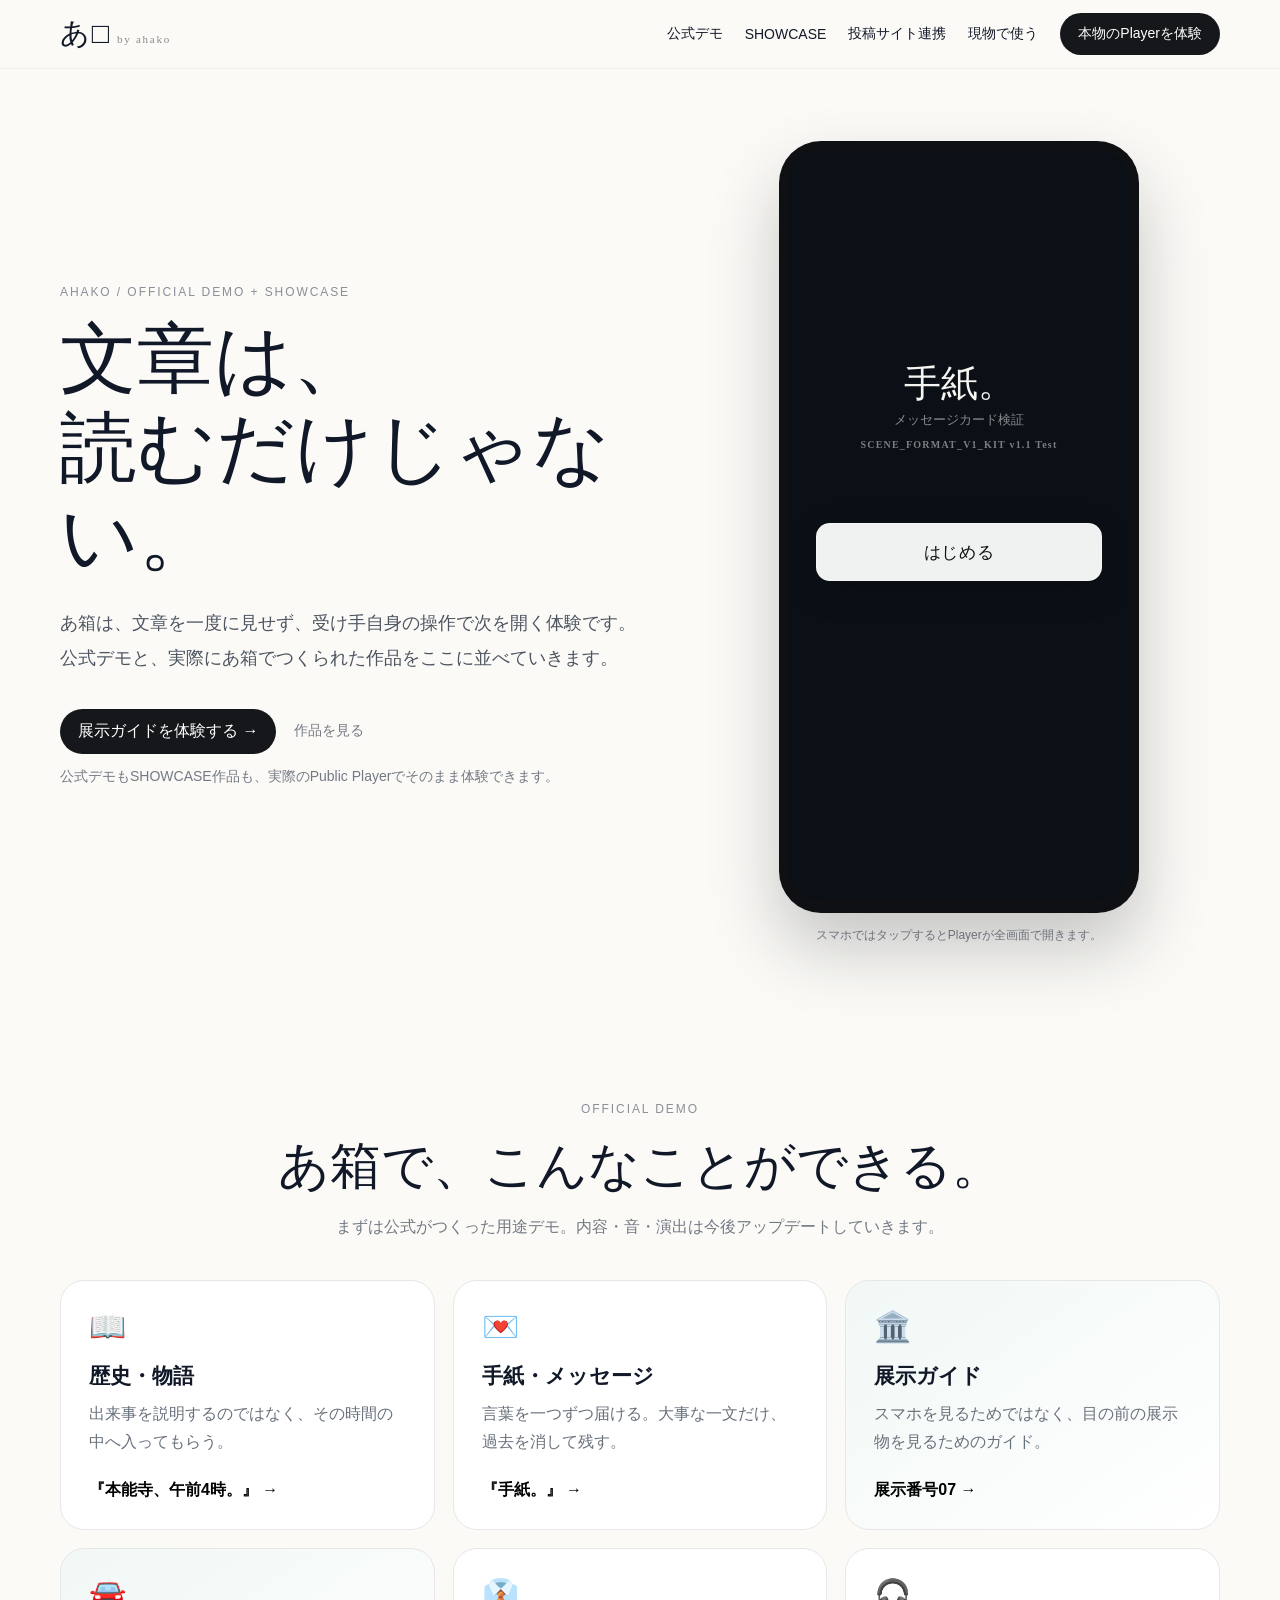
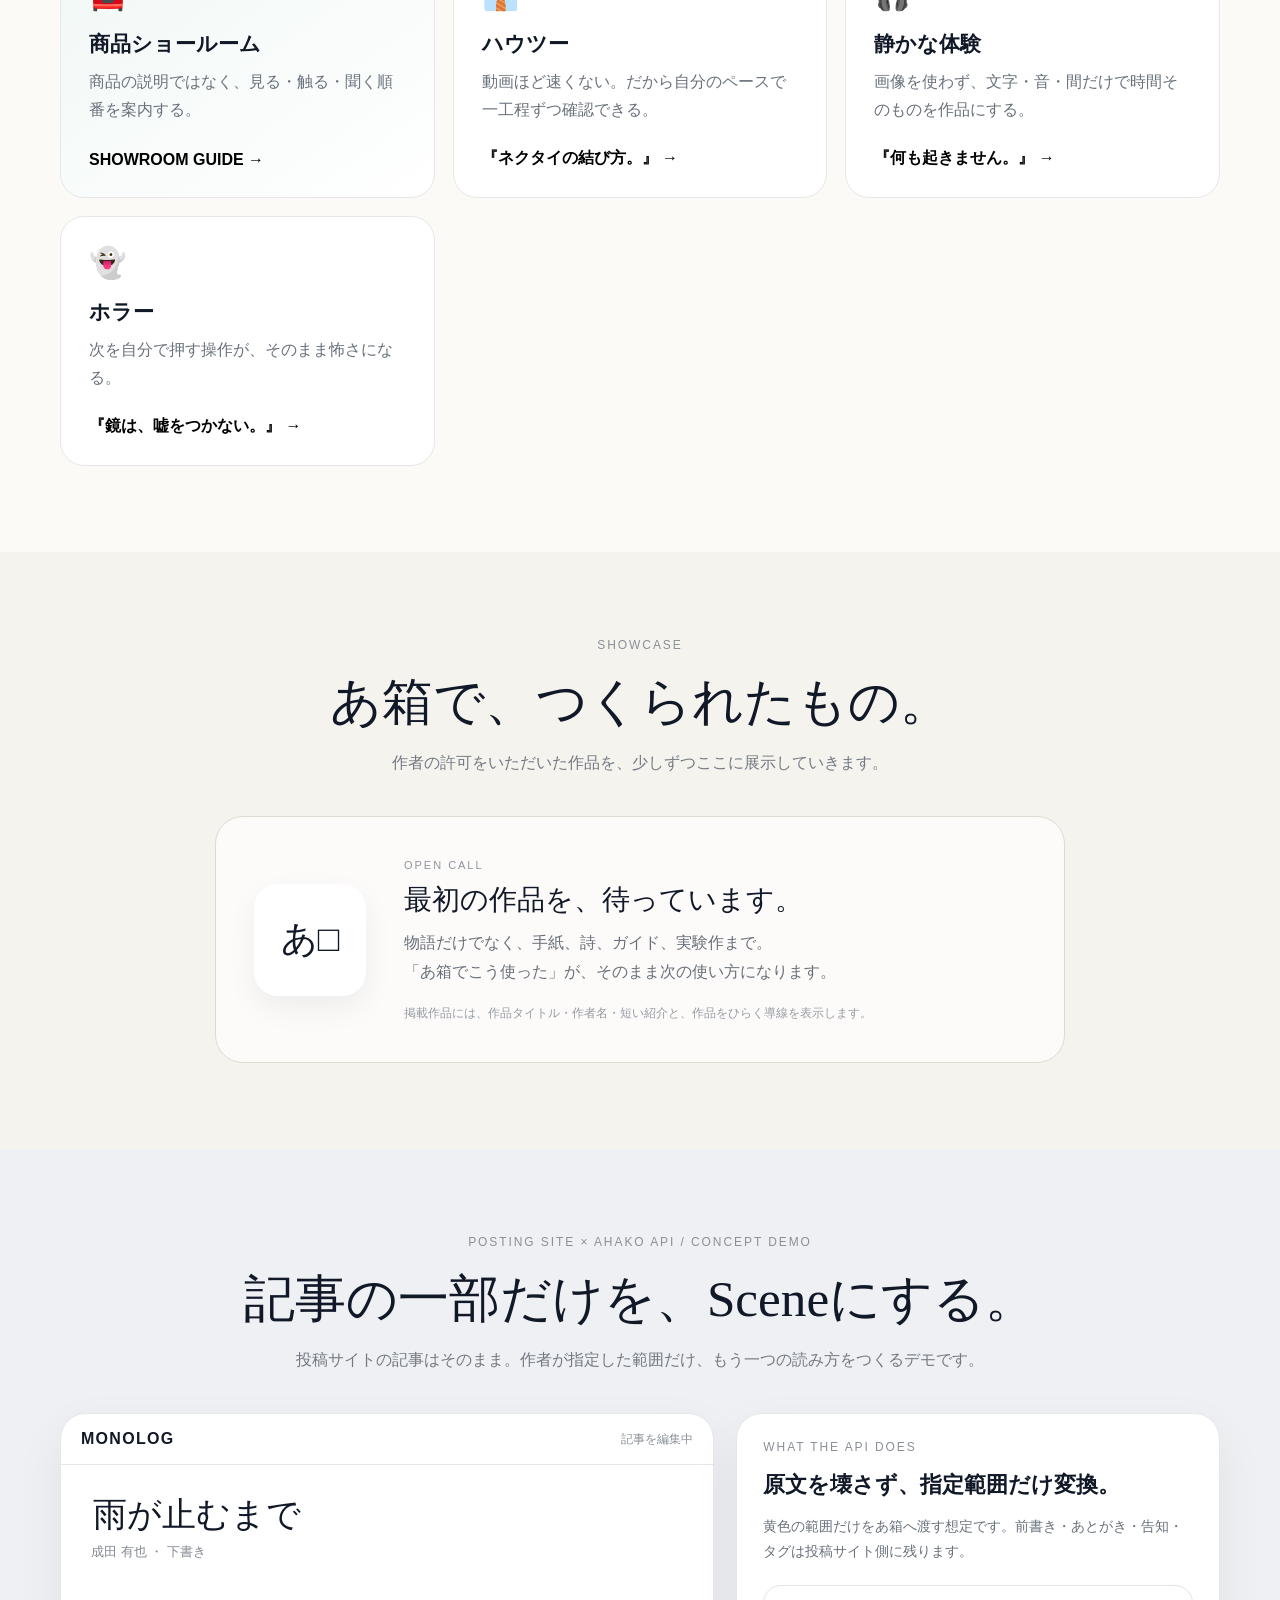
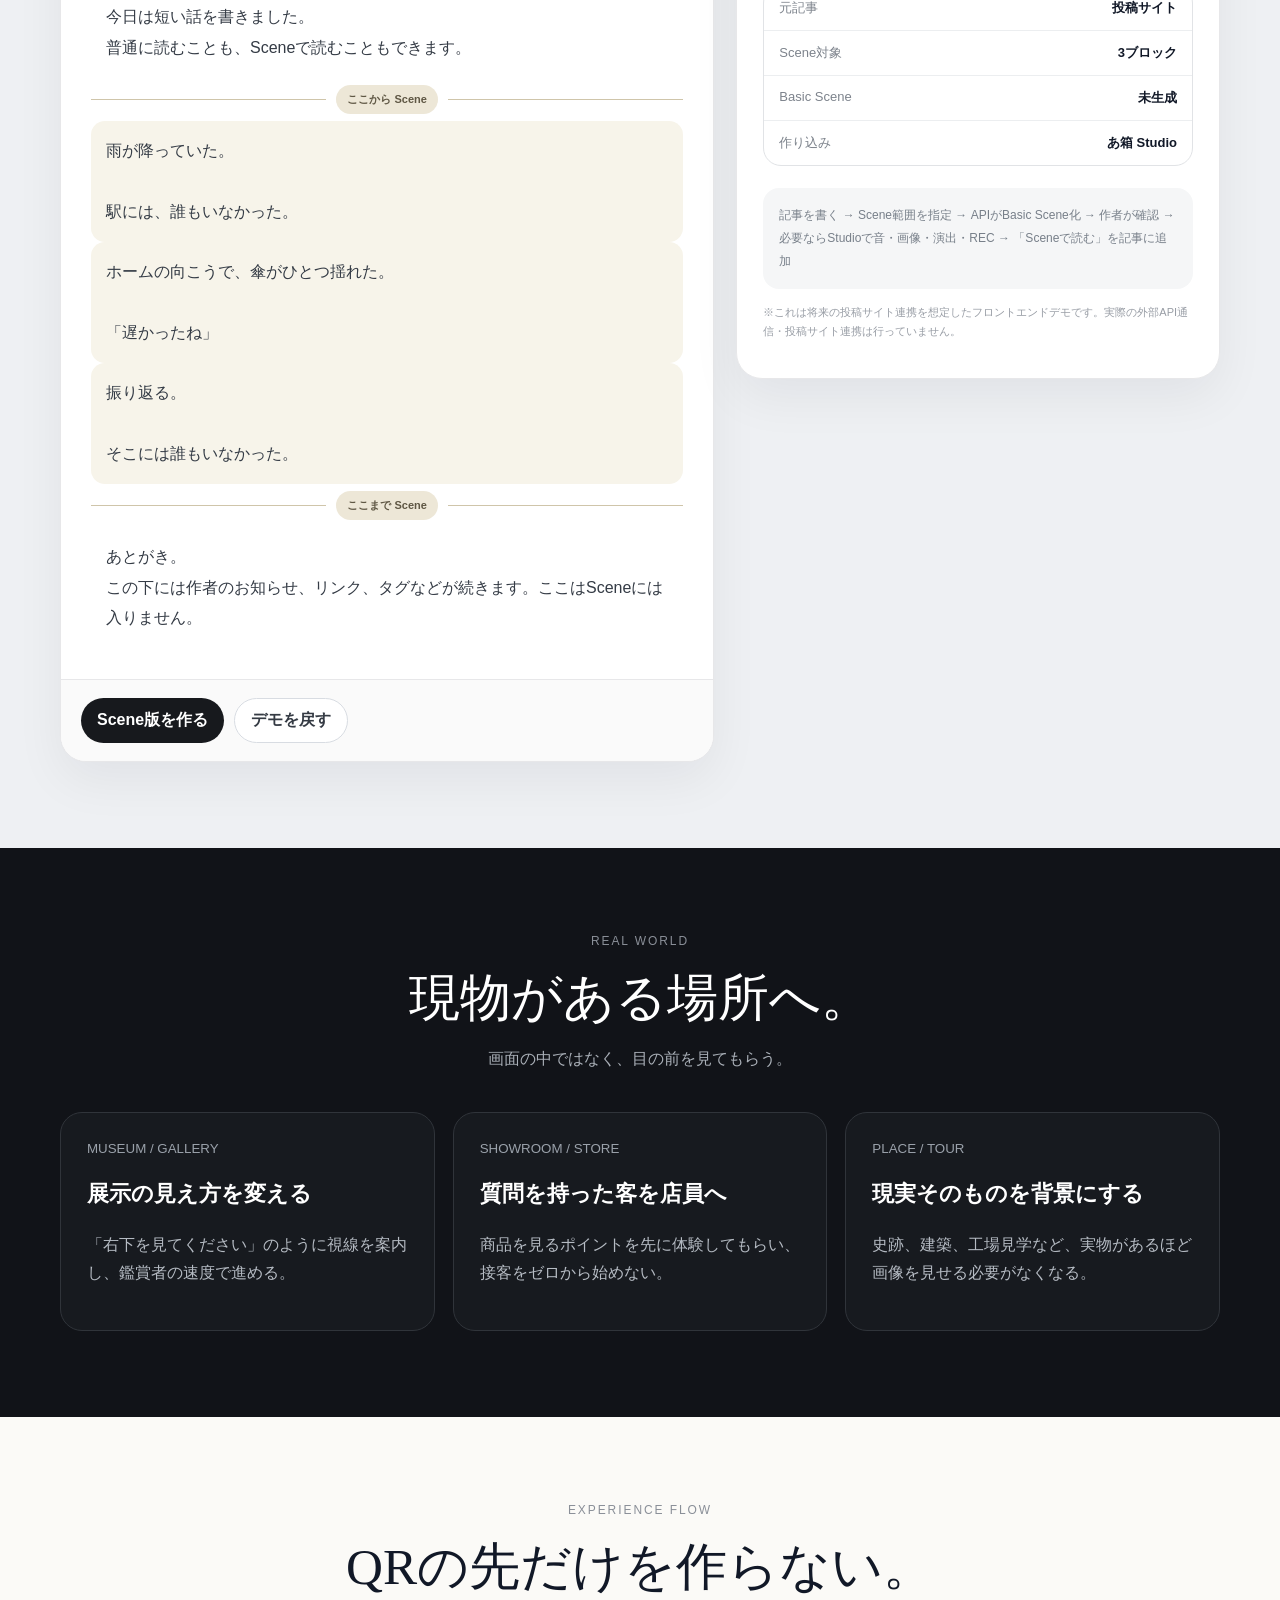
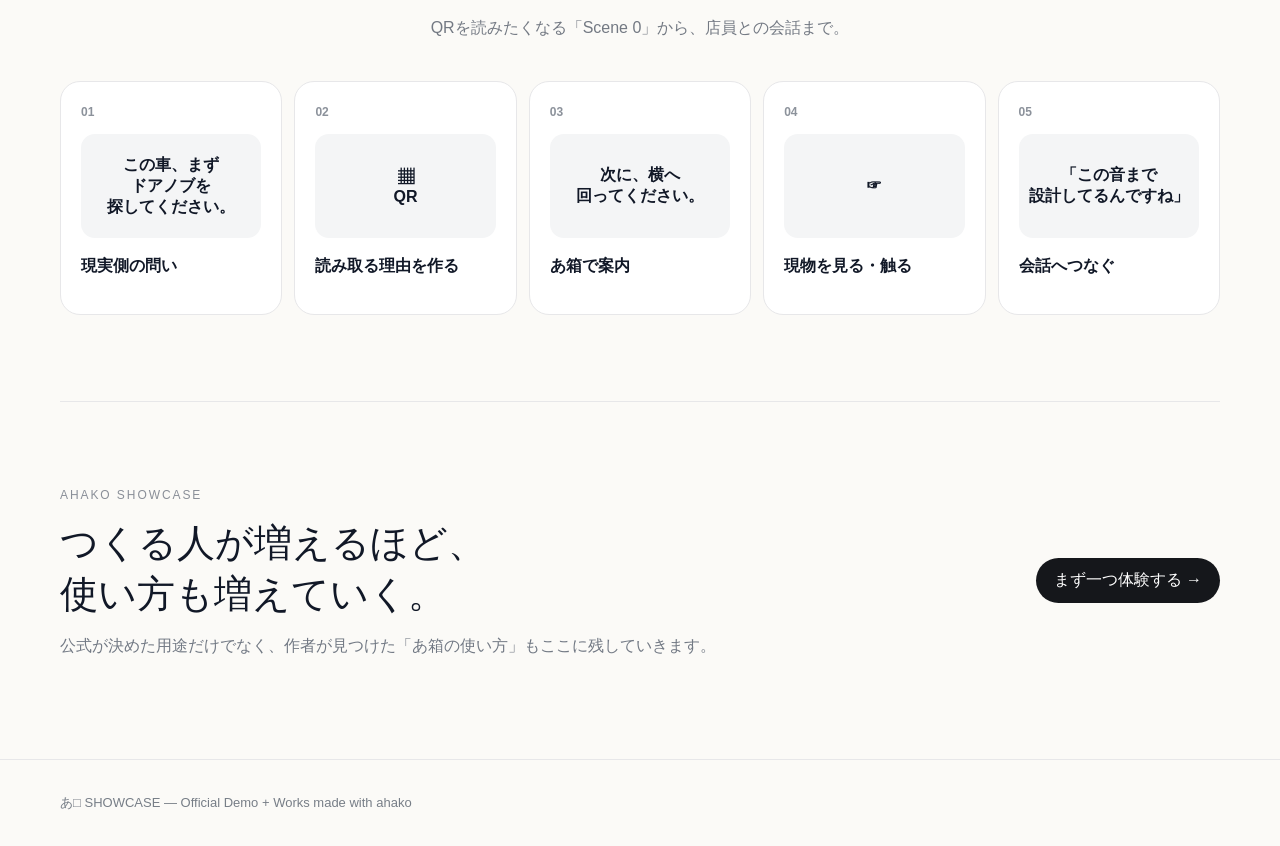
<file: index.html>
<!doctype html>
<html lang="ja">
<head>
<meta charset="utf-8">
<meta name="viewport" content="width=device-width,initial-scale=1,viewport-fit=cover">
<title>あ箱 SHOWCASE｜公式デモと、あ箱でつくられた作品。</title>
<meta name="description" content="あ箱の公式デモと、あ箱でつくられた作品を、本物のPublic Playerで体験できるSHOWCASE。">
<style>
:root{--ink:#111827;--muted:#667085;--line:#e7e7e9;--paper:#fbfaf7;--soft:#f2f4f7;--dark:#111318}
*{box-sizing:border-box}html{scroll-behavior:smooth}body{margin:0;background:var(--paper);color:var(--ink);font-family:-apple-system,BlinkMacSystemFont,"Segoe UI","Hiragino Sans","Yu Gothic",sans-serif}
a{color:inherit;text-decoration:none}button{font:inherit}.shell{width:min(1160px,calc(100% - 36px));margin:auto}
header{position:sticky;top:0;z-index:10;background:rgba(251,250,247,.9);backdrop-filter:blur(14px);border-bottom:1px solid rgba(0,0,0,.05)}header .shell{height:68px;display:flex;align-items:center;justify-content:space-between}.brand{font-family:"Yu Mincho","Hiragino Mincho ProN",serif;font-size:29px;letter-spacing:.06em}.brand small{font-family:inherit;font-size:11px;color:#8a8a8a;margin-left:6px}.nav{display:flex;gap:22px;align-items:center;font-size:14px}.pill{border:0;border-radius:999px;padding:12px 18px;background:#15171b;color:#fff;cursor:pointer}
.hero{min-height:620px;display:grid;grid-template-columns:1.05fr .95fr;align-items:center;gap:60px;padding:72px 0}.eyebrow{font-size:12px;letter-spacing:.16em;color:#8a8f98;margin-bottom:16px}.hero h1{font-family:"Yu Mincho","Hiragino Mincho ProN",serif;font-size:clamp(44px,6vw,82px);line-height:1.16;margin:0 0 24px;font-weight:500}.lead{font-size:18px;line-height:1.9;color:#4d5561;max-width:620px}.hero-actions{display:flex;gap:18px;align-items:center;margin-top:34px}.subtle{color:#737983;font-size:14px}
.phone{width:min(360px,88vw);aspect-ratio:9/19.2;border-radius:42px;background:#0e1014;padding:10px;box-shadow:0 35px 70px rgba(20,24,32,.23);margin:auto;position:relative}.phone iframe{width:100%;height:100%;border:0;border-radius:32px;background:#090b0f}.phone-scroll-shield{display:none}.phone-note{text-align:center;color:#7b818b;font-size:12px;margin-top:14px}
section{padding:86px 0}.section-head{text-align:center;margin-bottom:42px}.section-head h2{font-family:"Yu Mincho","Hiragino Mincho ProN",serif;font-size:clamp(32px,4vw,52px);font-weight:500;margin:8px 0 12px}.section-head p{color:#737983}
.grid{display:grid;grid-template-columns:repeat(3,1fr);gap:18px}.card{border:1px solid var(--line);border-radius:24px;background:#fff;padding:28px;min-height:240px;display:flex;flex-direction:column;transition:.2s transform,.2s box-shadow}.card:hover{transform:translateY(-3px);box-shadow:0 18px 36px rgba(0,0,0,.07)}.icon{font-size:30px}.card h3{font-size:21px;margin:18px 0 10px}.card p{color:#69717c;line-height:1.75;margin:0 0 24px}.open-demo{margin-top:auto;border:0;background:transparent;text-align:left;padding:0;font-weight:700;cursor:pointer}.featured{background:linear-gradient(145deg,#f1f8f6,#fff)}
.showcase{background:#f5f3ee}.showcase-empty{max-width:850px;margin:0 auto;border:1px solid #dedbd3;border-radius:28px;background:rgba(255,255,255,.72);padding:38px;display:grid;grid-template-columns:120px 1fr;gap:30px;align-items:center}.showcase-mark{width:112px;height:112px;border-radius:24px;background:#fff;display:flex;align-items:center;justify-content:center;font-family:"Yu Mincho","Hiragino Mincho ProN",serif;font-size:36px;box-shadow:0 12px 30px rgba(20,20,20,.06)}.showcase-empty small{font-size:11px;letter-spacing:.18em;color:#90949b}.showcase-empty h3{font-family:"Yu Mincho","Hiragino Mincho ProN",serif;font-size:28px;font-weight:500;margin:8px 0 10px}.showcase-empty p{color:#686f78;line-height:1.8;margin:0}.showcase-note{font-size:12px!important;color:#969ba2!important;margin-top:16px!important}
.real{background:#111318;color:#fff}.real .section-head p{color:#aab0b8}.real-grid{display:grid;grid-template-columns:repeat(3,1fr);gap:18px}.real-card{border:1px solid #30343a;border-radius:22px;padding:26px;background:#171a1f}.real-card small{color:#9aa1aa}.real-card h3{font-size:22px}.real-card p{color:#b5bbc3;line-height:1.8}
.flow{display:grid;grid-template-columns:repeat(5,1fr);gap:12px;align-items:stretch}.step{border:1px solid var(--line);background:#fff;border-radius:20px;padding:20px}.step b{font-size:12px;color:#8c929b}.step h3{font-size:16px;line-height:1.5}.step .visual{height:104px;border-radius:14px;background:#f4f5f6;display:flex;align-items:center;justify-content:center;text-align:center;margin:14px 0;font-weight:700}
.cta{display:flex;justify-content:space-between;gap:30px;align-items:center;border-top:1px solid var(--line)}.cta h2{font-family:"Yu Mincho","Hiragino Mincho ProN",serif;font-size:38px;font-weight:500;margin:0}.cta p{color:#727984}
footer{border-top:1px solid var(--line);padding:34px 0;color:#777e87;font-size:13px}
.modal{position:fixed;inset:0;z-index:100;display:none}.modal.open{display:block}.backdrop{position:absolute;inset:0;background:rgba(0,0,0,.72);backdrop-filter:blur(8px)}.panel{position:absolute;inset:3vh max(18px,calc((100vw - 980px)/2));background:#0c0e12;border-radius:26px;overflow:hidden;box-shadow:0 30px 90px rgba(0,0,0,.45)}.panel iframe{width:100%;height:100%;border:0}.close{position:absolute;z-index:2;right:14px;top:14px;width:42px;height:42px;border-radius:50%;border:1px solid rgba(255,255,255,.18);background:rgba(0,0,0,.55);color:#fff;font-size:22px;cursor:pointer}
@media(max-width:900px){.nav a{display:none}.hero{grid-template-columns:1fr;padding-top:54px;gap:44px}.grid,.real-grid{grid-template-columns:1fr 1fr}.flow{grid-template-columns:1fr 1fr}.cta{display:block}.cta .pill{margin-top:20px}.panel{inset:0;border-radius:0}}
@media(max-width:620px){.showcase-empty{grid-template-columns:1fr;padding:26px}.showcase-mark{width:82px;height:82px}.shell{width:min(100% - 24px,1160px)}header .shell{height:60px}.hero h1{font-size:47px}.lead{font-size:16px}.hero-actions{align-items:flex-start;flex-direction:column}.grid,.real-grid,.flow{grid-template-columns:1fr}.card{min-height:205px}section{padding:64px 0}}

@media (max-width: 760px){
  .phone-scroll-shield{
    display:flex;position:absolute;inset:10px;z-index:5;border:0;border-radius:32px;
    background:transparent;align-items:flex-end;justify-content:center;padding:0 0 24px;
    touch-action:pan-y;cursor:pointer;
  }
  .phone-scroll-shield span{
    display:inline-flex;align-items:center;justify-content:center;padding:12px 18px;border-radius:999px;
    background:rgba(17,19,24,.88);color:#fff;font:700 13px/1.2 system-ui,-apple-system,sans-serif;
    box-shadow:0 6px 22px rgba(0,0,0,.18);pointer-events:none;
  }
  .phone iframe{pointer-events:none}
}

/* Posting-site integration demo */
.api-demo{background:#eef0f3}.api-shell{display:grid;grid-template-columns:minmax(0,1.15fr) minmax(300px,.85fr);gap:22px;align-items:start}.post-ui,.api-side{background:#fff;border:1px solid var(--line);border-radius:26px;box-shadow:0 18px 50px rgba(17,24,39,.06)}.post-ui{overflow:hidden}.post-top{padding:16px 20px;border-bottom:1px solid var(--line);display:flex;align-items:center;justify-content:space-between}.fake-brand{font-weight:800;letter-spacing:.08em}.fake-state{font-size:12px;color:#8b919a}.post-body{padding:30px}.post-title{font-family:"Yu Mincho","Hiragino Mincho ProN",serif;font-size:34px;border:0;width:100%;outline:none;background:transparent;color:var(--ink);margin-bottom:8px}.post-meta{font-size:13px;color:#858b94;margin-bottom:26px}.article-block{position:relative;padding:14px 14px;border-radius:14px;line-height:1.9;color:#343b45;border:1px solid transparent;transition:.15s}.article-block[contenteditable="true"]:focus{outline:none;border-color:#cfd4db;background:#fafafa}.article-block.scene-target{background:#f7f4ea}.scene-boundary{display:flex;align-items:center;gap:10px;margin:7px 0;color:#81755b;font-size:11px;font-weight:800;letter-spacing:.08em}.scene-boundary:before,.scene-boundary:after{content:"";height:1px;background:#cfc5aa;flex:1}.scene-boundary button{border:0;background:#ede7d7;color:#5f5744;border-radius:999px;padding:7px 11px;font-size:11px;font-weight:800;cursor:pointer}.post-actions{display:flex;gap:10px;flex-wrap:wrap;padding:18px 20px;border-top:1px solid var(--line);background:#fafafa}.ghost-btn,.scene-btn{border-radius:999px;padding:11px 16px;cursor:pointer;font-weight:750}.ghost-btn{border:1px solid #d8dce2;background:#fff;color:#343a43}.scene-btn{border:0;background:#17191d;color:#fff}.api-side{padding:26px;position:sticky;top:90px}.api-side h3{margin:0 0 8px;font-size:22px}.api-side p{color:#69717c;line-height:1.75;font-size:14px}.api-status{margin:22px 0;border:1px solid #e1e3e6;border-radius:18px;overflow:hidden}.api-row{padding:13px 15px;display:flex;justify-content:space-between;gap:15px;border-bottom:1px solid #eceef0;font-size:13px}.api-row:last-child{border:0}.api-row span{color:#7d838c}.api-row b{font-size:13px}.mini-flow{font-size:12px;line-height:1.9;color:#777f89;background:#f5f6f7;border-radius:16px;padding:16px}.reader-switch{display:none;margin-top:18px;padding:18px;border-radius:18px;background:#f7f7f7}.reader-switch.show{display:block}.reader-switch strong{display:block;margin-bottom:10px}.reader-switch .switches{display:flex;gap:8px}.reader-switch button{flex:1;border:1px solid #d6dae0;background:#fff;border-radius:12px;padding:12px;cursor:pointer;font-weight:700}.reader-switch button.active{background:#17191d;color:#fff;border-color:#17191d}.normal-preview{display:none;margin-top:12px;border-left:3px solid #d4d7dc;padding:10px 14px;color:#555d67;line-height:1.8;font-size:14px}.normal-preview.show{display:block}.api-note{margin-top:14px;font-size:11px!important;color:#989da5!important}.api-player-panel{position:absolute;inset:3vh max(18px,calc((100vw - 980px)/2));background:#0c0e12;border-radius:26px;overflow:hidden;box-shadow:0 30px 90px rgba(0,0,0,.45)}.api-player-panel iframe{width:100%;height:100%;border:0}
@media(max-width:900px){.api-shell{grid-template-columns:1fr}.api-side{position:static}.api-player-panel{inset:0;border-radius:0}}
@media(max-width:620px){.post-body{padding:22px 15px}.post-title{font-size:28px}.article-block{padding:12px 8px}.post-actions{padding:14px}.api-side{padding:22px}}

</style>
</head>
<body>
<header><div class="shell"><a class="brand" href="#top">あ□<small>by ahako</small></a><nav class="nav"><a href="#official">公式デモ</a><a href="#showcase">SHOWCASE</a><a href="#api-demo">投稿サイト連携</a><a href="#real">現物で使う</a><button class="pill" data-demo="exhibit">本物のPlayerを体験</button></nav></div></header>
<main id="top">
<section class="hero shell">
<div><div class="eyebrow">AHAKO / OFFICIAL DEMO + SHOWCASE</div><h1>文章は、<br>読むだけじゃない。</h1><p class="lead">あ箱は、文章を一度に見せず、受け手自身の操作で次を開く体験です。公式デモと、実際にあ箱でつくられた作品をここに並べていきます。</p><div class="hero-actions"><button class="pill" data-demo="exhibit">展示ガイドを体験する →</button><a class="subtle" href="#showcase">作品を見る</a></div><p class="subtle">公式デモもSHOWCASE作品も、実際のPublic Playerでそのまま体験できます。</p></div>
<div><div class="phone"><iframe title="あ箱 Public Player デモ" src="./player/index.html?src=../works/demo-letter/scene.json" loading="eager"></iframe><button class="phone-scroll-shield" type="button" data-demo="letter" aria-label="手紙のPlayerを体験"><span>タップして体験する</span></button></div><div class="phone-note">スマホではタップするとPlayerが全画面で開きます。</div></div>
</section>
<section id="official"><div class="shell"><div class="section-head"><div class="eyebrow">OFFICIAL DEMO</div><h2>あ箱で、こんなことができる。</h2><p>まずは公式がつくった用途デモ。内容・音・演出は今後アップデートしていきます。</p></div><div class="grid">
<article class="card"><div class="icon">📖</div><h3>歴史・物語</h3><p>出来事を説明するのではなく、その時間の中へ入ってもらう。</p><button class="open-demo" data-demo="story">『本能寺、午前4時。』 →</button></article>
<article class="card"><div class="icon">💌</div><h3>手紙・メッセージ</h3><p>言葉を一つずつ届ける。大事な一文だけ、過去を消して残す。</p><button class="open-demo" data-demo="letter">『手紙。』 →</button></article>
<article class="card featured"><div class="icon">🏛️</div><h3>展示ガイド</h3><p>スマホを見るためではなく、目の前の展示物を見るためのガイド。</p><button class="open-demo" data-demo="exhibit">展示番号07 →</button></article>
<article class="card featured"><div class="icon">🚘</div><h3>商品ショールーム</h3><p>商品の説明ではなく、見る・触る・聞く順番を案内する。</p><button class="open-demo" data-demo="showroom">SHOWROOM GUIDE →</button></article>
<article class="card"><div class="icon">👔</div><h3>ハウツー</h3><p>動画ほど速くない。だから自分のペースで一工程ずつ確認できる。</p><button class="open-demo" data-demo="howto">『ネクタイの結び方。』 →</button></article>
<article class="card"><div class="icon">🎧</div><h3>静かな体験</h3><p>画像を使わず、文字・音・間だけで時間そのものを作品にする。</p><button class="open-demo" data-demo="silence">『何も起きません。』 →</button></article>
<article class="card"><div class="icon">👻</div><h3>ホラー</h3><p>次を自分で押す操作が、そのまま怖さになる。</p><button class="open-demo" data-demo="horror">『鏡は、嘘をつかない。』 →</button></article>
</div></div></section>
<section id="showcase" class="showcase"><div class="shell"><div class="section-head"><div class="eyebrow">SHOWCASE</div><h2>あ箱で、つくられたもの。</h2><p>作者の許可をいただいた作品を、少しずつここに展示していきます。</p></div><div class="showcase-empty"><div class="showcase-mark">あ□</div><div><small>OPEN CALL</small><h3>最初の作品を、待っています。</h3><p>物語だけでなく、手紙、詩、ガイド、実験作まで。<br>「あ箱でこう使った」が、そのまま次の使い方になります。</p><p class="showcase-note">掲載作品には、作品タイトル・作者名・短い紹介と、作品をひらく導線を表示します。</p></div></div></div></section>

<section id="api-demo" class="api-demo"><div class="shell"><div class="section-head"><div class="eyebrow">POSTING SITE × AHAKO API / CONCEPT DEMO</div><h2>記事の一部だけを、Sceneにする。</h2><p>投稿サイトの記事はそのまま。作者が指定した範囲だけ、もう一つの読み方をつくるデモです。</p></div><div class="api-shell">
<div class="post-ui"><div class="post-top"><div class="fake-brand">MONOLOG</div><div class="fake-state">記事を編集中</div></div><div class="post-body"><input id="demoPostTitle" class="post-title" value="雨が止むまで"><div class="post-meta">成田 有也 ・ 下書き</div>
<div class="article-block" contenteditable="true">今日は短い話を書きました。<br>普通に読むことも、Sceneで読むこともできます。</div>
<div class="scene-boundary"><button type="button" data-boundary="start">ここから Scene</button></div>
<div id="sceneBlock1" class="article-block scene-target" contenteditable="true">雨が降っていた。<br><br>駅には、誰もいなかった。</div>
<div id="sceneBlock2" class="article-block scene-target" contenteditable="true">ホームの向こうで、傘がひとつ揺れた。<br><br>「遅かったね」</div>
<div id="sceneBlock3" class="article-block scene-target" contenteditable="true">振り返る。<br><br>そこには誰もいなかった。</div>
<div class="scene-boundary"><button type="button" data-boundary="end">ここまで Scene</button></div>
<div class="article-block" contenteditable="true">あとがき。<br>この下には作者のお知らせ、リンク、タグなどが続きます。ここはSceneには入りません。</div>
</div><div class="post-actions"><button id="generateScene" class="scene-btn" type="button">Scene版を作る</button><button id="resetDemo" class="ghost-btn" type="button">デモを戻す</button></div></div>
<aside class="api-side"><div class="eyebrow">WHAT THE API DOES</div><h3>原文を壊さず、指定範囲だけ変換。</h3><p>黄色の範囲だけをあ箱へ渡す想定です。前書き・あとがき・告知・タグは投稿サイト側に残ります。</p><div class="api-status"><div class="api-row"><span>元記事</span><b>投稿サイト</b></div><div class="api-row"><span>Scene対象</span><b id="rangeStatus">3ブロック</b></div><div class="api-row"><span>Basic Scene</span><b id="sceneCount">未生成</b></div><div class="api-row"><span>作り込み</span><b>あ箱 Studio</b></div></div><div class="mini-flow">記事を書く → Scene範囲を指定 → APIがBasic Scene化 → 作者が確認 → 必要ならStudioで音・画像・演出・REC → 「Sceneで読む」を記事に追加</div><div id="readerSwitch" class="reader-switch"><strong>公開後、読者にはこう見える</strong><div class="switches"><button id="normalRead" type="button">通常で読む</button><button id="sceneRead" type="button" class="active">▶ Sceneで読む</button></div><div id="normalPreview" class="normal-preview"></div></div><p class="api-note">※これは将来の投稿サイト連携を想定したフロントエンドデモです。実際の外部API通信・投稿サイト連携は行っていません。</p></aside>
</div></div></section>

<section class="real" id="real"><div class="shell"><div class="section-head"><div class="eyebrow">REAL WORLD</div><h2>現物がある場所へ。</h2><p>画面の中ではなく、目の前を見てもらう。</p></div><div class="real-grid"><article class="real-card"><small>MUSEUM / GALLERY</small><h3>展示の見え方を変える</h3><p>「右下を見てください」のように視線を案内し、鑑賞者の速度で進める。</p></article><article class="real-card"><small>SHOWROOM / STORE</small><h3>質問を持った客を店員へ</h3><p>商品を見るポイントを先に体験してもらい、接客をゼロから始めない。</p></article><article class="real-card"><small>PLACE / TOUR</small><h3>現実そのものを背景にする</h3><p>史跡、建築、工場見学など、実物があるほど画像を見せる必要がなくなる。</p></article></div></div></section>
<section id="flow"><div class="shell"><div class="section-head"><div class="eyebrow">EXPERIENCE FLOW</div><h2>QRの先だけを作らない。</h2><p>QRを読みたくなる「Scene 0」から、店員との会話まで。</p></div><div class="flow"><div class="step"><b>01</b><div class="visual">この車、まず<br>ドアノブを<br>探してください。</div><h3>現実側の問い</h3></div><div class="step"><b>02</b><div class="visual">▦<br>QR</div><h3>読み取る理由を作る</h3></div><div class="step"><b>03</b><div class="visual">次に、横へ<br>回ってください。</div><h3>あ箱で案内</h3></div><div class="step"><b>04</b><div class="visual">☞</div><h3>現物を見る・触る</h3></div><div class="step"><b>05</b><div class="visual">「この音まで<br>設計してるんですね」</div><h3>会話へつなぐ</h3></div></div></div></section>
<section class="cta shell"><div><div class="eyebrow">AHAKO SHOWCASE</div><h2>つくる人が増えるほど、<br>使い方も増えていく。</h2><p>公式が決めた用途だけでなく、作者が見つけた「あ箱の使い方」もここに残していきます。</p></div><button class="pill" data-demo="letter">まず一つ体験する →</button></section>
</main>
<footer><div class="shell">あ□ SHOWCASE — Official Demo + Works made with ahako</div></footer>
<div class="modal" id="modal" aria-hidden="true"><div class="backdrop" id="backdrop"></div><div class="panel"><button class="close" id="close" aria-label="閉じる">×</button><iframe id="demoFrame" title="あ箱 デモ"></iframe></div></div>
<script>
const sources={story:'../works/demo-story/scene.json',letter:'../works/demo-letter/scene.json',exhibit:'../works/demo-exhibit/scene.json',showroom:'../works/demo-showroom/scene.json',howto:'../works/demo-howto/scene.json',silence:'../works/demo-silence/scene.json',horror:'../works/demo-horror/scene.json'};
const modal=document.getElementById('modal'),frame=document.getElementById('demoFrame');
function openDemo(key){frame.src='./player/index.html?src='+encodeURIComponent(sources[key]);modal.classList.add('open');modal.setAttribute('aria-hidden','false');document.body.style.overflow='hidden'}
function closeDemo(){modal.classList.remove('open');modal.setAttribute('aria-hidden','true');frame.src='about:blank';document.body.style.overflow=''}
document.querySelectorAll('[data-demo]').forEach(b=>b.addEventListener('click',()=>openDemo(b.dataset.demo)));
document.getElementById('close').addEventListener('click',closeDemo);document.getElementById('backdrop').addEventListener('click',closeDemo);addEventListener('keydown',e=>{if(e.key==='Escape')closeDemo()});
</script>
<div class="modal" id="apiPlayerModal" aria-hidden="true"><div class="backdrop" id="apiPlayerBackdrop"></div><div class="api-player-panel"><button class="close" id="apiPlayerClose" aria-label="閉じる">×</button><iframe id="apiPlayerFrame" title="Basic Scene Player"></iframe></div></div>
<script src="./japanese-splitter.js"></script><script src="./english-splitter.js"></script><script src="./scene-text-splitter.js"></script>
<script>
(()=>{
 const initialBlocks=[...document.querySelectorAll('.article-block')].map(n=>n.innerHTML);
 const title=document.getElementById('demoPostTitle'), count=document.getElementById('sceneCount'), sw=document.getElementById('readerSwitch'), normal=document.getElementById('normalPreview');
 const apiModal=document.getElementById('apiPlayerModal'), apiFrame=document.getElementById('apiPlayerFrame'); let sceneUrl=null, generatedDoc=null;
 function targetText(){return [...document.querySelectorAll('.scene-target')].map(n=>n.innerText.trim()).filter(Boolean).join('\n\n')}
 function makeDoc(){
   const text=targetText(); let chunks=[];
   try{chunks=window.SceneTextSplitter.split(text,{language:'ja'});}catch(e){chunks=text.split(/\n\n+/).filter(Boolean)}
   const scenes=chunks.map((t,i)=>({id:'s'+String(i+1).padStart(3,'0'),type:'text',text:t,pause:3000,presentation:{display:i===0?'solo':'stack',view:'world',effect:'fade',effectTiming:{duration:.55,delay:.02},text:{color:'#f3f1eb',size:'large',fontFamily:'serif',shadow:'none',lineHeight:1.8,letterSpacing:.02,sideMargin:12,opacity:1,align:'left'}}}));
   return {format:'scene-format',version:'1.0',id:'posting-site-basic-demo',language:'ja',title:title.value||'無題',author:'投稿サイト連携デモ',theme:'dark',appearance:{cinemaTone:'dark',typography:{fontFamily:'serif'}},metadata:{subtitle:'Basic Scene / API Concept Demo',description:'指定範囲から自動生成されたBasic Scene'},player:{navigation:{allowPrevious:true}},ending:{label:'通常の記事へ戻れます。',coverButton:{kicker:'REPLAY',label:'もう一度読む'}},scenes};
 }
 function openScene(){if(!generatedDoc) generatedDoc=makeDoc(); if(sceneUrl)URL.revokeObjectURL(sceneUrl);sceneUrl=URL.createObjectURL(new Blob([JSON.stringify(generatedDoc)],{type:'application/json'}));apiFrame.src='./player/index.html?src='+encodeURIComponent(sceneUrl);apiModal.classList.add('open');apiModal.setAttribute('aria-hidden','false');document.body.style.overflow='hidden'}
 document.getElementById('generateScene').addEventListener('click',()=>{generatedDoc=makeDoc();count.textContent=generatedDoc.scenes.length+' Scene';sw.classList.add('show');normal.classList.remove('show');document.getElementById('normalRead').classList.remove('active');document.getElementById('sceneRead').classList.add('active');setTimeout(openScene,120)});
 document.getElementById('sceneRead').addEventListener('click',()=>{document.getElementById('normalRead').classList.remove('active');document.getElementById('sceneRead').classList.add('active');normal.classList.remove('show');openScene()});
 document.getElementById('normalRead').addEventListener('click',()=>{document.getElementById('sceneRead').classList.remove('active');document.getElementById('normalRead').classList.add('active');normal.textContent=[...document.querySelectorAll('.article-block')].map(n=>n.innerText.trim()).filter(Boolean).join('\n\n');normal.classList.add('show')});
 function closeApi(){apiModal.classList.remove('open');apiModal.setAttribute('aria-hidden','true');apiFrame.src='about:blank';document.body.style.overflow=''}
 document.getElementById('apiPlayerClose').addEventListener('click',closeApi);document.getElementById('apiPlayerBackdrop').addEventListener('click',closeApi);
 document.getElementById('resetDemo').addEventListener('click',()=>{document.querySelectorAll('.article-block').forEach((n,i)=>n.innerHTML=initialBlocks[i]);title.value='雨が止むまで';count.textContent='未生成';sw.classList.remove('show');normal.classList.remove('show');generatedDoc=null});
})();
</script>
</body></html>
</file>
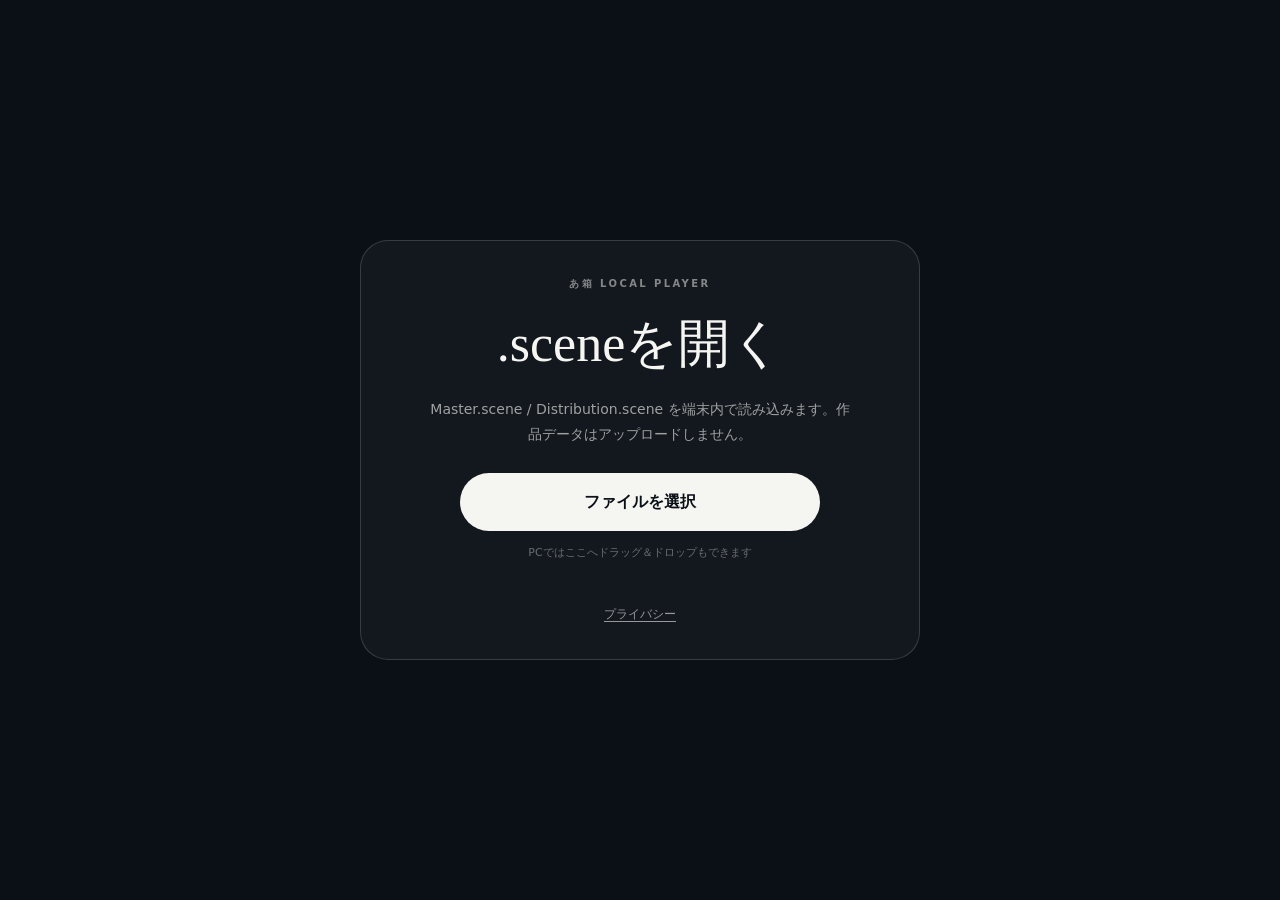
<file: local_player/index.html>
<!doctype html>
<html lang="ja">
<head>
  <meta charset="utf-8">
  <meta name="viewport" content="width=device-width,initial-scale=1,viewport-fit=cover">
  <meta name="theme-color" content="#0b1016">
  <title>あ箱 Local Player</title>
  <link rel="stylesheet" href="./scene-player-core.css?v=chat-test-v08">
  <link rel="stylesheet" href="./public-player.css?v=chat-test-v08">
  <link rel="stylesheet" href="./local-loader.css?v=61">
  <script>window.__AHAKO_LOCAL_PLAYER__ = true;</script>
</head>
<body>
  <section id="localLauncher" class="local-launcher">
    <div id="localDropZone" class="local-launcher-card" tabindex="0" role="button" aria-label=".sceneを開く">
      <small>あ箱 LOCAL PLAYER</small>
      <h1>.sceneを開く</h1>
      <p>Master.scene / Distribution.scene を端末内で読み込みます。作品データはアップロードしません。</p>
      <button id="localOpenButton" type="button">ファイルを選択</button>
      <span>PCではここへドラッグ＆ドロップもできます</span>
      <input id="localFileInput" type="file" hidden>
      <p id="localStatus" class="local-status" aria-live="polite"></p>
      <a class="local-privacy-link" href="https://yuya-narita.github.io/scene/privacy/" target="_blank" rel="noopener noreferrer">プライバシー</a>
    </div>
  </section>

  <button id="localBackButton" class="local-back-button" type="button" hidden aria-label="ファイル選択に戻る">‹ <span>選択</span></button>

  <section id="publicIntro" class="public-intro" hidden>
    <div id="publicIntroCover" class="public-intro-cover"></div>
    <div id="publicIntroCoverDim" class="public-intro-cover-dim"></div>
    <div class="public-intro-frame">
      <div class="public-intro-copy">
        <div class="public-work-block">
          <img id="publicIntroLogo" class="public-logo" alt="" hidden>
          <h1 id="publicIntroTitle" class="public-title">Scene</h1>
          <p id="publicIntroDescription" class="public-description"></p>
          <p id="publicIntroAuthor" class="public-author"></p>
        </div>
        <div class="public-episode-block">
          <p id="publicIntroEpisode" class="public-episode" hidden></p>
          <p id="publicIntroEpisodeTitle" class="public-episode-title" hidden></p>
        </div>
      </div>
      <div class="public-intro-actions">
        <button id="publicStart" class="public-primary" type="button">はじめる</button>
        <button id="publicContinue" class="public-secondary" type="button" hidden>途中から</button>
      </div>
    </div>
  </section>

  <div id="publicOpening" class="public-opening" hidden>
    <div id="publicOpeningImage" class="public-opening-image"></div>
    <div id="publicOpeningDim" class="public-opening-dim"></div>
  </div>

  <div id="scenePlayer" class="public-player" hidden></div>

  <section id="publicEnding" class="public-ending" hidden>
    <div class="public-ending-inner">
      <p id="publicEndingLabel" class="public-ending-label" hidden></p>

      <div id="publicEndingActions" class="public-ending-actions public-ending-three">
        <a id="publicEndingLeft" class="public-ending-box" hidden><small></small><strong></strong></a>
        <button id="publicEndingCover" class="public-ending-box public-ending-cover" type="button"><small>COVER</small><strong>表紙に戻る</strong></button>
        <a id="publicEndingRight" class="public-ending-box" hidden><small></small><strong></strong></a>
      </div>
<button id="publicRestart" class="public-reread" type="button">
        もう一度読む
      </button>
      <section id="publicJourney" class="public-journey" hidden aria-live="polite" role="button" tabindex="0" aria-label="次の一人へ">
        <small>この一冊の旅</small>
        <strong id="publicJourneyMessage"></strong>
        <div id="publicJourneyPath" class="public-journey-path" aria-hidden="true"></div>
        <p id="publicJourneyPrompt">面白かったら、次の一人へ。</p>
      </section>
      <button id="publicRelay" class="public-relay" type="button" hidden aria-hidden="true">次の一人へ</button>
    </div>
  </section>

  <section id="publicError" class="public-error" hidden>
    <div class="public-error-card">
      <strong id="publicErrorTitle">Sceneを開けませんでした</strong>
      <p id="publicErrorMessage"></p>
      <button id="publicRetry" type="button">もう一度読み込む</button>
    </div>
  </section>


  <button id="publicReportButton" class="public-report-trigger" type="button">この作品について報告</button>

  <dialog id="publicReportDialog" class="public-report-dialog">
    <form method="dialog" class="public-report-card">
      <button id="publicReportClose" class="public-report-close" type="button" aria-label="閉じる">×</button>
      <small>REPORT</small>
      <h2>この作品について報告</h2>
      <fieldset class="public-report-section">
        <legend>報告理由</legend>
        <label><input type="radio" name="reportReason" value="unauthorized" checked> 自分の作品が無断で使用されている</label>
        <label><input type="radio" name="reportReason" value="copyright"> 第三者の著作物・権利侵害と思われる</label>
        <label><input type="radio" name="reportReason" value="other"> その他</label>
      </fieldset>
      <label class="public-report-field">
        <span>問題のある箇所 <b>必須</b></span>
        <select id="publicReportSubject">
          <option value="text">本文・文章</option>
          <option value="cover">表紙</option>
          <option value="image">背景・画像</option>
          <option value="audio">BGM・SE・音声</option>
          <option value="other">その他</option>
        </select>
      </label>
      <label class="public-report-field" id="publicReportEvidenceWrap">
        <span>元作品・権利を確認できるURL <b id="publicReportEvidenceRequired">必須</b></span>
        <input id="publicReportEvidenceUrl" type="url" inputmode="url" autocomplete="url" placeholder="https://note.com/...">
        <small>元作品の掲載ページなど、運営が比較できるURLを入力してください。</small>
      </label>
      <label class="public-report-field">
        <span>詳しい内容 <b>必須</b></span>
        <textarea id="publicReportDetails" rows="4" maxlength="1200" placeholder="例：上記URLで公開している本文が、そのまま使用されています。"></textarea>
      </label>
      <label class="public-report-field">
        <span>連絡先メール <b id="publicReportContactRequired">必須</b></span>
        <input id="publicReportContact" type="email" inputmode="email" autocomplete="email" placeholder="name@example.com">
        <small id="publicReportContactHint">確認が必要な場合に運営から連絡するために使用します。</small>
      </label>
      <label class="public-report-confirm"><input id="publicReportConfirm" type="checkbox"> <span>この報告内容が正確であることを確認します。</span></label>
      <div class="public-report-meta"><span>workId</span><code id="publicReportWorkId">-</code><span>対象URL</span><code id="publicReportUrl">-</code></div>
      <p id="publicReportStatus" class="public-report-status">根拠を確認できる情報と一緒に運営へ送信します。</p>
      <button id="publicReportCopy" type="button" class="public-report-copy">運営に申立てを送る</button>
    </form>
  </dialog>

  <script src="./scene-player-core.js?v=local-current"></script>
  <script src="./public-player.js?v=61"></script>
  <script src="./local-loader.js?v=63-4-url-relay-e2e-entry"></script>
</body>
</html>
</file>
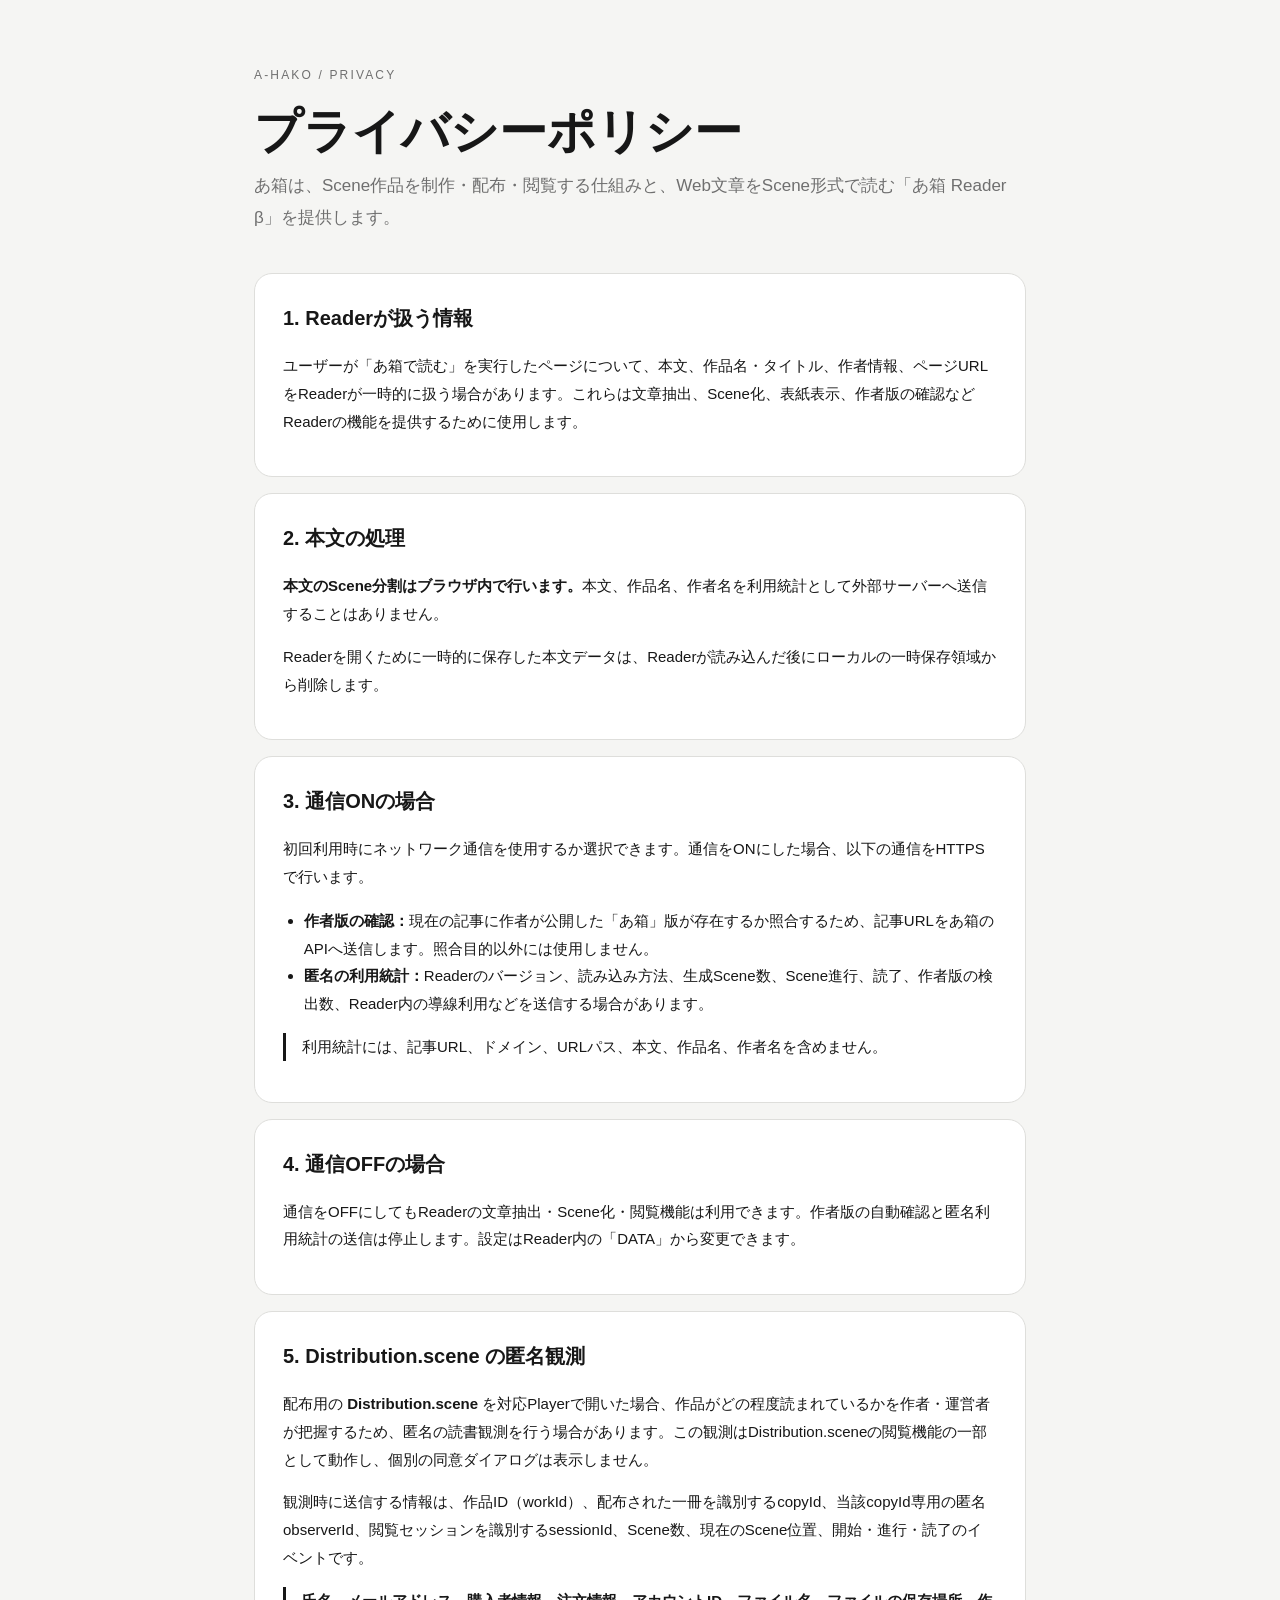
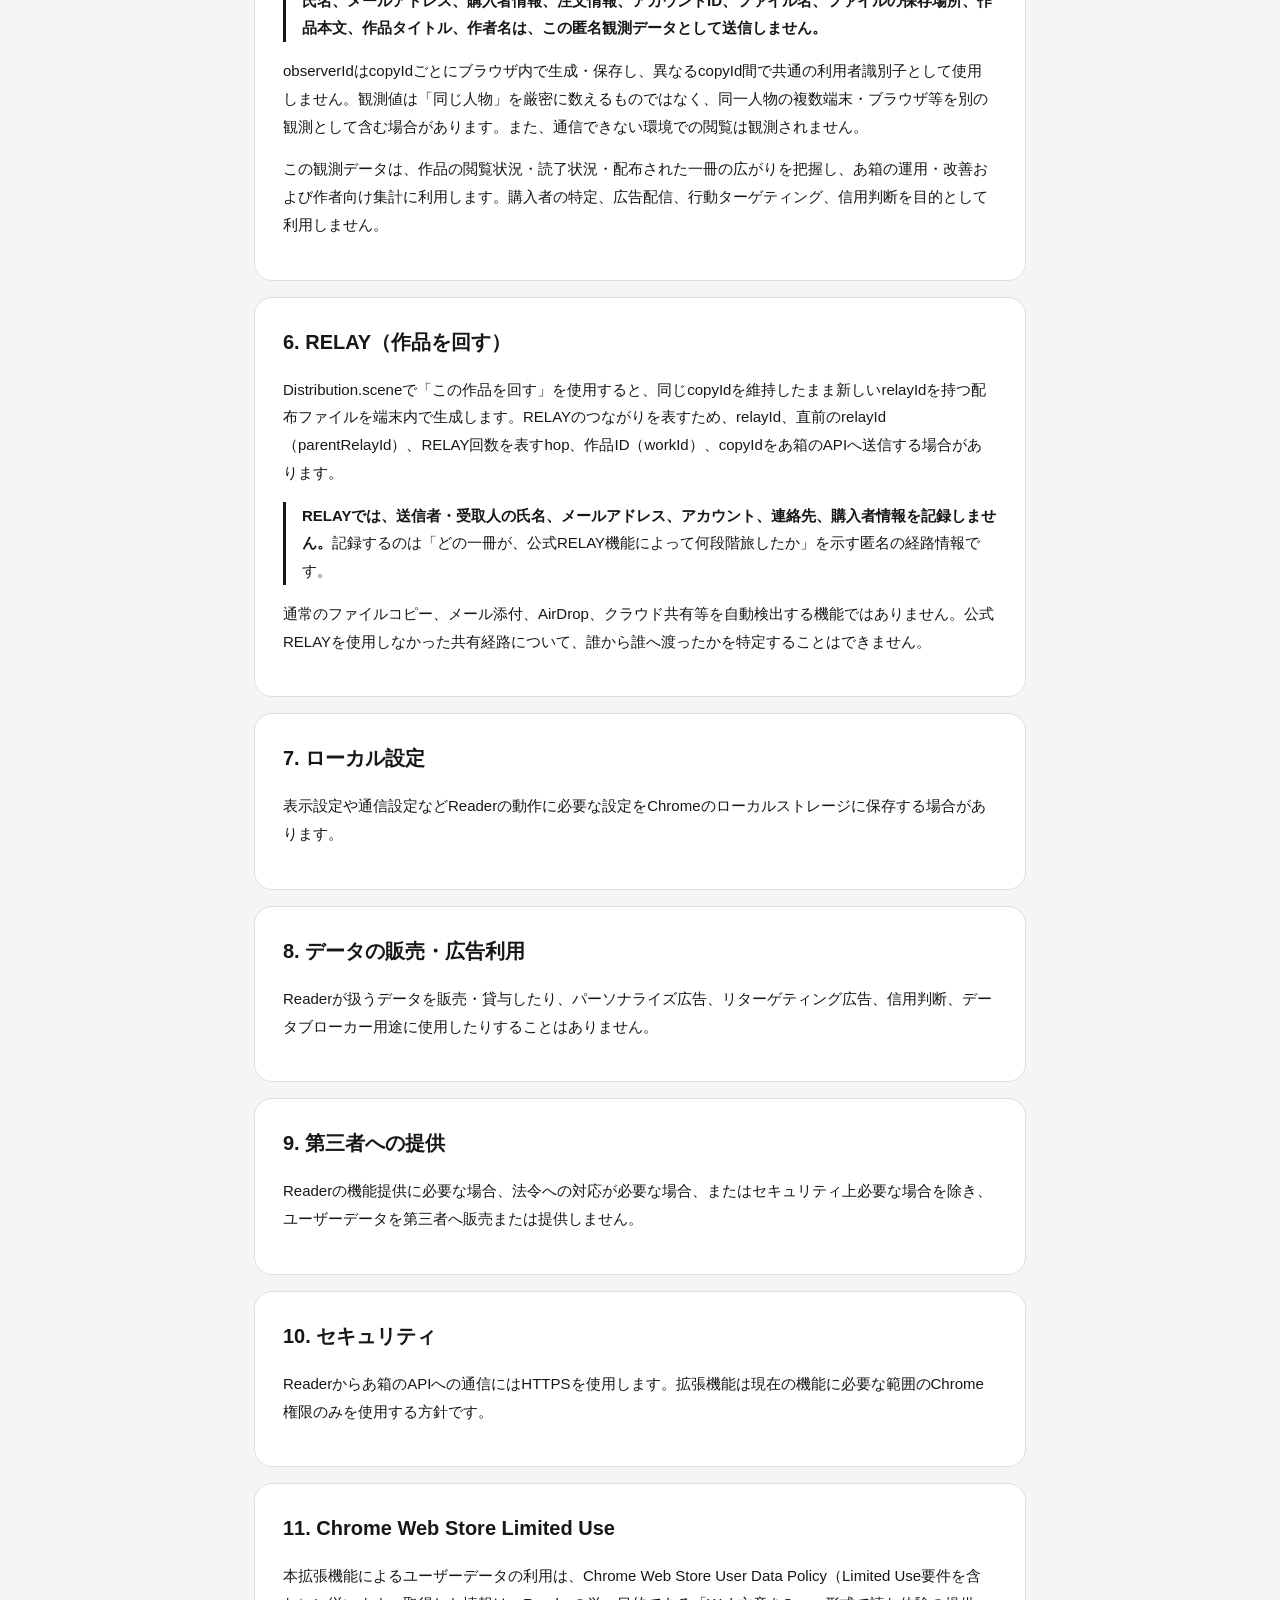
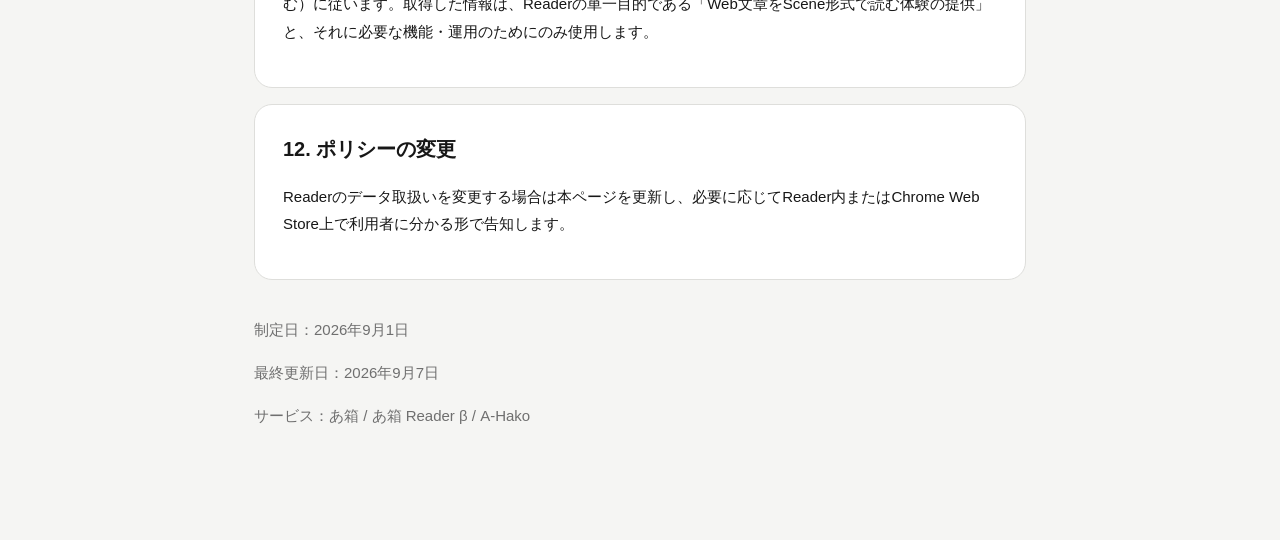
<file: privacy/index.html>
<!doctype html><html lang="ja"><head><meta charset="utf-8"><meta name="viewport" content="width=device-width,initial-scale=1"><meta name="color-scheme" content="light dark"><title>プライバシーポリシー | あ箱</title><meta name="description" content="あ箱 / あ箱 Reader β のプライバシーポリシー。"><style>:root{--bg:#f5f5f3;--card:#fff;--text:#171717;--muted:#6f6f6f;--line:#dededb}@media(prefers-color-scheme:dark){:root{--bg:#0d0d0d;--card:#151515;--text:#eee;--muted:#aaa;--line:#333}}*{box-sizing:border-box}body{margin:0;background:var(--bg);color:var(--text);font-family:-apple-system,BlinkMacSystemFont,"Segoe UI","Noto Sans JP",sans-serif;line-height:1.85}main{max-width:820px;margin:auto;padding:64px 24px 96px}.eyebrow{font-size:12px;letter-spacing:.18em;color:var(--muted)}h1{font-size:clamp(30px,5vw,48px);line-height:1.2;margin:.35em 0 .2em}.lead{font-size:17px;color:var(--muted);margin:0 0 40px}section{background:var(--card);border:1px solid var(--line);border-radius:18px;padding:26px 28px;margin:16px 0}h2{font-size:20px;margin:0 0 12px}p,li{font-size:15px}ul{padding-left:1.3em;margin-bottom:0}.note{border-left:3px solid var(--text);padding-left:16px}footer{color:var(--muted);font-size:13px;margin-top:36px}</style></head><body><main>
<div class="eyebrow">A-HAKO / PRIVACY</div><h1>プライバシーポリシー</h1><p class="lead">あ箱は、Scene作品を制作・配布・閲覧する仕組みと、Web文章をScene形式で読む「あ箱 Reader β」を提供します。</p>
<section><h2>1. Readerが扱う情報</h2><p>ユーザーが「あ箱で読む」を実行したページについて、本文、作品名・タイトル、作者情報、ページURLをReaderが一時的に扱う場合があります。これらは文章抽出、Scene化、表紙表示、作者版の確認などReaderの機能を提供するために使用します。</p></section>
<section><h2>2. 本文の処理</h2><p><strong>本文のScene分割はブラウザ内で行います。</strong>本文、作品名、作者名を利用統計として外部サーバーへ送信することはありません。</p><p>Readerを開くために一時的に保存した本文データは、Readerが読み込んだ後にローカルの一時保存領域から削除します。</p></section>
<section><h2>3. 通信ONの場合</h2><p>初回利用時にネットワーク通信を使用するか選択できます。通信をONにした場合、以下の通信をHTTPSで行います。</p><ul><li><strong>作者版の確認：</strong>現在の記事に作者が公開した「あ箱」版が存在するか照合するため、記事URLをあ箱のAPIへ送信します。照合目的以外には使用しません。</li><li><strong>匿名の利用統計：</strong>Readerのバージョン、読み込み方法、生成Scene数、Scene進行、読了、作者版の検出数、Reader内の導線利用などを送信する場合があります。</li></ul><p class="note">利用統計には、記事URL、ドメイン、URLパス、本文、作品名、作者名を含めません。</p></section>
<section><h2>4. 通信OFFの場合</h2><p>通信をOFFにしてもReaderの文章抽出・Scene化・閲覧機能は利用できます。作者版の自動確認と匿名利用統計の送信は停止します。設定はReader内の「DATA」から変更できます。</p></section>

<section><h2>5. Distribution.scene の匿名観測</h2><p>配布用の <strong>Distribution.scene</strong> を対応Playerで開いた場合、作品がどの程度読まれているかを作者・運営者が把握するため、匿名の読書観測を行う場合があります。この観測はDistribution.sceneの閲覧機能の一部として動作し、個別の同意ダイアログは表示しません。</p><p>観測時に送信する情報は、作品ID（workId）、配布された一冊を識別するcopyId、当該copyId専用の匿名observerId、閲覧セッションを識別するsessionId、Scene数、現在のScene位置、開始・進行・読了のイベントです。</p><p class="note"><strong>氏名、メールアドレス、購入者情報、注文情報、アカウントID、ファイル名、ファイルの保存場所、作品本文、作品タイトル、作者名は、この匿名観測データとして送信しません。</strong></p><p>observerIdはcopyIdごとにブラウザ内で生成・保存し、異なるcopyId間で共通の利用者識別子として使用しません。観測値は「同じ人物」を厳密に数えるものではなく、同一人物の複数端末・ブラウザ等を別の観測として含む場合があります。また、通信できない環境での閲覧は観測されません。</p><p>この観測データは、作品の閲覧状況・読了状況・配布された一冊の広がりを把握し、あ箱の運用・改善および作者向け集計に利用します。購入者の特定、広告配信、行動ターゲティング、信用判断を目的として利用しません。</p></section>
<section><h2>6. RELAY（作品を回す）</h2><p>Distribution.sceneで「この作品を回す」を使用すると、同じcopyIdを維持したまま新しいrelayIdを持つ配布ファイルを端末内で生成します。RELAYのつながりを表すため、relayId、直前のrelayId（parentRelayId）、RELAY回数を表すhop、作品ID（workId）、copyIdをあ箱のAPIへ送信する場合があります。</p><p class="note"><strong>RELAYでは、送信者・受取人の氏名、メールアドレス、アカウント、連絡先、購入者情報を記録しません。</strong>記録するのは「どの一冊が、公式RELAY機能によって何段階旅したか」を示す匿名の経路情報です。</p><p>通常のファイルコピー、メール添付、AirDrop、クラウド共有等を自動検出する機能ではありません。公式RELAYを使用しなかった共有経路について、誰から誰へ渡ったかを特定することはできません。</p></section>
<section><h2>7. ローカル設定</h2><p>表示設定や通信設定などReaderの動作に必要な設定をChromeのローカルストレージに保存する場合があります。</p></section>
<section><h2>8. データの販売・広告利用</h2><p>Readerが扱うデータを販売・貸与したり、パーソナライズ広告、リターゲティング広告、信用判断、データブローカー用途に使用したりすることはありません。</p></section>
<section><h2>9. 第三者への提供</h2><p>Readerの機能提供に必要な場合、法令への対応が必要な場合、またはセキュリティ上必要な場合を除き、ユーザーデータを第三者へ販売または提供しません。</p></section>
<section><h2>10. セキュリティ</h2><p>Readerからあ箱のAPIへの通信にはHTTPSを使用します。拡張機能は現在の機能に必要な範囲のChrome権限のみを使用する方針です。</p></section>
<section><h2>11. Chrome Web Store Limited Use</h2><p>本拡張機能によるユーザーデータの利用は、Chrome Web Store User Data Policy（Limited Use要件を含む）に従います。取得した情報は、Readerの単一目的である「Web文章をScene形式で読む体験の提供」と、それに必要な機能・運用のためにのみ使用します。</p></section>
<section><h2>12. ポリシーの変更</h2><p>Readerのデータ取扱いを変更する場合は本ページを更新し、必要に応じてReader内またはChrome Web Store上で利用者に分かる形で告知します。</p></section>
<footer><p>制定日：2026年9月1日</p><p>最終更新日：2026年9月7日</p><p>サービス：あ箱 / あ箱 Reader β / A-Hako</p></footer></main></body></html>
</file>
<file: local_player/scene-player-core.css>
:root{
  --sp-font-sans:-apple-system,BlinkMacSystemFont,"Segoe UI","Hiragino Sans","Yu Gothic UI","Yu Gothic",sans-serif;
  --sp-font-serif:"Yu Mincho","Hiragino Mincho ProN","Hiragino Mincho Pro",serif;
  --sp-font-mono:"SFMono-Regular","SF Mono",Menlo,Consolas,"Liberation Mono",monospace;
}

.sp-core{
  --sp-bg:#fbfaf5;
  --sp-text:#26221e;
  --sp-sub:#8d877f;
  --sp-line:rgba(55,50,45,.14);
  --sp-accent:#5f6df7;
  --sp-panel:rgba(255,255,255,.88);
  --sp-header-h:68px;
  --sp-footer-h:56px;
  position:relative;
  width:100%;
  height:100%;
  min-height:100dvh;
  overflow:hidden;
  background:var(--sp-bg);
  color:var(--sp-text);
  font-family:var(--sp-font-sans);
  isolation:isolate;
  -webkit-tap-highlight-color:transparent;
}
.sp-core *{box-sizing:border-box}
.sp-core button{font:inherit}

.sp-core[data-theme="dark"]{
  --sp-bg:#05060a;
  --sp-text:#f4f1fb;
  --sp-sub:#958ea5;
  --sp-line:rgba(151,138,255,.16);
  --sp-accent:#aaa0ff;
  --sp-panel:rgba(9,10,16,.88);
}
.sp-core[data-theme="cinema"]{
  --sp-bg:#13171b;
  --sp-text:#fff;
  --sp-sub:rgba(255,255,255,.62);
  --sp-line:rgba(255,255,255,.14);
  --sp-accent:#fff;
  --sp-panel:rgba(10,12,15,.68);
}

.sp-background{position:absolute;inset:0;z-index:-3;background:var(--sp-bg)}
.sp-core[data-theme="cinema"] .sp-background{
  background:radial-gradient(circle at 28% 18%,#68747b 0,#39454c 32%,#20282d 62%,#111519 100%);
}
.sp-veil{position:absolute;inset:0;z-index:-2;pointer-events:none;background:transparent}
.sp-core[data-theme="cinema"] .sp-veil{background:linear-gradient(rgba(5,8,10,.18),rgba(5,8,10,.52))}

.sp-header{
  position:absolute;z-index:5;inset:0 0 auto;
  height:calc(var(--sp-header-h) + env(safe-area-inset-top));
  padding:calc(4px + env(safe-area-inset-top)) 16px 4px;
  display:grid;grid-template-columns:44px minmax(0,1fr) 44px;align-items:center;
  border-bottom:1px solid var(--sp-line);
  backdrop-filter:blur(10px);
}
.sp-no-header .sp-header{display:none}
.sp-button{
  width:44px;height:44px;border:0;border-radius:50%;background:transparent;color:var(--sp-sub);font-size:25px;cursor:pointer
}
/* Keep the three header slots fixed even when Previous is author-disabled.
   Without explicit placement, display:none on .sp-prev makes Grid auto-place
   the title into column 1 and Restart into column 2 on iOS. */
.sp-prev{grid-column:1;grid-row:1}
.sp-meta{grid-column:2;grid-row:1}
.sp-restart{grid-column:3;grid-row:1}
.sp-button:hover:not(:disabled){background:var(--sp-line);color:var(--sp-text)}
.sp-button:disabled{opacity:.22;cursor:default}
.sp-meta{text-align:center;min-width:0}
.sp-author{display:block;min-height:11px;margin-bottom:2px;color:var(--sp-sub);font-size:9px;line-height:1.1;letter-spacing:.03em}
.sp-title{display:block;overflow:hidden;text-overflow:ellipsis;white-space:nowrap;font-family:var(--sp-font-serif);font-size:14px;line-height:1.2;font-weight:600}

.sp-stage{
  position:absolute;inset:calc(var(--sp-header-h) + env(safe-area-inset-top)) 0 calc(var(--sp-footer-h) + env(safe-area-inset-bottom));
  overflow:hidden;overscroll-behavior:none;scrollbar-width:none;
  padding:0;
  outline:none;cursor:pointer;
  user-select:none;
}
.sp-stage::-webkit-scrollbar{display:none}
.sp-no-header .sp-stage{top:env(safe-area-inset-top)}
.sp-no-footer .sp-stage{bottom:env(safe-area-inset-bottom)}
/* Core v1.8.1 — Jump/Shino whitespace geometry.
   Scenes are absolute-positioned inside the Stage. The newest Scene sits around
   46%/48% of the Stage; earlier Scenes physically move upward when a new Scene arrives. */
.sp-scenes{
  position:absolute;
  inset:0 clamp(24px,7vw,72px);
  max-width:760px;
  margin:0 auto;
  pointer-events:none;
}
.sp-scene{
  position:absolute;
  left:0;
  top:0;
  width:100%;
  will-change:transform,opacity,filter;
  transition:
    transform .82s cubic-bezier(.16,.72,.17,1),
    opacity .72s ease,
    filter .72s ease;
}
.sp-scene.entering{
  opacity:0!important;
  transform:translateY(13px);
  filter:blur(2px)!important;
}
.sp-scene.entering[data-scene-flow="horizontal"]{transform:translateX(13px)}
.sp-scene.entering[data-scene-flow="horizontal"][data-writing-mode="vertical-rl"]{transform:translateX(-13px)}
.sp-core[data-scene-flow="horizontal"] .sp-scene:not(.is-active){opacity:.22}
.sp-core[data-scene-flow="horizontal"] .sp-scene[data-frame="handdrawn-voice"][data-age="1"]{opacity:.38}
/* Entry motion can be decoupled from the inner text effect.
   `still` means the Scene is born at its final reading position; blur/fade/typewriter
   can still run on .sp-text without the Scene travelling down from the stage origin. */
.sp-scene.entering[data-entry-motion="still"]{
  opacity:0!important;
  transform:var(--sp-entry-still-transform,translate3d(0,0,0))!important;
  filter:none!important;
  transition:none!important;
}
.sp-scene.sp-layout-leaving{
  opacity:0!important;
  filter:blur(2px)!important;
  pointer-events:none;
}
.sp-core[data-display="solo"] .sp-scenes{inset:0 clamp(24px,7vw,72px)}

.sp-scene{
  opacity:0;transform:translateY(10px);filter:blur(3px);
  transition:opacity .42s ease,transform .42s ease,filter .42s ease;
  color:var(--sp-scene-color,var(--sp-text));
}
.sp-scene.is-visible{opacity:1;filter:none}
.sp-scene:not(.is-active){opacity:.44}
.sp-scene[data-age="1"]{opacity:.58}
.sp-scene[data-age="2"]{opacity:.38}
.sp-scene[data-age="3"],.sp-scene[data-age="4"],.sp-scene[data-age="5"],.sp-scene[data-age="6"],.sp-scene[data-age="7"]{opacity:.24}
.sp-core[data-display="solo"] .sp-scene{opacity:1}

.sp-text{
  white-space:pre-wrap;overflow-wrap:anywhere;
  font-family:var(--sp-font-serif);
  font-size:var(--sp-scene-size,clamp(21px,4.8vw,34px));
  line-height:1.85;letter-spacing:.035em;
  text-wrap:pretty;
}
.sp-text[data-writing-mode="vertical-rl"]{
  display:block;
  width:max-content;
  max-width:calc(100% - 2px);
  white-space:pre-wrap;
  overflow-wrap:normal;
  text-wrap:wrap;
  line-height:1.75;
  letter-spacing:.08em;
}
/* Hand-drawn voice balloon. The generous inset is intentional: manga
   lettering needs breathing room and the outline is part of the composition. */
.sp-handdrawn-frame{position:relative;display:block;width:fit-content;max-width:100%;box-sizing:border-box;margin-inline:auto;padding:clamp(27px,5.8vw,46px) clamp(32px,7vw,60px);isolation:isolate}
.sp-handdrawn-frame[data-writing-mode="vertical-rl"]{padding:clamp(34px,6.8vw,54px) clamp(29px,6.2vw,50px)}
.sp-handdrawn-frame[data-frame-align="left"]{margin-left:0;margin-right:auto}
.sp-handdrawn-frame[data-frame-align="right"]{margin-left:auto;margin-right:0}
.sp-handdrawn-frame-svg{position:absolute;inset:0;z-index:-1;display:block;width:100%;height:100%;overflow:visible;pointer-events:none}
.sp-handdrawn-fill{fill:#fffdf8;stroke:none}
.sp-handdrawn-bleed{fill:none;stroke:#171512;stroke-width:3.8;stroke-linecap:round;stroke-linejoin:round;opacity:.16}
.sp-handdrawn-ghost{fill:none;stroke:#171512;stroke-width:.82;stroke-linecap:round;stroke-linejoin:round;opacity:.26}
.sp-handdrawn-ink{fill:none;stroke:#171512;stroke-width:1.85;stroke-linecap:round;stroke-linejoin:round;opacity:.92}
.sp-handdrawn-scuff{fill:none;stroke:#fffdf8;stroke-width:.72;stroke-linecap:round;stroke-linejoin:round;opacity:.88}
.sp-handdrawn-frame[data-frame-type="handdrawn-double"] .sp-handdrawn-ghost{stroke:#171512;stroke-width:1.35;opacity:.78;transform:scale(.94,.92);transform-box:fill-box;transform-origin:center}
.sp-handdrawn-frame[data-frame-type="handdrawn-double"] .sp-handdrawn-scuff{opacity:.42}
.sp-handdrawn-frame[data-frame-type="handdrawn-dashed"] .sp-handdrawn-bleed,.sp-handdrawn-frame[data-frame-type="handdrawn-dashed"] .sp-handdrawn-ghost,.sp-handdrawn-frame[data-frame-type="handdrawn-dashed"] .sp-handdrawn-scuff{display:none}
.sp-handdrawn-frame[data-frame-type="handdrawn-dashed"] .sp-handdrawn-ink{stroke-width:1.7;stroke-dasharray:9 7;opacity:.82}
.sp-handdrawn-frame[data-frame-type="handdrawn-dark"] .sp-handdrawn-fill{fill:rgba(23,21,18,.9)}
.sp-handdrawn-frame[data-frame-type="handdrawn-dark"] .sp-handdrawn-bleed,.sp-handdrawn-frame[data-frame-type="handdrawn-dark"] .sp-handdrawn-ghost,.sp-handdrawn-frame[data-frame-type="handdrawn-dark"] .sp-handdrawn-ink{stroke:#fffdf8}
.sp-handdrawn-frame[data-frame-type="handdrawn-dark"]>.sp-text{color:#fffdf8!important}
.sp-handdrawn-frame[data-frame-type="handdrawn-panel"] .sp-handdrawn-fill{fill:rgba(255,253,248,.7)}
.sp-handdrawn-frame[data-frame-type="handdrawn-panel"] .sp-handdrawn-bleed,.sp-handdrawn-frame[data-frame-type="handdrawn-panel"] .sp-handdrawn-ghost,.sp-handdrawn-frame[data-frame-type="handdrawn-panel"] .sp-handdrawn-scuff{display:none}
.sp-handdrawn-frame[data-frame-type="handdrawn-panel"] .sp-handdrawn-ink{stroke-width:1;opacity:.22}
.sp-handdrawn-frame>.sp-text{position:relative;z-index:1;max-width:100%;text-shadow:none}
.sp-handdrawn-frame[data-writing-mode="vertical-rl"]>.sp-text{width:max-content;max-width:none}
@media (max-width:600px){
  .sp-handdrawn-frame{padding:clamp(25px,7vw,34px) clamp(28px,8vw,40px)}
  .sp-handdrawn-frame[data-writing-mode="vertical-rl"]{padding:clamp(30px,8vw,42px) clamp(25px,7vw,36px)}
}
.sp-type-dialogue .sp-text{font-weight:500}
.sp-subtext{margin-top:12px;color:var(--sp-sub);font-size:clamp(12px,2.7vw,15px);line-height:1.75;white-space:pre-wrap}
.sp-sound-mark{display:block;color:var(--sp-sub);font-size:28px;text-align:center}


.sp-tap-hint{
  position:fixed;right:20px;bottom:calc(var(--sp-footer-h) + 4px + env(safe-area-inset-bottom));
  color:var(--sp-sub);font-size:9px;font-weight:800;letter-spacing:.22em;opacity:.5;pointer-events:none
}
.sp-no-footer .sp-tap-hint{bottom:calc(20px + env(safe-area-inset-bottom))}

.sp-footer{
  position:absolute;z-index:5;inset:auto 0 0;
  min-height:calc(var(--sp-footer-h) + env(safe-area-inset-bottom));
  padding:7px 18px calc(7px + env(safe-area-inset-bottom));
  display:grid;grid-template-columns:auto minmax(80px,1fr) auto;gap:12px;align-items:center;
  border-top:1px solid var(--sp-line);backdrop-filter:blur(10px)
}
.sp-no-footer .sp-footer{display:none}
.sp-progress-label{min-width:44px;color:var(--sp-sub);font-size:10px;font-variant-numeric:tabular-nums}
.sp-progress-track{height:2px;background:var(--sp-line);overflow:hidden}
.sp-progress-bar{width:0;height:100%;background:var(--sp-text);transition:width .35s ease}
.sp-auto{min-width:56px;height:36px;border:1px solid var(--sp-line);border-radius:999px;background:transparent;color:var(--sp-sub);font-size:10px;font-weight:800;letter-spacing:.06em}
.sp-auto.is-on{background:var(--sp-text);color:var(--sp-bg);border-color:var(--sp-text)}

.sp-ending{
  position:absolute;z-index:20;inset:0;
  display:flex;flex-direction:column;align-items:center;justify-content:center;gap:34px;
  padding:40px 28px;background:color-mix(in srgb,var(--sp-bg) 94%,transparent);backdrop-filter:blur(14px);text-align:center
}
.sp-ending[hidden]{display:none}
.sp-ending-copy{display:flex;flex-direction:column;align-items:center;gap:10px}
.sp-ending-kicker{color:var(--sp-sub);font-size:10px;font-weight:800;letter-spacing:.24em}
.sp-ending-title{max-width:720px;font-family:var(--sp-font-serif);font-size:clamp(24px,6vw,38px)}
.sp-ending-text{margin:0;color:var(--sp-sub);font-size:13px}
.sp-ending-restart{min-width:180px;height:50px;border:1px solid var(--sp-line);border-radius:999px;background:var(--sp-text);color:var(--sp-bg);font-weight:800}

.sp-core[data-language^="en"] .sp-text{font-family:Georgia,"Times New Roman",serif;line-height:1.65;letter-spacing:.015em}

@media (max-width:520px){
  .sp-stage{padding-left:26px;padding-right:26px}
  .sp-text{font-size:clamp(20px,5.4vw,27px);line-height:1.9}
}
@media (prefers-reduced-motion:reduce){
  .sp-core *{scroll-behavior:auto!important;transition-duration:.001ms!important;animation-duration:.001ms!important}
}

/* Presentation Engine v1.1 */
.sp-text.is-typing::selection{background:transparent}
.sp-scene.is-disappearing:not(.is-disappear-shatter):not(.is-disappear-explode){
  opacity:0!important;
  filter:blur(2px)!important;
  transition:opacity var(--sp-disappear-fade,700ms) ease,
             filter var(--sp-disappear-fade,700ms) ease!important;
}
.sp-scene.is-disappeared{visibility:hidden;pointer-events:none}

.sp-scene[data-view="console"] .sp-text{
  font-family:ui-monospace,SFMono-Regular,Menlo,Consolas,"Liberation Mono",monospace;
  letter-spacing:.01em;
}
.sp-scene[data-view="system"] .sp-text{
  font-family:var(--sp-font-sans);
  font-weight:700;
  letter-spacing:.08em;
  text-align:center;
}
.sp-scene[data-view="warning"] .sp-text{
  font-family:var(--sp-font-sans);
  font-weight:750;
  letter-spacing:.055em;
}
.sp-scene[data-view="void"]{text-align:center}
.sp-scene[data-view="void"] .sp-text{letter-spacing:.12em}


.sp-subtext{overflow-wrap:anywhere;text-wrap:pretty}
.sp-core[data-language^="en"] .sp-subtext{line-height:1.6}

/* Background Engine v1.2 */
.sp-background{
  z-index:0;
  overflow:hidden;
  pointer-events:none;
}
.sp-stage{z-index:4}
.sp-veil{z-index:1;transition:background .45s ease;pointer-events:none}
.sp-bg-textures{position:absolute;inset:0;z-index:2;pointer-events:none;overflow:hidden;--sp-grain:0;--sp-scanline:0;--sp-vignette:0;--sp-texture-glitch:0}
.sp-bg-flash{position:absolute;inset:0;z-index:3;pointer-events:none;background:#fff;opacity:0}
.sp-bg-flash.is-active{animation:sp-bg-flash .52s ease-out both}
.sp-bg-layer{
  position:absolute;inset:-3%;
  opacity:0;
  background-repeat:no-repeat;
  background-position:center center;
  background-size:cover;
  will-change:opacity,transform,filter;
  transition:opacity .72s ease,filter .45s ease;
  transform:scale(1.001);
}
.sp-bg-layer.is-current{opacity:1}
.sp-bg-layer.sp-bg-cut{transition:none!important}
.sp-core:not(.sp-has-background) .sp-bg-layer{background-image:none!important}

.sp-bg-textures::before,
.sp-bg-textures::after{content:"";position:absolute;inset:0;pointer-events:none}
.sp-bg-textures::before{
  opacity:1;
  background:
    radial-gradient(ellipse at center,transparent 42%,rgba(0,0,0,var(--sp-vignette)) 100%),
    repeating-linear-gradient(to bottom,rgba(255,255,255,calc(var(--sp-scanline) * .13)) 0 1px,rgba(0,0,0,0) 1px 4px);
}
.sp-bg-textures::after{
  inset:-30%;
  opacity:var(--sp-grain);
  background-image:
    radial-gradient(circle at 20% 30%,rgba(255,255,255,.34) 0 .7px,transparent .8px),
    radial-gradient(circle at 70% 62%,rgba(0,0,0,.42) 0 .7px,transparent .8px),
    radial-gradient(circle at 42% 78%,rgba(255,255,255,.25) 0 .6px,transparent .7px);
  background-size:9px 11px,13px 15px,7px 10px;
  animation:sp-grain-shift .32s steps(2,end) infinite;
  mix-blend-mode:soft-light;
}

.sp-bg-glitching .sp-bg-layer.is-current{animation:sp-bg-glitch .56s steps(2,end) both}
.sp-bg-glitching .sp-bg-textures::before{animation:sp-texture-glitch .18s steps(2,end) 3}

.sp-motion-slowZoom{animation:sp-bg-slowzoom var(--sp-bg-duration,12000ms) ease-in-out both}
.sp-motion-breath{animation:sp-bg-breath var(--sp-bg-duration,8000ms) ease-in-out infinite alternate}
.sp-motion-panLeft{animation:sp-bg-pan-left var(--sp-bg-duration,12000ms) ease-in-out both}
.sp-motion-panRight{animation:sp-bg-pan-right var(--sp-bg-duration,12000ms) ease-in-out both}
.sp-motion-panUp{animation:sp-bg-pan-up var(--sp-bg-duration,12000ms) ease-in-out both}
.sp-motion-panDown{animation:sp-bg-pan-down var(--sp-bg-duration,12000ms) ease-in-out both}
.sp-motion-parallax{animation:sp-bg-parallax var(--sp-bg-duration,9000ms) ease-in-out infinite alternate}

.sp-reveal-intro{animation:sp-reveal-intro var(--sp-reveal-duration,1000ms) ease-out both!important}
.sp-reveal-memory{animation:sp-reveal-memory var(--sp-reveal-duration,1200ms) ease-out both!important}
.sp-reveal-ghost{animation:sp-reveal-ghost var(--sp-reveal-duration,1600ms) ease-in-out both!important}
.sp-reveal-flash{animation:sp-reveal-flash var(--sp-reveal-duration,600ms) ease-out both!important}

@keyframes sp-bg-flash{0%{opacity:0}18%{opacity:.9}100%{opacity:0}}
@keyframes sp-bg-glitch{
  0%{transform:translate(0,0) scale(1.02);filter:saturate(1.6) contrast(1.15)}
  18%{transform:translate(-1.4%,.5%) scale(1.04);filter:hue-rotate(18deg) contrast(1.3)}
  36%{transform:translate(1.1%,-.6%) scale(1.03);filter:hue-rotate(-14deg) saturate(1.8)}
  60%{transform:translate(-.5%,.2%) scale(1.02);filter:contrast(1.1)}
  100%{transform:scale(1.001);filter:none}
}
@keyframes sp-texture-glitch{0%,100%{transform:none}50%{transform:translateX(1.5%) skewX(-2deg)}}
@keyframes sp-grain-shift{0%{transform:translate(0,0)}25%{transform:translate(2%,-1%)}50%{transform:translate(-1%,2%)}75%{transform:translate(1%,1%)}100%{transform:translate(-2%,-1%)}}
@keyframes sp-bg-slowzoom{from{transform:scale(var(--sp-bg-scale-from,1))}to{transform:scale(var(--sp-bg-scale-to,1.08))}}
@keyframes sp-bg-breath{from{transform:scale(var(--sp-bg-scale-from,1))}to{transform:scale(var(--sp-bg-scale-to,1.035))}}
@keyframes sp-bg-pan-left{from{transform:scale(var(--sp-bg-scale-to,1.06)) translateX(var(--sp-bg-pan,4%))}to{transform:scale(var(--sp-bg-scale-to,1.06)) translateX(calc(var(--sp-bg-pan,4%) * -1))}}
@keyframes sp-bg-pan-right{from{transform:scale(var(--sp-bg-scale-to,1.06)) translateX(calc(var(--sp-bg-pan,4%) * -1))}to{transform:scale(var(--sp-bg-scale-to,1.06)) translateX(var(--sp-bg-pan,4%))}}
@keyframes sp-bg-pan-up{from{transform:scale(var(--sp-bg-scale-to,1.06)) translateY(var(--sp-bg-pan,4%))}to{transform:scale(var(--sp-bg-scale-to,1.06)) translateY(calc(var(--sp-bg-pan,4%) * -1))}}
@keyframes sp-bg-pan-down{from{transform:scale(var(--sp-bg-scale-to,1.06)) translateY(calc(var(--sp-bg-pan,4%) * -1))}to{transform:scale(var(--sp-bg-scale-to,1.06)) translateY(var(--sp-bg-pan,4%))}}
@keyframes sp-bg-parallax{from{transform:scale(1.045) translate3d(-1.2%,-.6%,0)}to{transform:scale(1.065) translate3d(1.2%,.7%,0)}}
@keyframes sp-reveal-intro{0%{opacity:0;transform:scale(1.12);filter:blur(6px)}100%{opacity:var(--sp-reveal-opacity,1);transform:scale(1.001);filter:none}}
@keyframes sp-reveal-memory{0%{opacity:0;filter:blur(12px) saturate(.45);transform:scale(1.05)}55%{opacity:calc(var(--sp-reveal-opacity,1) * .72)}100%{opacity:var(--sp-reveal-opacity,1);filter:none;transform:scale(1.001)}}
@keyframes sp-reveal-ghost{0%{opacity:0}35%{opacity:calc(var(--sp-reveal-opacity,1) * .44)}68%{opacity:calc(var(--sp-reveal-opacity,1) * .72)}100%{opacity:var(--sp-reveal-opacity,1)}}
@keyframes sp-reveal-flash{0%{opacity:0;filter:brightness(2.2)}22%{opacity:var(--sp-reveal-opacity,1);filter:brightness(1.7)}100%{opacity:var(--sp-reveal-opacity,1);filter:none}}

@media (prefers-reduced-motion:reduce){
  .sp-bg-layer,.sp-bg-textures::after{animation:none!important;transform:none!important}
}
.sp-bg-textures.has-texture-glitch::before{animation:sp-texture-glitch-loop 2.4s steps(1,end) infinite}
@keyframes sp-texture-glitch-loop{0%,86%,100%{transform:none}88%{transform:translateX(calc(var(--sp-texture-glitch) * 2%))}90%{transform:translateX(calc(var(--sp-texture-glitch) * -1.4%))}92%{transform:none}}

/* Mobile gesture containment v1.3
   Prevent iOS page rubber-band from stealing Scene Player swipes. */
.sp-stage{
  touch-action:none;
  -webkit-overflow-scrolling:auto;
}


/* Core v1.4 — Auto Fit + Default Motion */
.sp-scene[data-fit="soft"] .sp-text{font-size:clamp(19px,4.7vw,30px);line-height:1.82}
.sp-scene[data-fit="medium"] .sp-text{font-size:clamp(17px,4.2vw,27px);line-height:1.72;letter-spacing:.025em}
.sp-scene[data-fit="compact"] .sp-text{font-size:clamp(15px,3.7vw,23px);line-height:1.62;letter-spacing:.018em}
.sp-scene[data-fit="tight"] .sp-text{font-size:clamp(13px,3.25vw,20px);line-height:1.52;letter-spacing:.012em}
.sp-scene[data-fit="medium"] .sp-subtext,
.sp-scene[data-fit="compact"] .sp-subtext,
.sp-scene[data-fit="tight"] .sp-subtext{font-size:clamp(11px,2.45vw,14px)}

/* Subtle defaults: enough motion to feel authored, never a random effects reel. */

@media (max-width:520px){
  .sp-scene[data-fit="medium"] .sp-text{font-size:clamp(16px,4.35vw,21px)}
  .sp-scene[data-fit="compact"] .sp-text{font-size:clamp(14px,3.85vw,19px)}
  .sp-scene[data-fit="tight"] .sp-text{font-size:clamp(12.5px,3.35vw,17px)}
}


/* Core v1.6 — History Scroll
   Future stays discrete. Visited past becomes a continuous, momentum-driven drum. */
.sp-history{
  position:absolute;
  z-index:14;
  inset:calc(var(--sp-header-h) + env(safe-area-inset-top)) 0 calc(var(--sp-footer-h) + env(safe-area-inset-bottom));
  background:color-mix(in srgb,var(--sp-bg) 84%,transparent);
  backdrop-filter:blur(16px);
  -webkit-backdrop-filter:blur(16px);
  overflow:hidden;
  touch-action:none;
}
.sp-history[hidden]{display:none}
.sp-no-header .sp-history{top:env(safe-area-inset-top)}
.sp-no-footer .sp-history{bottom:env(safe-area-inset-bottom)}

.sp-history-top{
  position:absolute;
  z-index:2;
  inset:0 0 auto;
  height:58px;
  display:grid;
  grid-template-columns:1fr auto 1fr;
  align-items:center;
  padding:0 18px;
  border-bottom:1px solid var(--sp-line);
  background:color-mix(in srgb,var(--sp-bg) 70%,transparent);
  backdrop-filter:blur(12px);
}
.sp-history-kicker{
  justify-self:start;
  color:var(--sp-sub);
  font-size:9px;
  font-weight:800;
  letter-spacing:.22em;
}
.sp-history-help{
  justify-self:center;
  color:var(--sp-sub);
  font-size:10px;
  letter-spacing:.04em;
}
.sp-history-close{
  justify-self:end;
  width:38px;
  height:38px;
  border:0;
  border-radius:50%;
  background:transparent;
  color:var(--sp-sub);
  font-size:22px;
}

.sp-history-scroll{
  position:absolute;
  inset:58px 0 0;
  overflow-y:auto;
  overflow-x:hidden;
  overscroll-behavior:contain;
  -webkit-overflow-scrolling:touch;
  touch-action:pan-y;
  scrollbar-width:none;
  cursor:grab;
}
.sp-history-scroll:active{cursor:grabbing}
.sp-history-scroll::-webkit-scrollbar{display:none}

.sp-history-list{
  width:min(840px,100%);
  margin:0 auto;
  padding:36vh clamp(24px,7vw,72px);
  display:flex;
  flex-direction:column;
  gap:clamp(18px,4.5vh,46px);
}
.sp-history-item{
  --sp-history-depth:1;
  width:100%;
  min-height:clamp(92px,18vh,170px);
  padding:20px 0;
  border:0;
  background:transparent;
  color:var(--sp-text);
  display:grid;
  grid-template-columns:48px minmax(0,1fr);
  gap:16px;
  align-items:center;
  text-align:left;
  opacity:calc(.22 + (1 - var(--sp-history-depth)) * .78);
  transform:
    perspective(700px)
    rotateX(calc((var(--sp-history-depth)) * 7deg))
    scale(calc(.91 + (1 - var(--sp-history-depth)) * .09));
  filter:blur(calc(var(--sp-history-depth) * 1.8px));
  transition:opacity .08s linear,filter .08s linear,transform .08s linear;
  cursor:pointer;
}
.sp-history-item.is-nearest{
  opacity:1;
  filter:none;
}
.sp-history-item.is-current .sp-history-number::after{
  content:" •";
}
.sp-history-number{
  align-self:start;
  padding-top:10px;
  color:var(--sp-sub);
  font-size:10px;
  font-variant-numeric:tabular-nums;
}
.sp-history-body{
  display:flex;
  flex-direction:column;
  gap:10px;
  min-width:0;
}
.sp-history-text{
  white-space:pre-wrap;
  overflow-wrap:anywhere;
  font-family:var(--sp-font-serif);
  font-size:clamp(19px,4.7vw,31px);
  line-height:1.75;
  letter-spacing:.025em;
}
.sp-history-subtext{
  white-space:pre-wrap;
  overflow-wrap:anywhere;
  color:var(--sp-sub);
  font-size:clamp(11px,2.6vw,14px);
  line-height:1.6;
}
.sp-history-open .sp-tap-hint{opacity:0}
.sp-history-open .sp-stage{pointer-events:none}

@media (max-width:520px){
  .sp-history-top{height:52px}
  .sp-history-scroll{top:52px}
  .sp-history-list{
    padding-top:34vh;
    padding-bottom:34vh;
    gap:3.8vh;
  }
  .sp-history-item{
    min-height:14vh;
    grid-template-columns:38px minmax(0,1fr);
    gap:10px;
  }
  .sp-history-text{font-size:clamp(18px,5.2vw,26px);line-height:1.72}
  .sp-history-help{font-size:9px}
}

@media (prefers-reduced-motion:reduce){
  .sp-history-item{transform:none!important;filter:none!important}
}

/* Core v1.7.1 — unified theme contract + light-cinema wash.
   Geometry/interaction stay identical; themes only supply visual tokens. */
.sp-core[data-theme="light"]{
  --sp-bg:#fbfaf5;--sp-text:#26221e;--sp-sub:#8d877f;--sp-line:rgba(55,50,45,.14);--sp-accent:#5f6df7;--sp-panel:rgba(255,255,255,.88);
}
.sp-core[data-theme="cinema"][data-cinema-tone="light"]{
  --sp-bg:#f5f1e9;--sp-text:#25211d;--sp-sub:rgba(37,33,29,.58);--sp-line:rgba(37,33,29,.14);--sp-accent:#25211d;--sp-panel:rgba(250,247,240,.76);
}
.sp-core[data-theme="cinema"][data-cinema-tone="light"] .sp-background{background:#f5f1e9}
.sp-core[data-theme="cinema"][data-cinema-tone="light"] .sp-veil{background:rgba(250,247,240,.72)}
.sp-core[data-theme="cinema"][data-cinema-tone="dark"]{
  --sp-bg:#13171b;--sp-text:#fff;--sp-sub:rgba(255,255,255,.62);--sp-line:rgba(255,255,255,.14);--sp-accent:#fff;--sp-panel:rgba(10,12,15,.68);
}


/* Core v1.8 — typography inheritance */
.sp-core[data-font="sans"] .sp-title{font-family:var(--sp-font-sans)}
.sp-core[data-font="mono"] .sp-title{font-family:var(--sp-font-mono)}
.sp-core[data-font="serif"] .sp-title{font-family:var(--sp-font-serif)}

/* AUTO motion is now driven by the shared Jump/Shino layout engine above.
   Effect-specific opacity/filter behavior remains independent from geometry. */


/* New text resolves on the same clock as the previous text.
   No separate fast arrival path. */
.sp-core.sp-whitespace-exhale .sp-scene.entering.sp-sync-landing{
  transition:
    transform 1.18s cubic-bezier(.18,.66,.18,1),
    opacity 1.18s cubic-bezier(.18,.66,.18,1),
    filter 1.18s cubic-bezier(.18,.66,.18,1)!important;
}


/* Core v1.8.4 — true Jump landing
   The incoming Scene is painted in `entering` state for one frame before
   layout transforms are applied. This restores the actual travel distance. */
.sp-core.sp-whitespace-inhale .sp-scene,
.sp-core.sp-whitespace-exhale .sp-scene{
  transition:
    transform .82s cubic-bezier(.16,.72,.17,1),
    opacity .72s ease,
    filter .72s ease!important;
}


/* Core v1.8.5 — paper press
   At the exact reading tap, the paper/stage sinks by one physical CSS pixel
   and returns immediately. Scene geometry itself is untouched. */
.sp-stage{
  translate:0 0;
}
.sp-core.sp-paper-press .sp-stage{
  translate:0 1px;
  transition:translate 45ms ease-out;
}
.sp-core:not(.sp-paper-press) .sp-stage{
  transition:translate 70ms ease-out;
}
@media (prefers-reduced-motion:reduce){
  .sp-core.sp-paper-press .sp-stage{translate:0 1px}
}


/* Core v1.8.6 — quiet Player chrome */
@media (max-width:520px){
  .sp-core{
    --sp-header-h:64px;
    --sp-footer-h:52px;
  }
  .sp-header{padding-left:12px;padding-right:12px}
  .sp-footer{padding-left:15px;padding-right:15px}
  .sp-title{font-size:13px}
  .sp-author{font-size:8.5px}
}

/* Core v1.11: scene-level language / direction */
.sp-scene[dir="rtl"] .sp-text,.sp-scene[dir="rtl"] .sp-subtext{text-align:right;}
.sp-scene:lang(en) .sp-text,.sp-scene:lang(en) .sp-subtext{line-break:auto;word-break:normal;overflow-wrap:anywhere;}
.sp-scene:lang(ja) .sp-text,.sp-scene:lang(ja) .sp-subtext{line-break:strict;word-break:normal;}


/* =========================================================
   Core v1.12.10 — Original Player text semantics
   Ported from Shino Story Player v0.7.
   Scene layout transform remains owned by Core; effect character
   is applied to the inner text so True Jump Landing is preserved.
   ========================================================= */

/* Original type hierarchy:
   narration = normal prose
   dialogue = centered, larger and stronger
   sound = centered, largest, wider tracking */
.sp-scene.sp-type-text{
  text-align:left;
}
.sp-scene.sp-type-dialogue,
.sp-scene.sp-type-sound{
  text-align:center;
}
.sp-scene.sp-type-dialogue .sp-text,
.sp-scene.sp-type-dialogue .sp-subtext,
.sp-scene.sp-type-sound .sp-text,
.sp-scene.sp-type-sound .sp-subtext{
  margin-left:auto;
  margin-right:auto;
  text-align:center;
}

.sp-scene.sp-type-dialogue .sp-text{
  font-size:clamp(23px,5.8vw,39px);
  line-height:1.9;
  font-weight:600;
  max-width:min(88vw,820px);
}
.sp-scene.sp-type-sound .sp-text{
  font-size:clamp(28px,7vw,46px);
  line-height:1.65;
  letter-spacing:.15em;
  font-weight:600;
  max-width:min(82vw,760px);
}
.sp-scene.sp-type-sound .sp-sound-mark{
  font-size:clamp(28px,7vw,46px);
  letter-spacing:.15em;
}

/* Keep frame fitting independent from transient entrance transforms. */
.sp-handdrawn-frame.sp-frame-measuring>.sp-text,
.sp-scene.sp-layout-measuring .sp-text{
  animation:none!important;
  transform:none!important;
  filter:none!important;
  opacity:1!important;
  transition:none!important;
}
.sp-handdrawn-frame[data-writing-mode="vertical-rl"]>.sp-text{
  writing-mode:vertical-rl!important;
  text-orientation:mixed!important;
}

/* Static character from the original Player. */
.sp-scene[data-effect="loud"] .sp-text{
  font-size:1.24em!important;
  font-weight:800!important;
  letter-spacing:.05em;
}
.sp-scene[data-effect="whisper"] .sp-text{
  font-size:.78em!important;
  opacity:.7!important;
  letter-spacing:.08em;
  font-weight:400!important;
}
.sp-scene[data-effect="tilt"] .sp-text{
  transform:rotate(-2deg);
}
.sp-scene.sp-type-text[data-effect="tilt"] .sp-text{
  transform-origin:left center;
}
.sp-scene.sp-type-dialogue[data-effect="tilt"] .sp-text,
.sp-scene.sp-type-sound[data-effect="tilt"] .sp-text{
  transform-origin:center center;
}

/* One-shot entrance trigger.
   Only .sp-fx-play animates; visible/active/history changes alone never replay it. */
@keyframes spOriginalPulse{
  0%{opacity:.2;filter:blur(2px);transform:scale(.82)}
  45%{opacity:1;filter:blur(0);transform:scale(1.08)}
  100%{opacity:1;filter:blur(0);transform:scale(1)}
}
@keyframes spOriginalShake{
  0%,100%{transform:translateX(0)}
  20%{transform:translateX(-8px)}
  40%{transform:translateX(7px)}
  60%{transform:translateX(-4px)}
  80%{transform:translateX(2px)}
}
@keyframes spOriginalBlur{
  from{filter:blur(10px);opacity:.12}
  to{filter:blur(0);opacity:1}
}
@keyframes spOriginalLoud{
  0%{opacity:0;transform:scale(.58)}
  55%{opacity:1;transform:scale(1.08)}
  100%{opacity:1;transform:scale(1)}
}
@keyframes spOriginalFade{
  from{opacity:0}
  to{opacity:1}
}
@keyframes spOriginalPop{
  0%{opacity:0;transform:scale(.78)}
  58%{opacity:1;transform:scale(1.055)}
  82%{opacity:1;transform:scale(.992)}
  100%{opacity:1;transform:scale(1)}
}
@keyframes spOriginalSlow{
  from{opacity:0;filter:blur(4px)}
  to{opacity:1;filter:blur(0)}
}

/* Original Shino timings/strength. */
.sp-scene.sp-fx-play[data-effect="pulse"] .sp-text{
  animation:spOriginalPulse .95s ease-out 1;
}
.sp-scene.sp-fx-play[data-effect="shake"] .sp-text{
  animation:spOriginalShake .48s ease-out 1;
}
.sp-scene.sp-fx-play[data-effect="blur"] .sp-text{
  animation:spOriginalBlur 1.05s ease-out 1;
}
.sp-scene.sp-fx-play[data-effect="loud"] .sp-text{
  animation:spOriginalLoud .58s ease-out 1;
}
.sp-scene.sp-fx-play[data-effect="fade"] .sp-text{
  animation:spOriginalFade 1.2s ease-out 1;
}
.sp-scene.sp-fx-play[data-effect="pop"] .sp-text{
  animation:spOriginalPop .68s cubic-bezier(.18,.82,.2,1) 1;
}
.sp-scene.sp-fx-play[data-effect="slow"] .sp-text{
  animation:spOriginalSlow 1.25s cubic-bezier(.18,.78,.16,1) 1;
}

/* whisper and tilt in the original Player are deliberately not flashy:
   their identity is the persistent typography, not repeated motion.
   Give them a single subtle reveal only when first entering. */
@keyframes spOriginalWhisperEnter{
  from{opacity:0;filter:blur(5px)}
  to{opacity:.7;filter:blur(0)}
}
@keyframes spOriginalTiltEnter{
  0%{opacity:0;transform:rotate(-5deg)}
  72%{opacity:1;transform:rotate(-2.35deg)}
  100%{opacity:1;transform:rotate(-2deg)}
}
.sp-scene.sp-fx-play[data-effect="whisper"] .sp-text{
  animation:spOriginalWhisperEnter .78s ease-out 1;
}
.sp-scene.sp-fx-play[data-effect="tilt"] .sp-text{
  animation:spOriginalTiltEnter .68s cubic-bezier(.18,.82,.2,1) 1;
}

/* none means exactly no author effect. */
.sp-scene.sp-fx-play[data-effect="none"] .sp-text{
  animation:none!important;
}

/* Auto remains gentle; explicit effects above are the expressive choices. */
@keyframes spAutoFadeRise13{
  from{opacity:0;filter:blur(2px)}
  to{opacity:1;filter:blur(0)}
}
@keyframes spAutoSoftRise13{
  from{opacity:0;filter:blur(3px)}
  to{opacity:1;filter:blur(0)}
}
@keyframes spAutoSettle13{
  from{opacity:0;filter:blur(2px)}
  to{opacity:1;filter:blur(0)}
}
@keyframes spAutoWhisper13{
  from{opacity:0;filter:blur(5px);letter-spacing:.09em}
  to{opacity:1;filter:blur(0);letter-spacing:.055em}
}
@keyframes spAutoEmphasis13{
  0%{opacity:0;transform:scale(.86)}
  55%{opacity:1;transform:scale(1.06)}
  100%{opacity:1;transform:scale(1)}
}
.sp-scene.sp-fx-play[data-effect="fadeRise"] .sp-text{animation:spAutoFadeRise13 .62s ease-out 1}
.sp-scene.sp-fx-play[data-effect="softRise"] .sp-text{animation:spAutoSoftRise13 .72s ease-out 1}
.sp-scene.sp-fx-play[data-effect="settle"] .sp-text{animation:spAutoSettle13 .82s ease-out 1}
.sp-scene.sp-fx-play[data-effect="whisperIn"] .sp-text{animation:spAutoWhisper13 .86s ease-out 1}
.sp-scene.sp-fx-play[data-effect="emphasis"] .sp-text{animation:spAutoEmphasis13 .7s ease-out 1;font-weight:700}

@media (prefers-reduced-motion:reduce){
  .sp-scene.sp-fx-play .sp-text{animation:none!important}
}


/* Core v1.12.10 — hard one-shot lock.
   No author entrance effect is ever driven by .is-visible or the Scene container.
   Only the transient .sp-fx-play class may animate inner text. */
.sp-scene[data-effect]{
  animation:none!important;
}
.sp-scene[data-effect]:not(.sp-fx-play) .sp-text{
  animation:none!important;
}


/* Core v1.12.10 — effect/layout decoupling
   Scene geometry is measured at FINAL size from frame 0.
   Entrance animation only changes pixels, never box metrics. */
.sp-scene.sp-fx-play .sp-text{
  transform-origin:center center;
  will-change:transform,opacity,filter;
}
.sp-scene.sp-type-text.sp-fx-play .sp-text{
  transform-origin:left center;
}
.sp-scene:not(.sp-fx-play) .sp-text{
  will-change:auto;
}

/* Slow is intentionally vertical-motion-free:
   True Jump Landing already owns vertical movement. */


/* Core v1.12.10 — tilt parent compositing / clipping fix
   A filtered parent can rasterize transformed child glyphs to the parent's
   unrotated box on Safari/Chrome, making top/bottom edges appear clipped
   until the parent filter resolves to none.
   Tilt owns its own visual character, so parent blur is disabled only here. */
.sp-scene[data-effect="tilt"],
.sp-scene[data-effect="tilt"].entering,
.sp-scene[data-effect="tilt"].is-visible{
  filter:none!important;
  overflow:visible!important;
  will-change:transform,opacity;
}
.sp-scene[data-effect="tilt"] .sp-text{
  overflow:visible!important;
  backface-visibility:hidden;
  -webkit-backface-visibility:hidden;
}


/* =========================================================
   Core v1.12.10 — Default Auto Motion
   "おまかせ" must be the most stable, pleasant path.
   True Jump Landing supplies the spatial motion.
   Auto changes ONLY opacity; never glyph size/spacing/filter/weight.
   ========================================================= */
@keyframes spDefaultAutoReveal{
  0%{opacity:.12}
  38%{opacity:.62}
  100%{opacity:1}
}

.sp-scene.sp-fx-play[data-auto-transition="true"] .sp-text{
  animation:spDefaultAutoReveal .72s cubic-bezier(.22,.72,.22,1) 1!important;
  transform:none!important;
  filter:none!important;
}

.sp-scene[data-auto-transition="true"] .sp-text{
  transition:none!important;
}


/* v0.3.15 — mobile reading chrome cleanup
   Progress/count are internal state, not reader-facing UI. Keep only AUTO. */
.sp-footer{
  min-height:calc(var(--sp-footer-h) + env(safe-area-inset-bottom));
  padding:7px 16px calc(10px + env(safe-area-inset-bottom));
  display:flex;
  justify-content:flex-end;
  align-items:center;
  border-top:0;
  background:transparent;
  backdrop-filter:none;
  pointer-events:none;
}
.sp-progress-label,.sp-progress-track{display:none!important}
.sp-auto{pointer-events:auto}
.sp-tap-hint{
  bottom:calc(var(--sp-footer-h) + 8px + env(safe-area-inset-bottom));
}


/* v0.3.25 — default cover typography parity */
.sp-cover-episode{
  color:#fff!important;
  opacity:.78!important;
}
.sp-cover-start{
  font-family:var(--sp-font-serif)!important;
  font-weight:500!important;
}


/* ==========================================================
   Format v1 Studio parity — public.14
   ========================================================== */

/* Author-entered line breaks are content. */
.sp-cover-title,
.sp-ending-title,
.sp-text,
.sp-subtext{
  white-space:pre-line;
}

/* Custom Scene effect timing from presentation.effectTiming. */
.sp-scene.sp-fx-play .sp-text{
  animation-delay:var(--sp-effect-delay,0s)!important;
}
.sp-scene.sp-fx-play[data-effect="pulse"] .sp-text{animation-duration:var(--sp-effect-duration,.95s)!important}
.sp-scene.sp-fx-play[data-effect="shake"] .sp-text{animation-duration:var(--sp-effect-duration,.48s)!important}
.sp-scene.sp-fx-play[data-effect="blur"] .sp-text{animation-duration:var(--sp-effect-duration,1.05s)!important}
.sp-scene.sp-fx-play[data-effect="loud"] .sp-text{animation-duration:var(--sp-effect-duration,.58s)!important}
.sp-scene.sp-fx-play[data-effect="fade"] .sp-text{animation-duration:var(--sp-effect-duration,1.2s)!important}
.sp-scene.sp-fx-play[data-effect="pop"] .sp-text{animation-duration:var(--sp-effect-duration,.68s)!important}
.sp-scene.sp-fx-play[data-effect="slow"] .sp-text{animation-duration:var(--sp-effect-duration,1.25s)!important}
.sp-scene.sp-fx-play[data-effect="whisper"] .sp-text{animation-duration:var(--sp-effect-duration,.78s)!important}
.sp-scene.sp-fx-play[data-effect="tilt"] .sp-text{animation-duration:var(--sp-effect-duration,.68s)!important}
.sp-scene.sp-fx-play[data-effect="fadeRise"] .sp-text{animation-duration:var(--sp-effect-duration,.62s)!important}
.sp-scene.sp-fx-play[data-effect="softRise"] .sp-text{animation-duration:var(--sp-effect-duration,.72s)!important}
.sp-scene.sp-fx-play[data-effect="settle"] .sp-text{animation-duration:var(--sp-effect-duration,.82s)!important}
.sp-scene.sp-fx-play[data-effect="whisperIn"] .sp-text{animation-duration:var(--sp-effect-duration,.86s)!important}
.sp-scene.sp-fx-play[data-effect="emphasis"] .sp-text{animation-duration:var(--sp-effect-duration,.7s)!important}

/* Background Scene transition duration. */
.sp-bg-layer{
  transition-property:opacity,filter!important;
  transition-duration:var(--sp-bg-transition-duration,700ms),.45s!important;
  transition-timing-function:cubic-bezier(.37,0,.63,1),ease!important;
}

/* Disappear motion parity with the current Studio preview.
   UP intentionally uses the same Scene-level transform as Studio.
   STAY remains separate so it never resets the landed Scene position. */
.sp-scene.is-disappearing.is-disappear-up{
  opacity:0!important;
  transform:translateY(-4px)!important;
  filter:blur(2px)!important;
  transition:opacity var(--sp-disappear-fade,700ms) ease,
             transform var(--sp-disappear-fade,700ms) ease,
             filter var(--sp-disappear-fade,700ms) ease!important;
}
.sp-scene.is-disappearing.is-disappear-stay{
  opacity:0!important;
  filter:none!important;
}


/* Display View Modes — restored from the pre-Format Syntax Frontier player.
   presentation.view is a whole-stage semantic preset, not merely a font hint. */
.sp-core[data-view="console"],
.sp-core[data-view="system"],
.sp-core[data-view="warning"],
.sp-core[data-view="void"]{
  transition:background .38s ease,color .38s ease;
}
.sp-core[data-view="console"],
.sp-core[data-view="system"]{
  --sp-bg:#020204;
  --sp-text:#d9d5e5;
  --sp-sub:#827c91;
  --sp-line:rgba(123,101,210,.24);
  --sp-panel:rgba(2,2,4,.9);
  background:#020204;
}
.sp-core[data-view="system"]{
  --sp-text:#79e7ff;
  --sp-sub:rgba(121,231,255,.62);
  --sp-line:rgba(121,231,255,.24);
}
.sp-core[data-view="warning"]{
  --sp-bg:#14030a;
  --sp-text:#ff738b;
  --sp-sub:rgba(255,115,139,.62);
  --sp-line:rgba(255,115,139,.25);
  --sp-panel:rgba(20,3,10,.9);
  background:radial-gradient(circle at 50% 38%,#310d1b 0,#14030a 42%,#060306 78%);
}
.sp-core[data-view="void"]{
  --sp-bg:#000;
  --sp-text:#f4f1fb;
  --sp-sub:rgba(244,241,251,.42);
  --sp-line:rgba(255,255,255,.08);
  --sp-panel:rgba(0,0,0,.92);
  background:#000;
}

/* Console/System deliberately leave the authored world and enter a terminal layer. */
.sp-core[data-view="console"] .sp-background,
.sp-core[data-view="system"] .sp-background,
.sp-core[data-view="void"] .sp-background{opacity:0!important}
.sp-core[data-view="warning"] .sp-background{opacity:.10!important;filter:saturate(.35) contrast(1.15)}
.sp-core[data-view="console"] .sp-veil,
.sp-core[data-view="system"] .sp-veil,
.sp-core[data-view="void"] .sp-veil{background:transparent!important}
.sp-core[data-view="warning"] .sp-veil{background:rgba(20,0,7,.78)!important}

.sp-scene[data-view="console"] .sp-text,
.sp-scene[data-view="system"] .sp-text{
  font-family:ui-monospace,SFMono-Regular,Menlo,Consolas,"Liberation Mono",monospace;
  text-align:left!important;
  letter-spacing:.08em!important;
  line-height:1.8!important;
  border-left:1px solid #7b65d2;
  padding-left:18px;
  color:#d9d5e5;
  text-shadow:0 0 18px rgba(123,101,210,.14);
}
.sp-scene[data-view="system"] .sp-text{
  color:#79e7ff;
  border-left-color:rgba(121,231,255,.72);
  text-shadow:0 0 16px rgba(121,231,255,.18);
  font-weight:600;
}
.sp-scene[data-view="console"] .sp-subtext,
.sp-scene[data-view="system"] .sp-subtext{
  font-family:ui-monospace,SFMono-Regular,Menlo,Consolas,"Liberation Mono",monospace;
  text-align:left!important;
  padding-left:19px;
}
.sp-scene[data-view="warning"] .sp-text{
  font-family:ui-monospace,SFMono-Regular,Menlo,Consolas,"Liberation Mono",monospace;
  color:#ff738b;
  text-transform:uppercase;
  letter-spacing:.14em!important;
  font-weight:750;
  text-shadow:0 0 20px rgba(255,60,96,.20);
}
.sp-scene[data-view="warning"] .sp-subtext{color:rgba(255,150,168,.72)}
.sp-scene[data-view="void"] .sp-text{
  color:#f4f1fb;
  text-align:center!important;
  letter-spacing:.12em!important;
}
.sp-scene[data-view="void"] .sp-subtext{text-align:center!important;color:rgba(244,241,251,.42)}


/* Core fix — delayed entrance effects must stay in their FROM state
   during presentation.effectTiming.delay.
   Without backwards fill, the text is painted normally during the delay,
   then jumps to the first keyframe (e.g. blur/opacity) when animation starts. */
.sp-scene.sp-fx-play .sp-text{
  animation-fill-mode:both!important;
}

/* Local prototype v0.11 — foreground Scene image */
.sp-scene-image{
  width:100%;
  display:flex;
  align-items:center;
  justify-content:center;
  margin:clamp(12px,2.5vh,24px) auto;
  position:relative;
  z-index:2;
}
.sp-scene-image[data-image-size="medium"]{max-width:min(64vw,560px)}
.sp-scene-image[data-image-size="large"]{max-width:min(82vw,760px)}
.sp-scene-image[data-image-size="full"]{max-width:min(96vw,1100px)}
.sp-scene-image img{
  display:block;
  width:auto;
  height:auto;
  max-width:100%;
  max-height:min(62vh,720px);
  object-fit:contain;
  border-radius:10px;
  -webkit-user-select:none;
  user-select:none;
}
.sp-scene-image.is-zoomable{
  cursor:zoom-in;
}
.sp-scene-image.is-zoomable::after{
  content:"↗";
  position:absolute;
  right:8px;
  bottom:8px;
  width:28px;
  height:28px;
  border-radius:999px;
  display:grid;
  place-items:center;
  background:rgba(12,14,18,.62);
  color:#fff;
  font:700 14px/1 system-ui;
  pointer-events:none;
}
@media(max-width:520px){
  .sp-scene-image[data-image-size="medium"]{max-width:76vw}
  .sp-scene-image[data-image-size="large"]{max-width:90vw}
  .sp-scene-image[data-image-size="full"]{max-width:96vw}
  .sp-scene-image img{
    max-height:58vh;
    border-radius:8px;
  }
}

/* Image in the past-Scene drum */
.sp-history-scene-image{
  display:flex;
  justify-content:center;
  width:100%;
  margin:10px 0 2px;
}
.sp-history-scene-image img{
  display:block;
  width:auto;
  height:auto;
  max-width:min(72vw,520px);
  max-height:28vh;
  object-fit:contain;
  border-radius:8px;
}
.sp-history-scene-image.is-zoomable{cursor:zoom-in}

/* Fullscreen Scene image viewer */
html.sp-scene-image-open,
html.sp-scene-image-open body{
  overflow:hidden!important;
}
.sp-scene-image-viewer[hidden]{display:none!important}
.sp-scene-image-viewer{
  position:fixed;
  inset:0;
  z-index:2147483647;
  display:grid;
  place-items:center;
  padding:max(18px,env(safe-area-inset-top)) max(14px,env(safe-area-inset-right)) max(18px,env(safe-area-inset-bottom)) max(14px,env(safe-area-inset-left));
}
.sp-scene-image-viewer-shade{
  position:absolute;
  inset:0;
  width:100%;
  height:100%;
  border:0;
  padding:0;
  background:rgba(0,0,0,.92);
}
.sp-scene-image-viewer-frame{
  position:relative;
  z-index:1;
  width:100%;
  height:100%;
  display:flex;
  align-items:center;
  justify-content:center;
  overflow:auto;
  overscroll-behavior:contain;
  -webkit-overflow-scrolling:touch;
}
.sp-scene-image-viewer-img{
  display:block;
  width:auto;
  height:auto;
  max-width:100%;
  max-height:100%;
  object-fit:contain;
  touch-action:pinch-zoom;
  -webkit-user-select:none;
  user-select:none;
}
.sp-scene-image-viewer-close{
  position:fixed;
  z-index:2;
  top:max(14px,calc(env(safe-area-inset-top) + 8px));
  right:max(14px,calc(env(safe-area-inset-right) + 8px));
  width:44px;
  height:44px;
  border:1px solid rgba(255,255,255,.34);
  border-radius:999px;
  background:rgba(20,20,22,.72);
  color:#fff;
  font:300 30px/1 system-ui;
  display:grid;
  place-items:center;
  cursor:pointer;
  backdrop-filter:blur(10px);
}


/* Local prototype v0.13 — active Scene image must be an actual hit target.
   The Scene canvas intentionally has pointer-events:none so taps normally fall
   through to the Stage. Interactive foreground content must opt back in. */
.sp-scene.is-active .sp-scene-image.is-zoomable{
  pointer-events:auto!important;
  touch-action:manipulation;
  -webkit-tap-highlight-color:transparent;
}
.sp-scene.is-active .sp-scene-image.is-zoomable img{
  pointer-events:auto!important;
}


/* Local prototype v0.14 — fullscreen image pinch + pan */
.sp-scene-image-viewer-frame{
  touch-action:none!important;
  cursor:default;
}
.sp-scene-image-viewer-frame.is-zoomed{
  cursor:grab;
}
.sp-scene-image-viewer-frame.is-zoomed:active{
  cursor:grabbing;
}
.sp-scene-image-viewer-img{
  transform-origin:center center;
  will-change:transform;
  transition:none!important;
  touch-action:none!important;
  max-width:100%;
  max-height:100%;
}


/* Local prototype v0.15 — fullscreen viewer edge / close cleanup */
.sp-scene-image-viewer{
  box-sizing:border-box!important;
  inset:0!important;
  width:100vw!important;
  height:100dvh!important;
  margin:0!important;
  padding:0!important;
  border:0!important;
  outline:0!important;
  overflow:hidden!important;
  background:#000!important;
}

.sp-scene-image-viewer-shade{
  -webkit-appearance:none!important;
  appearance:none!important;
  box-sizing:border-box!important;
  inset:0!important;
  width:auto!important;
  height:auto!important;
  margin:0!important;
  padding:0!important;
  border:0!important;
  outline:0!important;
  border-radius:0!important;
  box-shadow:none!important;
  background:rgba(0,0,0,.92)!important;
}

.sp-scene-image-viewer-frame{
  box-sizing:border-box!important;
  width:100%!important;
  height:100%!important;
  margin:0!important;
  padding:
    max(18px, env(safe-area-inset-top))
    max(14px, env(safe-area-inset-right))
    max(18px, env(safe-area-inset-bottom))
    max(14px, env(safe-area-inset-left))!important;
  border:0!important;
  outline:0!important;
  overflow:hidden!important;
}

/* Plain × only — no halo/circle around it. */
.sp-scene-image-viewer-close{
  -webkit-appearance:none!important;
  appearance:none!important;
  width:44px!important;
  height:44px!important;
  padding:0!important;
  margin:0!important;
  border:0!important;
  outline:0!important;
  border-radius:0!important;
  background:transparent!important;
  box-shadow:none!important;
  backdrop-filter:none!important;
  -webkit-backdrop-filter:none!important;
  color:#fff!important;
  font:300 42px/1 system-ui,-apple-system,sans-serif!important;
  text-shadow:0 1px 3px rgba(0,0,0,.35);
}


/* Local prototype v0.16 — edge coverage + bounded pan */
.sp-scene-image-viewer{
  position:fixed!important;
  top:-2px!important;
  right:-2px!important;
  bottom:-2px!important;
  left:-2px!important;
  width:auto!important;
  height:auto!important;
  min-width:calc(100vw + 4px)!important;
  min-height:calc(100dvh + 4px)!important;
  background:#000!important;
}
.sp-scene-image-viewer-shade{
  inset:-2px!important;
  background:#000!important;
}
.sp-scene-image-viewer-frame{
  position:absolute!important;
  inset:0!important;
  width:auto!important;
  height:auto!important;
  padding:0!important;
  background:#000!important;
  border:0!important;
  outline:0!important;
  overflow:hidden!important;
}
.sp-scene-image-viewer-img{
  max-width:calc(100vw - 28px)!important;
  max-height:calc(100dvh - 36px)!important;
  transform-origin:center center!important;
}
.sp-scene-image-viewer-close{
  top:max(12px,calc(env(safe-area-inset-top) + 6px))!important;
  right:max(12px,calc(env(safe-area-inset-right) + 6px))!important;
}


/* Local prototype v0.17 — smooth double-tap zoom */
.sp-scene-image-viewer-img{
  transition:none!important;
}
.sp-scene-image-viewer-img.is-animating{
  transition:transform 260ms cubic-bezier(.22,.74,.18,1)!important;
}
@media (prefers-reduced-motion: reduce){
  .sp-scene-image-viewer-img.is-animating{
    transition:none!important;
  }
}


/* Local prototype v0.18 — Scene image sizing/alignment */
.sp-scene-image{
  width:100%;
  display:flex;
  margin:clamp(10px,2vh,20px) auto;
}
.sp-scene-image[data-image-size="small"]{
  max-width:100%;
}
.sp-scene-image[data-image-size="small"] img{
  max-width:min(48vw,360px);
  max-height:min(38vh,520px);
}
.sp-scene-image[data-image-size="large"]{
  max-width:min(92vw,900px);
}
.sp-scene-image[data-image-size="large"] img{
  max-width:100%;
  max-height:min(62vh,760px);
}
.sp-scene-image[data-image-align="left"]{justify-content:flex-start}
.sp-scene-image[data-image-align="center"]{justify-content:center}
.sp-scene-image[data-image-align="right"]{justify-content:flex-end}

.sp-history-scene-image[data-image-size="small"] img{
  max-width:min(42vw,300px);
  max-height:24vh;
}
.sp-history-scene-image[data-image-size="large"] img{
  max-width:min(72vw,520px);
  max-height:28vh;
}
.sp-history-scene-image[data-image-align="left"]{justify-content:flex-start}
.sp-history-scene-image[data-image-align="center"]{justify-content:center}
.sp-history-scene-image[data-image-align="right"]{justify-content:flex-end}

@media(max-width:520px){
  .sp-scene-image[data-image-size="small"] img{
    max-width:46vw;
    max-height:36vh;
  }
  .sp-scene-image[data-image-size="large"] img{
    max-width:90vw;
    max-height:58vh;
  }
}


/* Local prototype v0.19 — keep expand badge attached to the actual image */
.sp-scene-image-media,
.sp-history-scene-image-media{
  position:relative;
  display:block;
  width:max-content;
  max-width:100%;
  max-height:100%;
}
.sp-scene-image-media img,
.sp-history-scene-image-media img{
  display:block;
}

/* Move the ↗ badge from the full Scene-image row onto the image media box. */
.sp-scene-image.is-zoomable::after,
.sp-history-scene-image.is-zoomable::after{
  content:none!important;
}
.sp-scene-image.is-zoomable .sp-scene-image-media::after,
.sp-history-scene-image.is-zoomable .sp-history-scene-image-media::after{
  content:"↗";
  position:absolute;
  right:8px;
  bottom:8px;
  width:28px;
  height:28px;
  border-radius:999px;
  display:grid;
  place-items:center;
  background:rgba(12,14,18,.62);
  color:#fff;
  font:700 14px/1 system-ui;
  pointer-events:none;
  z-index:2;
}

/* v0.18 player-side layout parity */
.sp-scene-image[data-image-align="left"]{
  justify-content:flex-start!important;
}
.sp-scene-image[data-image-align="center"]{
  justify-content:center!important;
}
.sp-scene-image[data-image-align="right"]{
  justify-content:flex-end!important;
}
.sp-scene-image[data-image-size="small"] .sp-scene-image-media{
  max-width:min(48vw,360px);
  max-height:min(38vh,520px);
}
.sp-scene-image[data-image-size="small"] .sp-scene-image-media img{
  max-width:100%!important;
  max-height:min(38vh,520px)!important;
}
.sp-scene-image[data-image-size="large"] .sp-scene-image-media{
  max-width:min(92vw,900px);
  max-height:min(62vh,760px);
}
.sp-scene-image[data-image-size="large"] .sp-scene-image-media img{
  max-width:100%!important;
  max-height:min(62vh,760px)!important;
}

.sp-history-scene-image[data-image-align="left"]{justify-content:flex-start!important}
.sp-history-scene-image[data-image-align="center"]{justify-content:center!important}
.sp-history-scene-image[data-image-align="right"]{justify-content:flex-end!important}
.sp-history-scene-image[data-image-size="small"] .sp-history-scene-image-media{
  max-width:min(42vw,300px);
  max-height:24vh;
}
.sp-history-scene-image[data-image-size="small"] .sp-history-scene-image-media img{
  max-width:100%!important;
  max-height:24vh!important;
}
.sp-history-scene-image[data-image-size="large"] .sp-history-scene-image-media{
  max-width:min(72vw,520px);
  max-height:28vh;
}
.sp-history-scene-image[data-image-size="large"] .sp-history-scene-image-media img{
  max-width:100%!important;
  max-height:28vh!important;
}

@media(max-width:520px){
  .sp-scene-image[data-image-size="small"] .sp-scene-image-media{
    max-width:46vw;
    max-height:36vh;
  }
  .sp-scene-image[data-image-size="small"] .sp-scene-image-media img{
    max-width:100%!important;
    max-height:36vh!important;
  }
  .sp-scene-image[data-image-size="large"] .sp-scene-image-media{
    max-width:90vw;
    max-height:58vh;
  }
  .sp-scene-image[data-image-size="large"] .sp-scene-image-media img{
    max-width:100%!important;
    max-height:58vh!important;
  }
}

/* Local prototype — Chat Scene v0.2
   Bubble/icon styling only. Existing text alignment decides the side:
   align:right -> right bubble, everything else -> left bubble. */
.sp-scene[data-view="chat"]{
  text-align:left!important;
}
.sp-scene[data-view="chat"] .sp-chat-row{
  display:flex;
  align-items:flex-end;
  gap:10px;
  width:min(72%,560px);
  margin-left:0;
  margin-right:auto;
}
.sp-scene[data-view="chat"][data-chat-side="right"] .sp-chat-row{
  flex-direction:row-reverse;
  margin-left:auto;
  margin-right:0;
}
.sp-scene[data-view="chat"] .sp-chat-icon{
  width:42px;
  height:42px;
  flex:0 0 42px;
  border-radius:50%;
  overflow:hidden;
  display:grid;
  place-items:center;
  background:var(--sp-panel);
  border:1px solid var(--sp-line);
  font:700 15px/1 var(--sp-font-sans);
  color:var(--sp-sub);
  box-shadow:0 2px 8px rgba(0,0,0,.12);
}
.sp-scene[data-view="chat"] .sp-chat-icon img{
  width:100%!important;
  height:100%!important;
  max-width:100%!important;
  max-height:100%!important;
  object-fit:cover!important;
  display:block!important;
}
.sp-scene[data-view="chat"] .sp-chat-body{
  display:flex;
  flex-direction:column;
  align-items:flex-start;
  min-width:0;
  max-width:calc(100% - 52px);
}
.sp-scene[data-view="chat"][data-chat-side="right"] .sp-chat-body{
  align-items:flex-end;
}
.sp-scene[data-view="chat"] .sp-chat-speaker{
  margin:0 8px 6px!important;
  font-family:var(--sp-font-sans)!important;
  font-size:12px!important;
  line-height:1.25!important;
  letter-spacing:.02em!important;
  color:var(--sp-sub)!important;
  text-align:left!important;
}
.sp-scene[data-view="chat"][data-chat-side="right"] .sp-chat-speaker{
  text-align:right!important;
}
.sp-scene[data-view="chat"] .sp-chat-bubble{
  position:relative;
  display:inline-block;
  max-width:100%;
  padding:11px 15px;
  border-radius:18px 18px 18px 6px;
  background:var(--sp-panel);
  border:1px solid var(--sp-line);
  box-shadow:0 4px 14px rgba(0,0,0,.10);
}
.sp-scene[data-view="chat"][data-chat-side="right"] .sp-chat-bubble{
  border-radius:18px 18px 6px 18px;
  background:color-mix(in srgb,var(--sp-text) 12%,var(--sp-panel));
}
.sp-scene[data-view="chat"] .sp-chat-bubble::after{
  content:"";
  position:absolute;
  left:-5px;
  bottom:8px;
  width:9px;
  height:9px;
  background:inherit;
  border-left:1px solid var(--sp-line);
  border-bottom:1px solid var(--sp-line);
  transform:rotate(45deg);
}
.sp-scene[data-view="chat"][data-chat-side="right"] .sp-chat-bubble::after{
  left:auto;
  right:-5px;
  transform:rotate(225deg);
}
.sp-scene[data-view="chat"] .sp-chat-bubble .sp-text{
  position:relative;
  z-index:1;
  margin:0!important;
  max-width:none!important;
  text-align:left!important;
  font-size:clamp(16px,3.4vw,21px)!important;
  line-height:1.55!important;
  letter-spacing:.015em!important;
  font-family:var(--sp-font-sans)!important;
  font-weight:500!important;
}
.sp-core[data-display="solo"] .sp-scene[data-view="chat"] .sp-chat-row{
  width:min(76%,600px);
}
@media(max-width:520px){
  .sp-scene[data-view="chat"] .sp-chat-row{width:84%;gap:8px}
  .sp-scene[data-view="chat"] .sp-chat-icon{width:36px;height:36px;flex-basis:36px}
  .sp-scene[data-view="chat"] .sp-chat-body{max-width:calc(100% - 44px)}
  .sp-scene[data-view="chat"] .sp-chat-bubble{padding:9px 12px}
  .sp-scene[data-view="chat"] .sp-chat-bubble .sp-text{font-size:clamp(15px,4.1vw,18px)!important}
  .sp-core[data-display="solo"] .sp-scene[data-view="chat"] .sp-chat-row{width:88%}
}


/* Local prototype v0.7 — mobile/iPhone Chat Scene player parity */
@media (max-width: 640px){
  .sp-scene[data-view="chat"]{
    width:100%!important;
    max-width:none!important;
    padding-left:max(12px,env(safe-area-inset-left))!important;
    padding-right:max(12px,env(safe-area-inset-right))!important;
    box-sizing:border-box!important;
  }
  .sp-scene[data-view="chat"] .sp-chat-row{
    width:min(88%,520px)!important;
    max-width:88%!important;
  }
  .sp-scene[data-view="chat"][data-chat-side="right"] .sp-chat-row{
    margin-left:auto!important;
    margin-right:0!important;
  }
  .sp-scene[data-view="chat"] .sp-chat-icon{
    width:36px!important;height:36px!important;flex:0 0 36px!important;
  }
  .sp-scene[data-view="chat"] .sp-chat-icon img{
    width:100%!important;height:100%!important;object-fit:cover!important;
  }
  .sp-scene[data-view="chat"] .sp-chat-body{
    max-width:calc(100% - 44px)!important;min-width:0!important;
  }
  .sp-scene[data-view="chat"] .sp-chat-bubble{
    max-width:100%!important;overflow-wrap:anywhere!important;word-break:break-word!important;
  }
  .sp-scene[data-view="chat"] .sp-chat-speaker{
    max-width:100%!important;overflow:hidden!important;text-overflow:ellipsis!important;white-space:nowrap!important;
  }
}


/* Local prototype v0.10 — history drum keeps Chat Scene presentation */
.sp-history-item.sp-history-chat{
  min-height:clamp(108px,20vh,184px);
}
.sp-history-item.sp-history-chat .sp-history-body{
  width:100%;
}
.sp-history-chat-row{
  display:flex;
  align-items:flex-end;
  gap:10px;
  width:min(86%,620px);
  max-width:86%;
}
.sp-history-item.sp-history-chat[data-chat-side="right"] .sp-history-chat-row{
  margin-left:auto;
  flex-direction:row-reverse;
}
.sp-history-chat-icon{
  width:40px;
  height:40px;
  flex:0 0 40px;
  border-radius:50%;
  overflow:hidden;
  display:flex;
  align-items:center;
  justify-content:center;
  font-size:16px;
  background:rgba(255,255,255,.72);
  border:1px solid var(--sp-line);
}
.sp-history-chat-icon img{
  width:100%;
  height:100%;
  object-fit:cover;
  display:block;
}
.sp-history-chat-body{
  min-width:0;
  max-width:calc(100% - 50px);
  display:flex;
  flex-direction:column;
  align-items:flex-start;
  gap:5px;
}
.sp-history-item.sp-history-chat[data-chat-side="right"] .sp-history-chat-body{
  align-items:flex-end;
}
.sp-history-chat-speaker{
  display:block;
  max-width:100%;
  color:var(--sp-sub);
  font-size:clamp(10px,2.2vw,13px);
  line-height:1.35;
  white-space:nowrap;
  overflow:hidden;
  text-overflow:ellipsis;
}
.sp-history-chat-bubble{
  position:relative;
  display:block;
  width:max-content;
  max-width:100%;
  padding:10px 14px;
  border:1px solid var(--sp-line);
  border-radius:16px 16px 16px 5px;
  background:var(--sp-panel);
  box-shadow:0 4px 14px rgba(0,0,0,.05);
}
.sp-history-item.sp-history-chat[data-chat-side="right"] .sp-history-chat-bubble{
  border-radius:16px 16px 5px 16px;
}
.sp-history-chat-text{
  display:block;
  max-width:100%;
  white-space:pre-wrap;
  overflow-wrap:anywhere;
  font-family:inherit;
  font-size:clamp(15px,3.7vw,22px);
  line-height:1.55;
  letter-spacing:.01em;
}
.sp-history-chat-bubble::after{
  content:"";
  position:absolute;
  left:-6px;
  bottom:8px;
  width:10px;
  height:10px;
  background:inherit;
  border-left:1px solid var(--sp-line);
  border-bottom:1px solid var(--sp-line);
  transform:rotate(45deg);
}
.sp-history-item.sp-history-chat[data-chat-side="right"] .sp-history-chat-bubble::after{
  left:auto;
  right:-6px;
  transform:rotate(225deg);
}
@media (max-width:520px){
  .sp-history-item.sp-history-chat{
    grid-template-columns:34px minmax(0,1fr);
    min-height:16vh;
  }
  .sp-history-chat-row{
    width:92%;
    max-width:92%;
    gap:8px;
  }
  .sp-history-chat-icon{
    width:34px;
    height:34px;
    flex-basis:34px;
  }
  .sp-history-chat-body{
    max-width:calc(100% - 42px);
  }
  .sp-history-chat-bubble{
    padding:8px 11px;
    border-radius:14px 14px 14px 5px;
  }
  .sp-history-item.sp-history-chat[data-chat-side="right"] .sp-history-chat-bubble{
    border-radius:14px 14px 5px 14px;
  }
  .sp-history-chat-text{
    font-size:clamp(14px,4.2vw,18px);
  }
}


/* =========================================================
   A-Hako expressive text effects v1 — music / lyrics set
   New effects remain one-shot entrance effects and preserve
   the existing Scene layout / timing model.
   ========================================================= */
@keyframes spFxSlam{
  0%{opacity:0;transform:translateY(-42px) scale(1.55);filter:blur(2px)}
  58%{opacity:1;transform:translateY(5px) scale(.96);filter:blur(0)}
  76%{transform:translateY(-2px) scale(1.025)}
  100%{opacity:1;transform:none;filter:none}
}
@keyframes spFxBurst{
  0%{opacity:0;transform:scale(.12);filter:blur(8px)}
  48%{opacity:1;transform:scale(1.38);filter:blur(0)}
  70%{transform:scale(.94)}
  86%{transform:scale(1.045)}
  100%{opacity:1;transform:scale(1)}
}
@keyframes spFxGlitchHit{
  0%{opacity:0;transform:translate(-18px,5px) skewX(-14deg);filter:blur(3px)}
  18%{opacity:1;transform:translate(12px,-3px) skewX(9deg)}
  36%{transform:translate(-7px,2px) skewX(-5deg)}
  54%{transform:translate(5px,-1px) skewX(3deg)}
  72%{transform:translate(-2px,0) skewX(-1deg)}
  100%{opacity:1;transform:none;filter:none}
}
@keyframes spFxRush{
  0%{opacity:0;transform:translateX(-32vw) skewX(-12deg);filter:blur(5px)}
  62%{opacity:1;transform:translateX(12px) skewX(2deg);filter:blur(0)}
  80%{transform:translateX(-4px) skewX(-1deg)}
  100%{opacity:1;transform:none;filter:none}
}
.sp-scene.sp-fx-play[data-effect="slam"] .sp-text{animation:spFxSlam var(--sp-effect-duration,.52s) cubic-bezier(.12,.82,.18,1) 1}
.sp-scene.sp-fx-play[data-effect="burst"] .sp-text{animation:spFxBurst var(--sp-effect-duration,.62s) cubic-bezier(.12,.84,.16,1) 1}
.sp-scene.sp-fx-play[data-effect="glitchHit"] .sp-text{animation:spFxGlitchHit var(--sp-effect-duration,.46s) steps(7,end) 1}
.sp-scene.sp-fx-play[data-effect="rush"] .sp-text{animation:spFxRush var(--sp-effect-duration,.48s) cubic-bezier(.08,.78,.18,1) 1}

/* Keep custom author delay compatible with the new effects. */
.sp-scene.sp-fx-play[data-effect="slam"] .sp-text,
.sp-scene.sp-fx-play[data-effect="burst"] .sp-text,
.sp-scene.sp-fx-play[data-effect="glitchHit"] .sp-text,
.sp-scene.sp-fx-play[data-effect="rush"] .sp-text{animation-delay:var(--sp-effect-delay,0s)!important}

@media (prefers-reduced-motion:reduce){
  .sp-scene.sp-fx-play[data-effect="slam"] .sp-text,
  .sp-scene.sp-fx-play[data-effect="burst"] .sp-text,
  .sp-scene.sp-fx-play[data-effect="glitchHit"] .sp-text,
  .sp-scene.sp-fx-play[data-effect="rush"] .sp-text{animation:spOriginalFade .18s linear 1!important}
}


/* =========================================================
   A-Hako expressive text effects v2 — OVERDRIVE
   Deliberately oversized: unreadable in the approach, readable at landing.
   ========================================================= */
.sp-core[data-display="overlay"] .sp-scene{opacity:.78}
.sp-core[data-display="overlay"] .sp-scene.is-active{opacity:1}
.sp-core[data-display="overlay"] .sp-scenes{perspective:900px;transform-style:preserve-3d}

@keyframes spFxSlamV2{
  0%{opacity:0;transform:perspective(700px) translate3d(0,-62vh,420px) rotateX(-18deg) scale(5.2);filter:blur(8px)}
  52%{opacity:1;transform:perspective(700px) translate3d(0,16px,0) rotateX(0) scale(1.08,.72);filter:blur(0)}
  62%{transform:perspective(700px) translate3d(0,-8px,0) scale(.96,1.10)}
  76%{transform:translate3d(0,3px,0) scale(1.025,.97)}
  100%{opacity:1;transform:none;filter:none}
}
@keyframes spFxBurstV2{
  0%{opacity:0;transform:scale(.04) rotate(-7deg);filter:blur(14px)}
  38%{opacity:1;transform:scale(2.35) rotate(2deg);filter:blur(0)}
  58%{transform:scale(.78) rotate(-1deg)}
  75%{transform:scale(1.22)}
  100%{opacity:1;transform:scale(1)}
}
@keyframes spFxGlitchHitV2{
  0%{opacity:0;transform:translateX(-34vw) scale(2.8) skewX(-28deg);filter:blur(7px)}
  12%{opacity:1;transform:translateX(34vw) scale(2.15) skewX(28deg);filter:blur(2px)}
  25%{transform:translateX(-24vw) scale(1.75) skewX(-20deg);filter:none}
  38%{transform:translateX(24vw) scale(1.48) skewX(20deg)}
  52%{transform:translateX(-14vw) scale(1.28) skewX(-12deg)}
  66%{transform:translateX(14vw) scale(1.18) skewX(12deg)}
  80%{transform:translateX(-6vw) scale(1.08) skewX(-5deg)}
  90%{transform:translateX(6vw) scale(1.04) skewX(5deg)}
  100%{opacity:1;transform:none;filter:none}
}
@keyframes spFxRushV2{
  0%{opacity:0;transform:perspective(700px) translate3d(-110vw,0,340px) scale(3.2) skewX(-24deg);filter:blur(10px)}
  58%{opacity:1;transform:translate3d(26px,0,0) scale(1.12) skewX(5deg);filter:blur(0)}
  76%{transform:translate3d(-9px,0,0) scale(.98) skewX(-2deg)}
  100%{opacity:1;transform:none;filter:none}
}
.sp-scene.sp-fx-play[data-effect="slam"] .sp-text{transform-origin:50% 100%;animation-name:spFxSlamV2!important;animation-timing-function:cubic-bezier(.08,.78,.13,1)!important}
.sp-scene.sp-fx-play[data-effect="burst"] .sp-text{animation-name:spFxBurstV2!important;animation-timing-function:cubic-bezier(.1,.8,.14,1)!important}
.sp-scene.sp-fx-play[data-effect="glitchHit"] .sp-text{animation-name:spFxGlitchHitV2!important;animation-timing-function:steps(8,end)!important}
.sp-scene.sp-fx-play[data-effect="rush"] .sp-text{animation-name:spFxRushV2!important;animation-timing-function:cubic-bezier(.06,.78,.12,1)!important}
@keyframes spFxGlitchHitRightV2{
  0%{opacity:0;transform:translateX(34vw) scale(2.8) skewX(28deg);filter:blur(7px)}
  12%{opacity:1;transform:translateX(-34vw) scale(2.15) skewX(-28deg);filter:blur(2px)}
  25%{transform:translateX(24vw) scale(1.75) skewX(20deg);filter:none}
  38%{transform:translateX(-24vw) scale(1.48) skewX(-20deg)}
  52%{transform:translateX(14vw) scale(1.28) skewX(12deg)}
  66%{transform:translateX(-14vw) scale(1.18) skewX(-12deg)}
  80%{transform:translateX(6vw) scale(1.08) skewX(5deg)}
  90%{transform:translateX(-6vw) scale(1.04) skewX(-5deg)}
  100%{opacity:1;transform:none;filter:none}
}
.sp-scene.sp-fx-play[data-effect="glitchHitRight"] .sp-text{animation:spFxGlitchHitRightV2 var(--sp-effect-duration,.46s) steps(8,end) 1!important}


@keyframes spDisappearShatter{
  0%{opacity:1;transform:var(--sp-disappear-anchor-transform,translate3d(0,0,0));filter:none}
  18%{transform:var(--sp-disappear-anchor-transform,translate3d(0,0,0)) translate3d(-8px,3px,0) skewX(-8deg);filter:contrast(1.8)}
  36%{transform:var(--sp-disappear-anchor-transform,translate3d(0,0,0)) translate3d(11px,-6px,0) skewX(11deg) scale(1.06);clip-path:polygon(0 0,100% 0,88% 32%,100% 47%,74% 62%,91% 100%,0 100%,13% 66%,0 48%,18% 31%)}
  100%{opacity:0;transform:var(--sp-disappear-anchor-transform,translate3d(0,0,0)) translate3d(0,26px,0) scale(1.45) rotate(4deg);filter:blur(9px);clip-path:polygon(0 0,17% 9%,8% 35%,28% 47%,12% 76%,0 100%,100% 100%,86% 73%,100% 48%,79% 31%,91% 7%)}
}
@keyframes spDisappearExplode{
  0%{opacity:1;transform:var(--sp-disappear-anchor-transform,translate3d(0,0,0)) scale(1);filter:none}
  22%{transform:var(--sp-disappear-anchor-transform,translate3d(0,0,0)) scale(.88);filter:brightness(1.7)}
  48%{opacity:1;transform:var(--sp-disappear-anchor-transform,translate3d(0,0,0)) scale(1.55);filter:blur(1px) brightness(2.2)}
  100%{opacity:0;transform:var(--sp-disappear-anchor-transform,translate3d(0,0,0)) scale(3.8) rotate(5deg);filter:blur(18px) brightness(1.4)}
}
.sp-scene.is-disappearing.is-disappear-shatter{animation:spDisappearShatter var(--sp-disappear-fade,700ms) cubic-bezier(.18,.7,.2,1) both!important;transition:none!important}
.sp-scene.is-disappearing.is-disappear-explode{animation:spDisappearExplode var(--sp-disappear-fade,700ms) cubic-bezier(.12,.76,.14,1) both!important;transition:none!important}
/* Background motion v2 — subtle diagonal travel and phase continuity. */
.sp-motion-slowZoom{animation:sp-bg-slowzoom var(--sp-bg-duration,12000ms) ease-in-out var(--sp-bg-delay,0ms) both}
.sp-motion-zoomOut{animation:sp-bg-zoomout var(--sp-bg-duration,12000ms) ease-in-out var(--sp-bg-delay,0ms) both}
.sp-motion-breath{animation:sp-bg-breath var(--sp-bg-duration,8000ms) ease-in-out var(--sp-bg-delay,0ms) infinite alternate}
.sp-motion-panLeft{animation:sp-bg-pan-left var(--sp-bg-duration,12000ms) ease-in-out var(--sp-bg-delay,0ms) both}
.sp-motion-panRight{animation:sp-bg-pan-right var(--sp-bg-duration,12000ms) ease-in-out var(--sp-bg-delay,0ms) both}
.sp-motion-panUp{animation:sp-bg-pan-up var(--sp-bg-duration,12000ms) ease-in-out var(--sp-bg-delay,0ms) both}
.sp-motion-panDown{animation:sp-bg-pan-down var(--sp-bg-duration,12000ms) ease-in-out var(--sp-bg-delay,0ms) both}
.sp-motion-panUpLeft{animation:sp-bg-pan-up-left var(--sp-bg-duration,12000ms) ease-in-out var(--sp-bg-delay,0ms) both}
.sp-motion-panUpRight{animation:sp-bg-pan-up-right var(--sp-bg-duration,12000ms) ease-in-out var(--sp-bg-delay,0ms) both}
.sp-motion-panDownLeft{animation:sp-bg-pan-down-left var(--sp-bg-duration,12000ms) ease-in-out var(--sp-bg-delay,0ms) both}
.sp-motion-panDownRight{animation:sp-bg-pan-down-right var(--sp-bg-duration,12000ms) ease-in-out var(--sp-bg-delay,0ms) both}
.sp-motion-parallax{animation:sp-bg-parallax var(--sp-bg-duration,9000ms) ease-in-out var(--sp-bg-delay,0ms) infinite alternate}
@keyframes sp-bg-zoomout{from{transform:scale(var(--sp-bg-scale-from,1.08))}to{transform:scale(var(--sp-bg-scale-to,1))}}
@keyframes sp-bg-pan-up-left{from{transform:scale(var(--sp-bg-scale-to,1.06)) translate(var(--sp-bg-pan,4%),var(--sp-bg-pan,4%))}to{transform:scale(var(--sp-bg-scale-to,1.06)) translate(calc(var(--sp-bg-pan,4%) * -1),calc(var(--sp-bg-pan,4%) * -1))}}
@keyframes sp-bg-pan-up-right{from{transform:scale(var(--sp-bg-scale-to,1.06)) translate(calc(var(--sp-bg-pan,4%) * -1),var(--sp-bg-pan,4%))}to{transform:scale(var(--sp-bg-scale-to,1.06)) translate(var(--sp-bg-pan,4%),calc(var(--sp-bg-pan,4%) * -1))}}
@keyframes sp-bg-pan-down-left{from{transform:scale(var(--sp-bg-scale-to,1.06)) translate(var(--sp-bg-pan,4%),calc(var(--sp-bg-pan,4%) * -1))}to{transform:scale(var(--sp-bg-scale-to,1.06)) translate(calc(var(--sp-bg-pan,4%) * -1),var(--sp-bg-pan,4%))}}
@keyframes sp-bg-pan-down-right{from{transform:scale(var(--sp-bg-scale-to,1.06)) translate(calc(var(--sp-bg-pan,4%) * -1),calc(var(--sp-bg-pan,4%) * -1))}to{transform:scale(var(--sp-bg-scale-to,1.06)) translate(var(--sp-bg-pan,4%),var(--sp-bg-pan,4%))}}
</file>
<file: local_player/public-player.css>
:root{
  color-scheme:light dark;
  background:#0b1016;
  --public-bg:#0b1016;
  --public-text:#f5f5f2;
  --public-sub:rgba(245,245,242,.58);
  --public-line:rgba(245,245,242,.16)
}
*{box-sizing:border-box}
html,body{width:100%;min-height:100%;margin:0;padding:0;overscroll-behavior:none}
body{
  min-height:100dvh;
  overflow:hidden;
  background:var(--public-bg);
  color:var(--public-text);
  font-family:system-ui,-apple-system,"Segoe UI",sans-serif
}
[hidden]{display:none!important}
.public-player{width:100%;height:100dvh;min-height:100dvh}

/* Lightweight hand-off screen, not a publishing-site cover. */
.public-intro,.public-ending{
  position:fixed;
  inset:0;
  z-index:100;
  display:grid;
  background:var(--public-bg);
  color:var(--public-text)
}
.public-intro-frame{
  width:min(720px,100%);
  min-height:100dvh;
  margin:auto;
  padding:max(48px,env(safe-area-inset-top)) 28px max(36px,env(safe-area-inset-bottom));
  display:flex;
  flex-direction:column;
  justify-content:center;
  gap:min(18vh,150px)
}
.public-intro-copy{text-align:center}
.public-kicker{
  display:block;
  margin-bottom:34px;
  font-size:10px;
  font-weight:800;
  letter-spacing:.28em;
  color:var(--public-sub)
}
.public-author{
  margin:0 0 12px;
  color:var(--public-sub);
  font-size:12px;
  letter-spacing:.12em
}
.public-title{
  margin:0;
  font-family:Georgia,"Times New Roman",serif;
  font-size:clamp(32px,9vw,64px);
  font-weight:500;
  line-height:1.15
}
.public-description{
  max-width:540px;
  margin:28px auto 0;
  color:var(--public-sub);
  font-family:Georgia,"Times New Roman",serif;
  font-size:16px;
  line-height:1.9
}
.public-intro-actions{
  width:min(440px,100%);
  align-self:center;
  display:grid;
  gap:12px
}
.public-primary,.public-secondary{
  min-height:60px;
  border:1px solid var(--public-line);
  border-radius:999px;
  font:inherit;
  font-size:17px;
  letter-spacing:.08em
}
.public-primary{background:var(--public-text);color:var(--public-bg)}
.public-secondary{background:transparent;color:var(--public-text)}

/* Public shell: left = leave Scene, right = audio toggle. */
.public-player .sp-prev,.public-player .sp-restart{
  font-family:system-ui,-apple-system,"Segoe UI",sans-serif;
  font-size:22px;
  line-height:1
}
.public-player .sp-restart.is-muted{opacity:.36}

/* Core ending is replaced by the neutral hand-off screen. */
.public-player .sp-ending{display:none!important}

.public-ending{
  opacity:0;
  pointer-events:none;
  transition:opacity 850ms ease;
  background:var(--public-bg)
}
.public-ending.is-visible{opacity:1;pointer-events:auto}
.public-ending-inner{
  width:min(680px,100%);
  min-height:100dvh;
  margin:auto;
  padding:max(44px,env(safe-area-inset-top)) 28px max(44px,env(safe-area-inset-bottom));
  display:flex;
  flex-direction:column;
  justify-content:center;
  align-items:stretch;
  gap:18px
}
.public-ending-label{
  margin:0 0 34px;
  text-align:center;
  color:var(--public-sub);
  font-family:Georgia,"Times New Roman",serif;
  font-size:clamp(24px,7vw,38px);
  letter-spacing:.08em
}
.public-ending-links{
  display:grid;
  gap:12px
}
.public-ending-links:empty{display:none}
.public-ending-link{
  width:100%;
  min-height:62px;
  padding:0 22px;
  border:1px solid var(--public-line);
  border-radius:999px;
  background:transparent;
  color:var(--public-text);
  text-decoration:none;
  display:flex;
  align-items:center;
  justify-content:center;
  text-align:center;
  font:inherit;
  font-size:16px;
  letter-spacing:.04em
}
.public-reread{
  margin-top:24px;
  border:0;
  background:transparent;
  color:var(--public-sub);
  font:inherit;
  font-family:Georgia,"Times New Roman",serif;
  font-size:15px;
  letter-spacing:.08em
}

.public-error{
  position:fixed;
  inset:0;
  z-index:9999;
  display:grid;
  place-items:center;
  padding:24px;
  background:#0b1016;
  color:#f5f5f2
}
.public-error-card{
  width:min(460px,100%);
  padding:28px;
  border:1px solid rgba(255,255,255,.14);
  border-radius:20px;
  background:rgba(255,255,255,.04)
}
.public-error strong{font-size:1.15rem}
.public-error p{
  margin:12px 0 20px;
  line-height:1.7;
  color:rgba(255,255,255,.68);
  overflow-wrap:anywhere
}
.public-error button{
  min-height:44px;
  padding:0 18px;
  border:1px solid rgba(255,255,255,.18);
  border-radius:999px;
  background:#f5f5f2;
  color:#111;
  font:inherit;
  font-weight:700
}

@media(max-width:560px){
  .public-intro-frame{
    padding-left:22px;
    padding-right:22px;
    gap:12vh
  }
  .public-ending-inner{
    padding-left:22px;
    padding-right:22px
  }
}


/* v0.3.2 — opening breath */
.public-intro{
  opacity:1;
  transition:opacity 240ms ease;
}
.public-intro.is-leaving{
  opacity:0;
  pointer-events:none;
}

.public-opening{
  position:fixed;
  inset:0;
  z-index:90;
  overflow:hidden;
  background:var(--public-bg);
  opacity:0;
  transition:opacity 180ms ease;
  pointer-events:none;
}
.public-opening.is-visible{
  opacity:1;
}
.public-opening-image,
.public-opening-dim{
  position:absolute;
  inset:0;
}
.public-opening-image{
  background-color:var(--public-bg);
  /* Scene Player Core draws background layers 3% beyond every edge to avoid
     gaps during effects. Use the identical canvas here so the opening handoff
     cannot change crop/scale for a single frame. */
  inset:-3%;
  transform:scale(1.001);
}


/* v0.3.17 — authored cover / afterglow ending */
.public-intro{overflow:hidden}.public-intro-cover,.public-intro-cover-dim{position:absolute;inset:0;pointer-events:none}.public-intro-cover{z-index:0;background-repeat:no-repeat;background-position:center;background-size:cover}.public-intro-cover-dim{z-index:1;background:linear-gradient(180deg,rgba(0,0,0,.18),rgba(0,0,0,.58));opacity:0;transition:opacity 240ms ease}.public-intro-frame{position:relative;z-index:2}.public-intro.has-cover{--public-text:#fff;--public-sub:rgba(255,255,255,.72);--public-line:rgba(255,255,255,.34)}.public-intro.has-cover .public-intro-copy{text-shadow:0 1px 18px rgba(0,0,0,.34)}
.public-ending-inner{justify-content:flex-start;padding-top:max(72px,calc(env(safe-area-inset-top) + 48px))}.public-ending-label{margin:auto 0;min-height:22vh;display:grid;place-items:center}.public-ending-actions{margin-top:auto;display:grid;gap:12px}.public-ending-cover,.public-ending-link{opacity:0;transform:translateY(12px);transition:opacity 720ms ease var(--ending-delay,380ms),transform 720ms ease var(--ending-delay,380ms)}.public-ending-cover{--ending-delay:380ms}.public-ending.is-visible .public-ending-cover,.public-ending.is-visible .public-ending-link{opacity:1;transform:translateY(0)}.public-ending-links{display:grid;grid-template-columns:repeat(auto-fit,minmax(140px,1fr));gap:12px}.public-ending-cover{width:100%;min-height:62px;padding:0 22px;border:1px solid var(--public-line);border-radius:18px;background:transparent;color:var(--public-text);font:inherit;font-size:16px;letter-spacing:.04em}.public-reread{margin-top:30px;margin-bottom:max(6px,env(safe-area-inset-bottom));align-self:center}


/* v0.3.18 — 3 second ending afterglow + quiet tab buttons */
.public-ending-cover,
.public-ending-link{
  min-height:58px;
  border-radius:10px!important;
  background:transparent!important;
  box-shadow:none!important;
}
.public-ending-links{
  grid-template-columns:repeat(auto-fit,minmax(150px,1fr));
  gap:10px;
}
.public-ending-cover{
  width:min(340px,88vw)!important;
  margin-inline:auto;
}
.public-reread{
  border:0!important;
  background:transparent!important;
  box-shadow:none!important;
  padding:14px 10px!important;
  min-height:auto!important;
  color:var(--public-sub)!important;
}

/* v0.3.19 fixed ending row */
.public-ending-three{width:min(760px,92vw);display:grid!important;grid-template-columns:repeat(3,minmax(0,1fr));gap:10px}.public-ending-box{min-height:96px;padding:12px 8px;border:1px solid var(--public-line);border-radius:2px!important;background:transparent!important;color:var(--public-text);text-decoration:none;display:flex;flex-direction:column;align-items:center;justify-content:center;gap:8px;opacity:0;transform:translateY(10px);transition:opacity .85s ease var(--ending-delay,3000ms),transform .85s ease var(--ending-delay,3000ms)}.public-ending-box[hidden]{visibility:hidden;display:flex!important}.public-ending-box small{font-size:10px;letter-spacing:.2em;color:var(--public-sub)}.public-ending-box strong{font-family:Georgia,"Times New Roman",serif;font-size:clamp(17px,3.8vw,24px);font-weight:500}.public-ending.is-visible .public-ending-box{opacity:1;transform:translateY(0)}.public-ending-cover{width:auto!important;min-height:96px!important;margin:0!important;border-radius:2px!important}.public-reread{margin-top:26px!important;opacity:0;transform:translateY(8px);transition:opacity .75s ease 3400ms,transform .75s ease 3400ms}.public-ending.is-visible .public-reread{opacity:1;transform:translateY(0)}


/* v0.3.20 — ending vertical balance + exact centering */
.public-ending-inner{
  box-sizing:border-box;
  width:100%;
  min-height:100%;
  padding:
    max(72px,calc(env(safe-area-inset-top) + 48px))
    20px
    max(24px,env(safe-area-inset-bottom))!important;
}
.public-ending-label{
  width:100%;
  min-height:50vh!important;
  margin:0!important;
  padding-top:7vh;
  box-sizing:border-box;
  display:grid;
  place-items:center;
}
.public-ending-actions.public-ending-three{
  width:min(720px,100%)!important;
  max-width:100%!important;
  margin:0 auto!important;
  padding:0!important;
  box-sizing:border-box;
  align-self:center;
}
.public-ending-box,
.public-ending-cover{
  width:100%!important;
  min-width:0!important;
  box-sizing:border-box!important;
}
.public-reread{
  margin-top:28px!important;
  margin-bottom:0!important;
}
@media(max-width:520px){
  .public-ending-label{
    min-height:52vh!important;
    padding-top:5vh;
  }
  .public-ending-actions.public-ending-three{
    width:100%!important;
  }
}


/* v0.3.21 — authored ending sentence fades in before the 3 action boxes */
.public-ending-label{
  opacity:0;
  transform:translateY(5px);
  transition:opacity 1200ms ease 280ms,transform 1200ms ease 280ms;
}
.public-ending.is-visible .public-ending-label{opacity:1;transform:translateY(0)}


/* v0.3.22 — public ending cleanup */
.public-reread{
  display:block!important;
  margin:30px auto 0!important;
  padding:8px 10px!important;
  min-height:auto!important;
  border:0!important;
  background:transparent!important;
  box-shadow:none!important;
  color:var(--public-sub)!important;
  font-family:Georgia,"Times New Roman","Yu Mincho","Hiragino Mincho ProN",serif!important;
  font-size:13px!important;
  font-weight:400!important;
  letter-spacing:.035em!important;
}

/* v0.3.24 — episode on public cover */
.public-episode{margin:6px 0 0;font-family:Georgia,"Times New Roman","Yu Mincho","Hiragino Mincho ProN",serif;font-size:clamp(13px,3.2vw,17px);letter-spacing:.06em;opacity:.82}
.public-episode[hidden]{display:none!important}


/* v0.3.25 — default start action uses Mincho */
.public-primary{
  font-family:"Yu Mincho","Hiragino Mincho ProN","Hiragino Mincho Pro",serif!important;
  font-weight:500!important;
}


/* v0.3.26 — cover hierarchy: work → credit → episode */
.public-intro-frame{gap:min(12vh,100px)}
.public-intro-copy{display:flex;flex-direction:column;align-items:center;text-align:center}
.public-kicker{margin-bottom:24px!important}
.public-work-block{display:flex;flex-direction:column;align-items:center;gap:9px;width:100%}
.public-logo{display:block;max-width:min(78vw,520px);max-height:128px;width:auto;height:auto;object-fit:contain;filter:drop-shadow(0 2px 18px rgba(0,0,0,.28))}
.public-description{margin:0!important;max-width:540px}
.public-author{margin:2px 0 0!important;font-size:11px!important;letter-spacing:.13em!important}
.public-episode-block{margin-top:clamp(46px,8vh,86px);display:flex;flex-direction:column;align-items:center;gap:9px}
.public-episode{margin:0;color:var(--public-sub);font-size:11px;letter-spacing:.14em}
.public-episode-title{margin:0;font-family:Georgia,"Times New Roman",serif;font-size:clamp(18px,4.8vw,28px);font-weight:500;line-height:1.35;letter-spacing:.04em}
@media(max-width:520px){
  .public-logo{max-height:94px}
  .public-episode-block{margin-top:42px}
}


/* =========================================================
   v0.3.28 — public cover layout fix
   ========================================================= */
.public-intro-frame{
  gap:0!important;
  justify-content:center!important;
}
.public-intro-copy{
  display:flex!important;
  flex-direction:column!important;
  align-items:center!important;
  justify-content:center!important;
  width:100%!important;
  text-align:center!important;
}
.public-kicker{display:none!important;}
.public-work-block{
  display:flex!important;
  flex-direction:column!important;
  align-items:center!important;
  justify-content:center!important;
  gap:8px!important;
  width:100%!important;
}
.public-logo{
  display:block!important;
  width:auto!important;
  height:auto!important;
  max-width:min(62vw,420px)!important;
  max-height:min(14vh,112px)!important;
  object-fit:contain!important;
  object-position:center!important;
  margin:0 auto!important;
  filter:drop-shadow(0 2px 18px rgba(0,0,0,.28))!important;
}
.public-logo[hidden]{display:none!important;}
.public-title{
  width:100%!important;
  max-width:min(90vw,680px)!important;
  margin:0!important;
  font-size:clamp(31px,7.2vw,56px)!important;
  line-height:1.08!important;
  white-space:normal!important;
  overflow-wrap:normal!important;
  word-break:normal!important;
  text-wrap:balance!important;
}
.public-description{
  margin:0!important;
  max-width:540px!important;
  font-size:clamp(13px,3vw,19px)!important;
  line-height:1.45!important;
}
.public-author{
  margin:0!important;
  font-size:10px!important;
  line-height:1.3!important;
  letter-spacing:.12em!important;
}
.public-episode-block{
  display:flex!important;
  flex-direction:column!important;
  align-items:center!important;
  justify-content:center!important;
  gap:7px!important;
  margin-top:clamp(34px,6vh,60px)!important;
}
.public-episode{
  margin:0!important;
  font-size:10px!important;
  line-height:1.2!important;
  letter-spacing:.14em!important;
}
.public-episode-title{
  max-width:min(88vw,620px)!important;
  margin:0!important;
  font-size:clamp(18px,4.4vw,28px)!important;
  line-height:1.3!important;
  font-weight:500!important;
  letter-spacing:.03em!important;
  text-wrap:balance!important;
}
.public-intro-actions{
  margin-top:clamp(36px,6vh,62px)!important;
}
@media(max-width:520px){
  .public-logo{max-width:58vw!important;max-height:88px!important;}
  .public-title{font-size:clamp(30px,10vw,46px)!important;}
  .public-episode-block{margin-top:34px!important;}
  .public-intro-actions{margin-top:34px!important;}
}

/* =========================================================
   v0.3.29 — cover composition based on the approved text cover
   ========================================================= */
.public-intro-frame{
  padding-top:max(48px,env(safe-area-inset-top))!important;
  padding-bottom:max(34px,env(safe-area-inset-bottom))!important;
  justify-content:flex-start!important;
  gap:0!important;
}
.public-intro-copy{
  width:100%!important;
  margin-top:24vh!important;
}
.public-work-block{gap:8px!important;}
.public-logo{
  width:auto!important;
  height:auto!important;
  max-width:min(52vw,360px)!important;
  max-height:min(10.5vh,88px)!important;
  margin:0 auto!important;
}
.public-logo:not([hidden]) + .public-title{display:none!important;}
.public-title[hidden]{display:none!important;}
.public-title{
  max-width:min(92vw,680px)!important;
  font-size:clamp(34px,9.4vw,58px)!important;
  line-height:1.08!important;
  font-weight:500!important;
}
.public-description{
  font-size:clamp(13px,3.5vw,18px)!important;
  line-height:1.4!important;
  opacity:.92!important;
}
.public-author{
  margin-top:1px!important;
  font-family:system-ui,-apple-system,"Segoe UI",sans-serif!important;
  font-size:10px!important;
  font-weight:700!important;
  letter-spacing:.12em!important;
  opacity:.84!important;
}
.public-episode-block{
  margin-top:clamp(38px,5.4vh,56px)!important;
  gap:8px!important;
}
.public-episode{
  font-size:10px!important;
  opacity:.74!important;
}
.public-episode-title{
  max-width:min(90vw,620px)!important;
  font-size:clamp(20px,5.7vw,30px)!important;
  line-height:1.25!important;
}
.public-intro-actions{
  margin-top:clamp(38px,5.2vh,56px)!important;
}
@media(max-width:520px){
  .public-intro-copy{margin-top:22vh!important;}
  .public-logo{max-width:50vw!important;max-height:82px!important;}
  .public-title{font-size:clamp(34px,10.8vw,46px)!important;}
  .public-episode-block{margin-top:36px!important;}
  .public-intro-actions{margin-top:36px!important;}
}

/* =========================================================
   v0.3.30 — published cover start button matches Studio preview
   ========================================================= */
.public-intro .public-intro-actions{
  width:min(420px,84vw)!important;
  align-self:center!important;
}
.public-intro .public-primary{
  width:100%!important;
  min-height:58px!important;
  padding:0 24px!important;
  border:1px solid rgba(255,255,255,.52)!important;
  border-radius:14px!important;
  background:rgba(255,255,255,.94)!important;
  color:#111!important;
  box-shadow:0 10px 36px rgba(0,0,0,.12)!important;
  font-family:"Yu Mincho","Hiragino Mincho ProN","Hiragino Mincho Pro",serif!important;
  font-size:17px!important;
  font-weight:500!important;
  line-height:1!important;
  letter-spacing:.04em!important;
  -webkit-text-fill-color:#111!important;
  opacity:1!important;
}
.public-intro .public-primary:disabled{
  opacity:.52!important;
}

/* v0.3.32 — stable ending slots + no awkward Japanese wrapping */
/* Keep the authored ending-copy slot even when no copy was entered, so the
   action row never jumps upward between an empty and authored ending. */
.public-ending-label,
.public-ending-label[hidden]{
  display:grid!important;
  place-items:center!important;
  width:100%!important;
  min-height:52vh!important;
  margin:0!important;
  padding-top:5vh!important;
  box-sizing:border-box!important;
}
.public-ending-label[hidden]{
  visibility:hidden!important;
  opacity:0!important;
}

/* Keep the lower controls at one stable vertical position. */
.public-ending-actions.public-ending-three{
  flex:0 0 auto!important;
}

/* Japanese action labels should stay on one line. */
.public-ending-box strong{
  white-space:nowrap!important;
  word-break:keep-all!important;
  overflow-wrap:normal!important;
  line-break:strict!important;
}

@media(max-width:520px){
  .public-ending-box strong{
    font-size:14px!important;
    letter-spacing:0!important;
  }
  .public-ending-box small{
    font-size:9px!important;
  }
}

/* =========================================================
   v0.3.32 — keep COVER label on one line down to 360px
   Give the center COVER cell a guaranteed readable width instead of
   splitting the ending row into three equal narrow columns.
   ========================================================= */
@media(max-width:520px){
  .public-ending-actions.public-ending-three{
    width:min(92vw,760px)!important;
    grid-template-columns:minmax(0,1fr) minmax(128px,156px) minmax(0,1fr)!important;
    gap:8px!important;
  }
  .public-ending-cover{
    min-width:128px!important;
    padding:12px 10px!important;
  }
  .public-ending-cover strong{
    display:block!important;
    width:max-content!important;
    max-width:none!important;
    white-space:nowrap!important;
    word-break:normal!important;
    overflow-wrap:normal!important;
    line-break:auto!important;
  }
}


/* ==========================================================
   Format v1 authored line-break parity
   ========================================================== */
.public-title,
.public-ending-label{
  white-space:pre-line!important;
  overflow-wrap:normal!important;
  word-break:normal!important;
}


/* v0.3.34 — cover typography parity with Studio */
.public-episode-title{
  font-family:var(--sp-font-serif,"Yu Mincho","Hiragino Mincho ProN","Hiragino Mincho Pro",serif)!important;
  font-variant-numeric:lining-nums proportional-nums!important;
  font-feature-settings:"lnum" 1,"pnum" 1!important;
}


/* v0.3.40 — authored cover font */
.public-intro .public-title,
.public-intro .public-description,
.public-intro .public-author,
.public-intro .public-episode,
.public-intro .public-episode-title{font-family:var(--public-cover-font)!important}

/* =========================================================
   v0.3.49 — ending navigation: equal three-button geometry
   Keep PREVIOUS / COVER / NEXT (or author info) exactly equal.
   ========================================================= */
.public-ending-actions.public-ending-three{
  width:min(760px,92vw)!important;
  grid-template-columns:repeat(3,minmax(0,1fr))!important;
  gap:8px!important;
}
.public-ending-actions.public-ending-three > .public-ending-box{
  width:100%!important;
  min-width:0!important;
  max-width:none!important;
  min-height:96px!important;
  height:96px!important;
  margin:0!important;
  padding:10px 6px!important;
  box-sizing:border-box!important;
}
.public-ending-actions.public-ending-three > .public-ending-cover{
  width:100%!important;
  min-width:0!important;
}
.public-ending-actions.public-ending-three > .public-ending-box strong{
  width:100%!important;
  max-width:100%!important;
  white-space:normal!important;
  overflow-wrap:anywhere!important;
  word-break:normal!important;
  line-height:1.2!important;
  text-align:center!important;
}
@media(max-width:520px){
  .public-ending-actions.public-ending-three{
    grid-template-columns:repeat(3,minmax(0,1fr))!important;
    gap:8px!important;
  }
  .public-ending-actions.public-ending-three > .public-ending-box{
    min-width:0!important;
    height:94px!important;
    min-height:94px!important;
    padding:9px 4px!important;
  }
  .public-ending-actions.public-ending-three > .public-ending-cover strong{
    width:100%!important;
    max-width:100%!important;
    white-space:normal!important;
  }
}


/* v0.3.55 — rights report entry */
.public-report-trigger{position:fixed;left:50%;bottom:max(12px,env(safe-area-inset-bottom));transform:translateX(-50%);z-index:35;border:0;background:transparent;color:var(--public-sub);font-size:11px;letter-spacing:.03em;padding:8px 12px}
.public-report-dialog{border:0;padding:0;background:transparent;max-width:min(92vw,420px);width:100%}
.public-report-dialog::backdrop{background:rgba(0,0,0,.58)}
.public-report-card{position:relative;display:grid;gap:12px;background:#fff;color:#17191d;border-radius:18px;padding:22px;margin:0}
.public-report-card>small{font-size:10px;letter-spacing:.18em;color:#737986}
.public-report-card h2{margin:0 0 4px;font-size:20px}
.public-report-card label{display:flex;gap:9px;align-items:flex-start;font-size:14px;line-height:1.45}
.public-report-close{position:absolute;right:12px;top:10px;border:0;background:transparent;font-size:24px}
.public-report-meta{display:grid;grid-template-columns:auto 1fr;gap:6px 10px;border-top:1px solid #e5e7eb;padding-top:12px;font-size:11px}
.public-report-meta code{overflow-wrap:anywhere;font-family:ui-monospace,SFMono-Regular,Menlo,monospace}
.public-report-status{font-size:12px;color:#666;margin:0}
.public-report-copy{border:0;border-radius:12px;background:#17191d;color:#fff;padding:13px;font-weight:700}

/* v0.3.56 — iPhone report dialog close button */
.public-report-close{
  -webkit-appearance:none!important;
  appearance:none!important;
  -webkit-tap-highlight-color:transparent!important;
  position:absolute!important;
  top:10px!important;
  right:10px!important;
  z-index:3!important;
  display:grid!important;
  place-items:center!important;
  width:40px!important;
  height:40px!important;
  min-width:40px!important;
  min-height:40px!important;
  margin:0!important;
  padding:0!important;
  border:0!important;
  border-radius:50%!important;
  outline:0!important;
  background:transparent!important;
  box-shadow:none!important;
  color:#17191d!important;
  -webkit-text-fill-color:#17191d!important;
  font-family:-apple-system,BlinkMacSystemFont,"Segoe UI",sans-serif!important;
  font-size:28px!important;
  font-weight:400!important;
  line-height:1!important;
  text-align:center!important;
}
.public-report-close:focus,
.public-report-close:focus-visible,
.public-report-close:active{
  outline:0!important;
  box-shadow:none!important;
  background:rgba(23,25,29,.06)!important;
}
@media(max-width:520px){
  .public-report-card{padding:22px 20px 20px!important}
  .public-report-card h2{padding-right:42px}
}

/* v0.3.58 claim form */
.public-report-dialog{max-height:min(92dvh,760px);overflow:visible}
.public-report-card{max-height:min(92dvh,760px);overflow:auto;overscroll-behavior:contain}
.public-report-section{display:grid;gap:9px;border:0;padding:0;margin:0}
.public-report-section legend{font-size:12px;font-weight:700;margin-bottom:2px}
.public-report-field{display:grid!important;gap:6px!important;font-size:12px!important}
.public-report-field>span{font-weight:700}.public-report-field b{font-size:9px;color:#b42318;margin-left:4px}
.public-report-field input,.public-report-field select,.public-report-field textarea{width:100%;box-sizing:border-box;border:1px solid #d9dde3;border-radius:10px;background:#fff;color:#17191d;padding:10px 11px;font:inherit;line-height:1.45}
.public-report-field textarea{resize:vertical;min-height:88px}.public-report-field small{font-size:10px;color:#767b84;line-height:1.45}
.public-report-confirm{border-top:1px solid #e5e7eb;padding-top:11px!important;align-items:flex-start!important;font-size:12px!important}
.public-report-confirm input{width:18px!important;height:18px!important;min-width:18px!important;margin:0!important;accent-color:#17191d}
@media(max-width:600px){.public-report-dialog{max-width:calc(100vw - 28px);max-height:calc(100dvh - 28px)}.public-report-card{max-height:calc(100dvh - 28px);padding-bottom:calc(20px + env(safe-area-inset-bottom))!important}.public-report-field input,.public-report-field select,.public-report-field textarea{font-size:16px}}


/* v0.3.61 — iPhone report close touch isolation */
.public-report-close{
  touch-action:manipulation!important;
  pointer-events:auto!important;
  user-select:none!important;
  -webkit-user-select:none!important;
  isolation:isolate!important;
  z-index:20!important;
}
.public-report-card{isolation:isolate}
\n\n/* =========================================================
   Resonance v1.4 — ending result / mobile layout fix
   ========================================================= */
.public-resonance-result{
  margin:0 auto 18px;
  text-align:center;
  display:flex;
  flex-direction:column;
  align-items:center;
  justify-content:center;
  gap:7px;
  color:var(--public-text);
  opacity:0;
  transform:translateY(8px);
  transition:opacity .8s ease 1.1s,transform .8s ease 1.1s;
}
.public-ending.is-visible .public-resonance-result{
  opacity:1;
  transform:translateY(0);
}
.public-resonance-result[hidden]{display:none!important}
.public-resonance-result small{
  display:block;
  margin:0;
  font-family:system-ui,-apple-system,"Segoe UI",sans-serif;
  font-size:10px;
  font-weight:700;
  line-height:1;
  letter-spacing:.28em;
  color:var(--public-sub);
}
.public-resonance-result strong{
  display:block;
  margin:0;
  font-family:Georgia,"Times New Roman","Yu Mincho","Hiragino Mincho ProN",serif;
  font-size:clamp(38px,11vw,58px);
  font-weight:400;
  line-height:1.05;
  letter-spacing:.01em;
  color:var(--public-text);
}
.public-resonance-depth{
  display:block;
  margin:0;
  font-family:"Yu Mincho","Hiragino Mincho ProN","Hiragino Mincho Pro",serif;
  font-size:12px;
  font-weight:600;
  line-height:1.4;
  letter-spacing:.08em;
  color:var(--public-text);
}
.public-resonance-result p{
  display:block;
  margin:2px 0 0;
  font-family:"Yu Mincho","Hiragino Mincho ProN","Hiragino Mincho Pro",serif;
  font-size:12px;
  font-weight:400;
  line-height:1.5;
  letter-spacing:.02em;
  color:var(--public-sub);
}

/* With Resonance enabled, rebalance the existing ending instead of adding
   extra document height. This keeps the authored ending sentence, action row,
   and 「もう一度読む」 inside one phone viewport. */
.public-ending.has-resonance .public-ending-inner{
  min-height:100dvh!important;
  height:100dvh!important;
  max-height:100dvh!important;
  overflow:hidden!important;
  justify-content:flex-start!important;
  padding-top:max(42px,calc(env(safe-area-inset-top) + 18px))!important;
  padding-bottom:max(18px,calc(env(safe-area-inset-bottom) + 8px))!important;
  gap:0!important;
}
.public-ending.has-resonance .public-ending-label,
.public-ending.has-resonance .public-ending-label[hidden]{
  flex:1 1 auto!important;
  min-height:0!important;
  margin:0!important;
  padding:3vh 0 10px!important;
  display:grid!important;
  place-items:center!important;
}
.public-ending.has-resonance .public-resonance-result{
  flex:0 0 auto!important;
}
.public-ending.has-resonance .public-ending-actions.public-ending-three{
  flex:0 0 auto!important;
  margin:0 auto!important;
}
.public-ending.has-resonance .public-reread{
  flex:0 0 auto!important;
  display:block!important;
  margin:14px auto 0!important;
  padding:8px 10px!important;
}

@media(max-width:520px){
  .public-ending.has-resonance .public-ending-inner{
    padding-left:18px!important;
    padding-right:18px!important;
  }
  .public-ending.has-resonance .public-ending-label,
  .public-ending.has-resonance .public-ending-label[hidden]{
    padding-top:1.5vh!important;
    padding-bottom:8px!important;
  }
  .public-ending.has-resonance .public-resonance-result{
    margin-bottom:14px!important;
    gap:6px!important;
  }
  .public-ending.has-resonance .public-resonance-result small{font-size:9px!important}
  .public-ending.has-resonance .public-resonance-result strong{font-size:clamp(36px,12vw,50px)!important}
  .public-ending.has-resonance .public-resonance-result p{font-size:11px!important}
  .public-ending.has-resonance .public-ending-box,
  .public-ending.has-resonance .public-ending-cover{
    min-height:86px!important;
  }
  .public-ending.has-resonance .public-reread{
    margin-top:10px!important;
    margin-bottom:0!important;
  }
}


/* =========================================================
   Resonance v1.5 — center alignment + restrained score size
   Keep the whole resonance block visually centered while preserving
   the v1.4 single-screen ending layout.
   ========================================================= */
.public-ending.has-resonance .public-resonance-result{
  width:100%!important;
  max-width:360px!important;
  margin:0 auto 14px!important;
  text-align:center!important;
  align-items:center!important;
  justify-content:center!important;
}

.public-ending.has-resonance .public-resonance-result small,
.public-ending.has-resonance .public-resonance-result strong,
.public-ending.has-resonance .public-resonance-depth,
.public-ending.has-resonance .public-resonance-result p{
  width:100%!important;
  text-align:center!important;
  margin-left:auto!important;
  margin-right:auto!important;
}

.public-ending.has-resonance .public-resonance-result strong{
  font-size:clamp(30px,8vw,40px)!important;
  line-height:1!important;
}

.public-ending.has-resonance .public-resonance-result p{
  font-size:11px!important;
  line-height:1.45!important;
}

@media(max-width:520px){
  .public-ending.has-resonance .public-resonance-result{
    max-width:320px!important;
    margin-bottom:12px!important;
  }
  .public-ending.has-resonance .public-resonance-result strong{
    font-size:clamp(30px,8.5vw,38px)!important;
  }
}


/* =========================================================
   Resonance v1.6 — vertical rhythm / slightly higher placement
   ========================================================= */
.public-ending.has-resonance .public-resonance-result{
  gap:0!important;
  margin:0 auto 24px!important;
  transform:translateY(-12px)!important;
}

.public-ending.has-resonance .public-resonance-result small{
  margin:0 0 10px!important;
}

.public-ending.has-resonance .public-resonance-result strong{
  margin:0 0 10px!important;
}

.public-ending.has-resonance .public-resonance-depth{
  margin:0 0 5px!important;
}

.public-ending.has-resonance .public-resonance-result p{
  margin:0!important;
}

@media(max-width:520px){
  .public-ending.has-resonance .public-resonance-result{
    margin-bottom:22px!important;
    transform:translateY(-14px)!important;
  }
  .public-ending.has-resonance .public-resonance-result small{
    margin-bottom:9px!important;
  }
  .public-ending.has-resonance .public-resonance-result strong{
    margin-bottom:9px!important;
  }
}

/* =========================================================
   Public Player iPhone viewport lock v2.5
   The public shell must behave like one app viewport, not a scrollable page.
   Fixed inset geometry avoids Safari dynamic-toolbar / 100dvh document growth
   from exposing a second vertical page and hiding ending controls below chrome.
   ========================================================= */
html{
  width:100%!important;
  height:100%!important;
  min-height:0!important;
  overflow:hidden!important;
  overscroll-behavior:none!important;
}
body{
  position:fixed!important;
  inset:0!important;
  width:100%!important;
  height:100%!important;
  min-height:0!important;
  max-height:100%!important;
  overflow:hidden!important;
  overscroll-behavior:none!important;
  touch-action:manipulation;
}
.public-player{
  position:fixed!important;
  inset:0!important;
  width:auto!important;
  height:auto!important;
  min-height:0!important;
  max-height:none!important;
  overflow:hidden!important;
}
.public-intro,
.public-ending{
  position:fixed!important;
  inset:0!important;
  width:auto!important;
  height:auto!important;
  min-height:0!important;
  max-height:none!important;
  overflow:hidden!important;
  overscroll-behavior:none!important;
}
.public-intro-frame,
.public-ending-inner,
.public-ending.has-resonance .public-ending-inner{
  width:min(720px,100%)!important;
  height:100%!important;
  min-height:0!important;
  max-height:100%!important;
  overflow:hidden!important;
}
.public-ending.has-resonance .public-ending-inner{
  width:min(680px,100%)!important;
}
/* v2.22 — Safari dynamic-toolbar fix
   Do not cap fixed app layers to 100svh. 100svh is the *small* viewport, so
   when Safari hides its toolbar the visual viewport becomes taller while the
   cover remains short, exposing fixed controls underneath it. Fixed inset:0
   already tracks the usable viewport correctly here. */
@supports(height:100svh){
  .public-player,
  .public-intro,
  .public-ending{
    max-height:none!important;
  }
}
</file>
<file: local_player/local-loader.css>
.local-launcher{
  position:fixed;inset:0;z-index:20000;display:grid;place-items:center;
  min-height:100dvh;padding:max(24px,env(safe-area-inset-top)) 20px max(24px,env(safe-area-inset-bottom));
  background:#0b1016;color:#f5f5f2;font-family:system-ui,-apple-system,"Segoe UI",sans-serif
}
.local-launcher-card{
  width:min(560px,100%);padding:36px 28px;border:1px solid rgba(245,245,242,.16);border-radius:28px;
  background:rgba(255,255,255,.035);text-align:center;outline:none;transition:border-color .18s ease,background .18s ease
}
.local-launcher-card.is-over{border-color:rgba(245,245,242,.65);background:rgba(255,255,255,.075)}
.local-launcher-card small{display:block;margin-bottom:18px;color:rgba(245,245,242,.5);font-size:10px;font-weight:800;letter-spacing:.24em}
.local-launcher-card h1{margin:0;font-family:Georgia,"Times New Roman",serif;font-size:clamp(32px,8vw,52px);font-weight:500}
.local-launcher-card p{margin:18px auto 26px;max-width:430px;color:rgba(245,245,242,.62);font-size:14px;line-height:1.8}
.local-launcher-card button{width:min(360px,100%);min-height:58px;border:0;border-radius:999px;background:#f5f5f2;color:#0b1016;font:inherit;font-size:16px;font-weight:700}
.local-launcher-card span{display:block;margin-top:14px;color:rgba(245,245,242,.38);font-size:11px}
.local-launcher-card .local-status{min-height:1.5em;margin:18px 0 0;color:rgba(245,245,242,.72);font-size:12px}
.local-launcher[hidden]{display:none!important}

.local-back-button{
  position:fixed;
  top:max(12px,env(safe-area-inset-top));
  left:max(12px,env(safe-area-inset-left));
  z-index:19990;
  display:flex;
  align-items:center;
  gap:3px;
  min-height:32px;
  padding:0 9px 0 7px;
  border:1px solid rgba(255,255,255,.16);
  border-radius:999px;
  background:rgba(10,12,16,.58);
  color:rgba(255,255,255,.86);
  -webkit-backdrop-filter:blur(14px);
  backdrop-filter:blur(14px);
  font:600 10px/1 system-ui,-apple-system,"Segoe UI",sans-serif;
  letter-spacing:.02em;
  cursor:pointer;
}
.local-back-button[hidden]{display:none!important}
.local-back-button>span{transform:translateY(.5px)}
@media(max-width:480px){
  .local-back-button{min-height:30px;padding:0 8px 0 7px;font-size:10px;background:rgba(10,12,16,.48)}
}


/* v52.1: always-visible privacy route for anonymous Distribution observation */
.local-privacy-link{display:inline-block;margin-top:10px;color:inherit;opacity:.58;font-size:12px;text-decoration:underline;text-underline-offset:3px;position:relative;z-index:2}.local-privacy-link:hover,.local-privacy-link:focus-visible{opacity:.9}


/* Phase 4 RELAY */
.public-relay{
  margin-top:12px;
  margin-bottom:max(10px,env(safe-area-inset-bottom));
  border:0;
  background:transparent;
  color:var(--public-sub,#8e949a);
  font:inherit;
  font-size:12px;
  letter-spacing:.08em;
  text-decoration:underline;
  text-underline-offset:4px;
  cursor:pointer;
}
.public-relay[hidden]{display:none!important}
.public-relay:disabled{opacity:.45;cursor:default}


/* v62 — reader-facing journey: only the path that reached this reader. */
.public-journey{
  width:min(520px,92vw);
  margin:14px auto 0;
  padding:14px 14px 12px;
  box-sizing:border-box;
  border:1px solid rgba(128,128,128,.22);
  border-radius:16px;
  background:rgba(128,128,128,.055);
  text-align:center;
  font-family:system-ui,-apple-system,"Segoe UI",sans-serif;
}
.public-journey[hidden]{display:none!important}
.public-journey small{display:block;margin:0 0 5px;color:var(--public-sub,#8e949a);font-size:9px;font-weight:700;letter-spacing:.16em}
.public-journey strong{display:block;color:var(--public-text,#17191d);font-size:13px;font-weight:650;line-height:1.5}
.public-journey-path{margin:9px auto 7px;color:var(--public-text,#17191d);font-size:11px;line-height:1.4;letter-spacing:.015em;white-space:nowrap;overflow:hidden;text-overflow:ellipsis}
.public-journey p{margin:0;color:var(--public-sub,#8e949a);font-size:10px;line-height:1.45}
.public-journey.is-sent{border-style:dashed}
.public-relay{margin-top:9px!important}
@media(max-width:520px){
  .public-journey{width:100%;margin-top:10px;padding:11px 10px 10px;border-radius:14px}
  .public-journey strong{font-size:12px}
  .public-journey-path{font-size:10px;margin-top:7px;margin-bottom:6px}
  .public-journey p{font-size:9px}
  .public-relay{margin-top:7px!important;margin-bottom:max(6px,env(safe-area-inset-bottom))!important}
}

/* v62.1 — the journey card itself is the pass-along action. */
.public-journey:not(.is-sent){cursor:pointer}
.public-journey:not(.is-sent):active{transform:scale(.995)}
.public-journey:focus-visible{outline:2px solid currentColor;outline-offset:3px}
.public-journey.is-sharing{opacity:.6;pointer-events:none}
.public-journey.is-sent{cursor:default}
</file>
